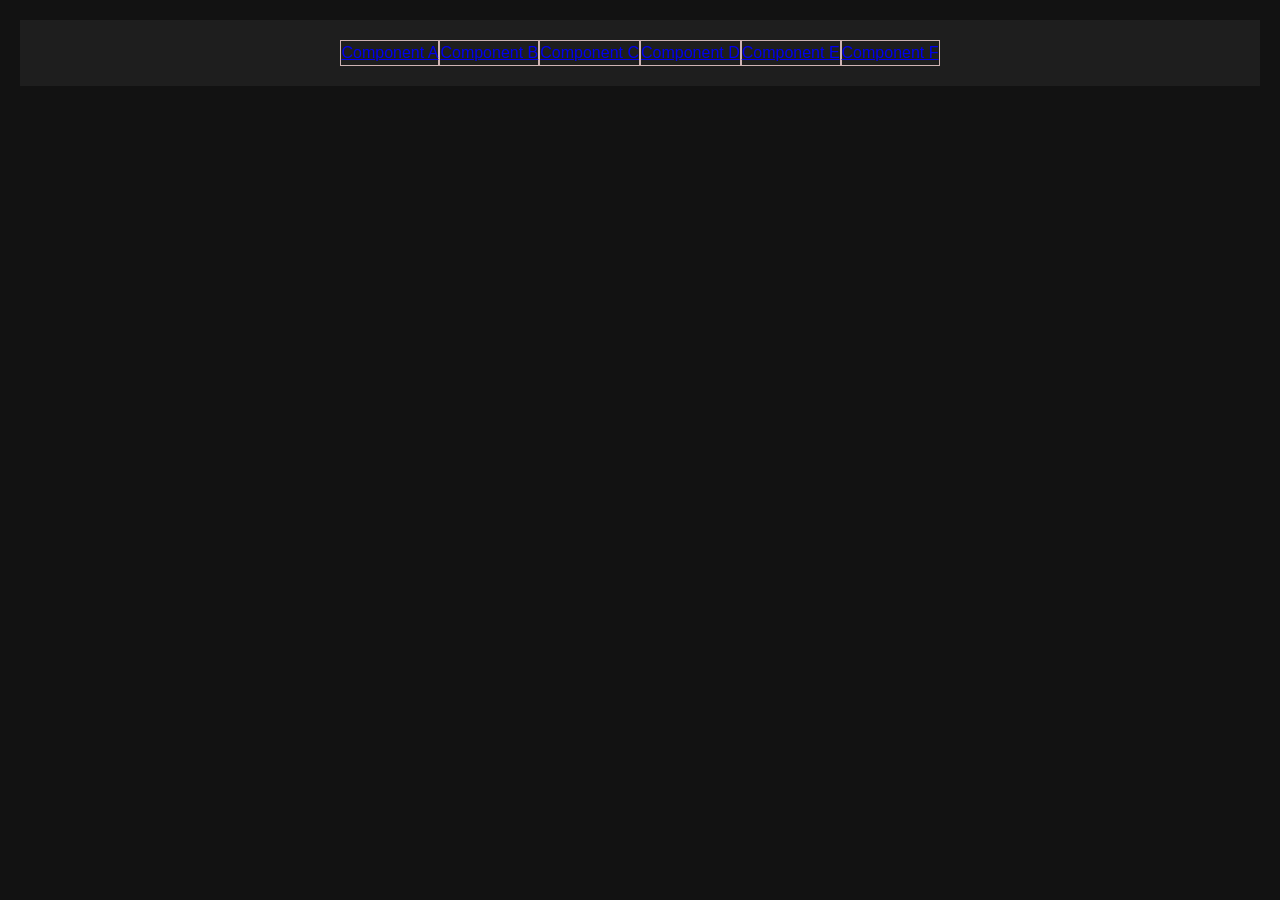
<file: index.html>
<!doctype html>
<html lang="en">

<head>
  <meta charset="UTF-8" />
  <meta name="viewport" content="width=device-width, initial-scale=1.0" />
  <title>JS - Responsive</title>
  <link rel="stylesheet" href="reset.css" />
  <link rel="stylesheet" href="styles.css" />
</head>

<body>
  <section class="ct-demo">
    <a href="./comp-a/">Component A</a>
    <a href="./comp-b/">Component B</a>
    <a href="./comp-c/">Component C</a>
    <a href="./comp-d/">Component D</a>
    <a href="./comp-e/">Component E</a>
    <a href="./comp-f/">Component F</a>
  </section>
</body>

</html>
</file>
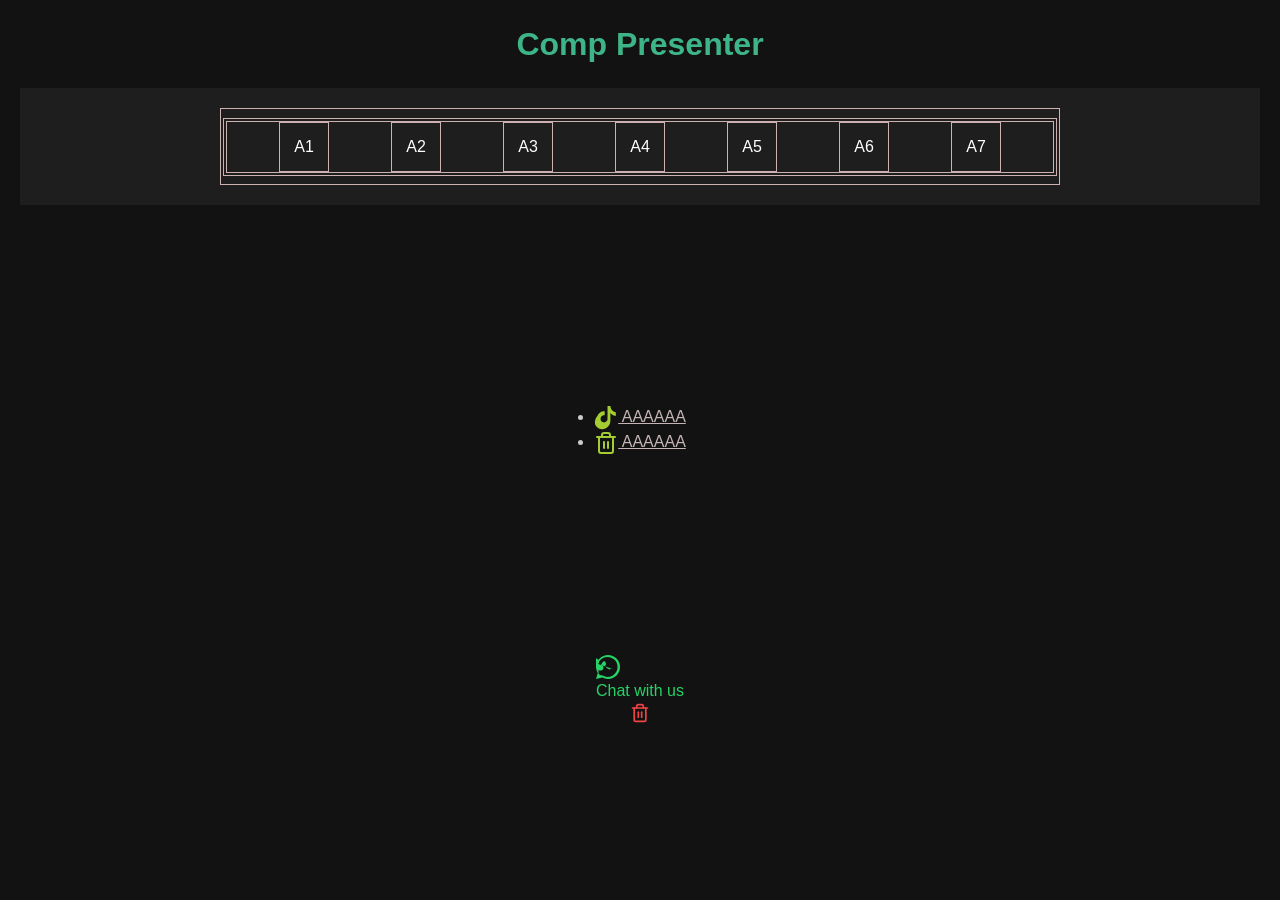
<file: comp-a/index.html>
<!doctype html>
<html lang="en">
  <head>
    <meta charset="UTF-8" />
    <meta name="viewport" content="width=device-width, initial-scale=1.0, maximum-scale=1.0, user-scalable=no, viewport-fit=cover" />
    <title>Comp Presenter</title>
    <link rel="stylesheet" href="../reset.css" />
    <link rel="stylesheet" href="../styles.css" />
    <link rel="stylesheet" href="style.css" />
  </head>
  <body>
    <header>
      <h1>Comp Presenter</h1>
    </header>
    <section class="ct-demo">
      <div class="snd-list-comp">
        <button
          type="button"
          class="snd-list-more"
          aria-label="More items"
          aria-expanded="false"
          popovertarget="snd-list-overflow"
          hidden
        >
          M
        </button>
        <div id="snd-list-overflow" class="snd-list-overflow" popover="auto"></div>
        <div class="snd-list-ct">
          <div class="snd-list">
            <div class="snd-list-item">A1</div>
            <div class="snd-list-item">A2</div>
            <div class="snd-list-item">A3</div>
            <div class="snd-list-item">A4</div>
            <div class="snd-list-item">A5</div>
            <div class="snd-list-item">A6</div>
            <div class="snd-list-item">A7</div>
          </div>
        </div>
      </div>
    </section>
    <div class="sep"></div>
    <ul class="clist" style="color: #ccc">
      <li>
        <a href="#" class="brand-tiktok" aria-label="TikTok Profile">
          <svg class="ui-icon">
            <use href="./sprite.svg#icon-tiktok" style="color: #a5cc32" />
          </svg>
          AAAAAA
        </a>
      </li>
      <li>
        <a href="#" class="brand-tiktok" aria-label="TikTok Profile">
          <svg class="ui-icon">
            <use href="./sprite.svg#icon-trash" style="color: #a5cc32" />
          </svg>
          AAAAAA
        </a>
      </li>
    </ul>
    <div class="sep"></div>
    <button
      style="color: #25d366; background: none; border: none; cursor: pointer"
    >
      <svg width="24" height="24">
        <use href="sprite.svg#icon-whatsapp"></use>
      </svg>
      <span>Chat with us</span>
    </button>

    <!-- Example: An active red delete icon -->
    <span style="color: #ef4444">
      <svg width="20" height="20">
        <use href="sprite.svg#icon-trash"></use>
      </svg>
    </span>
    <script type="module" src="main.js"></script>
  </body>
</html>
</file>
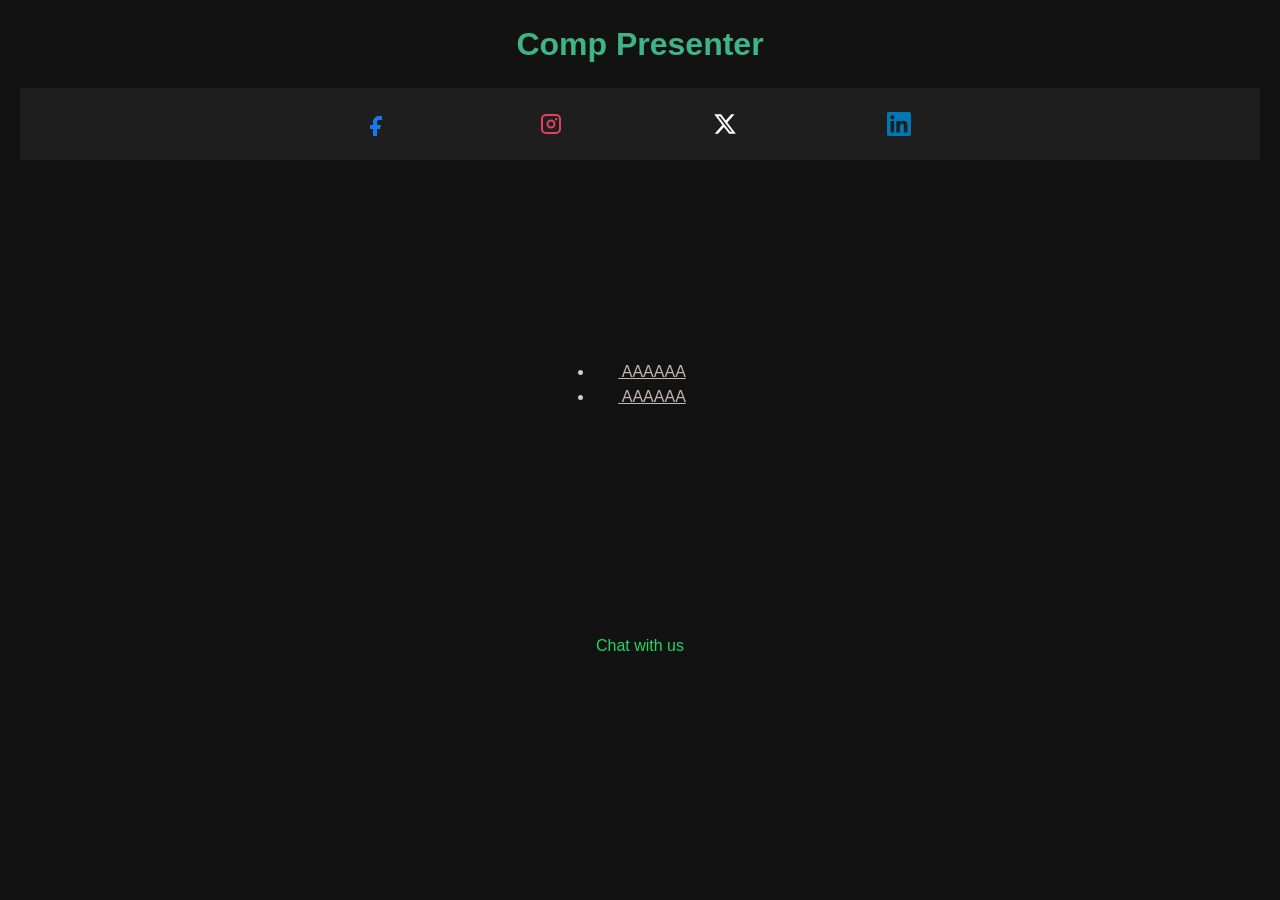
<file: comp-a01/index.html>
<!doctype html>
<html lang="en">
  <head>
    <meta charset="UTF-8" />
    <meta name="viewport" content="width=device-width, initial-scale=1.0, maximum-scale=1.0, user-scalable=no, viewport-fit=cover" />
    <title>Comp Presenter</title>
    <link rel="stylesheet" href="../reset.css" />
    <link rel="stylesheet" href="../styles.css" />
    <link rel="stylesheet" href="style.css" />
  </head>
  <body>
    <header>
      <h1>Comp Presenter</h1>
    </header>
    <section class="ct-demo">
      <div class="snd-list-comp">
        <button
          type="button"
          class="snd-list-more"
          aria-label="More items"
          aria-expanded="false"
          popovertarget="snd-list-overflow"
          hidden
        >
          <svg width="24" height="24" viewBox="0 0 24 24" aria-hidden="true" focusable="false">
            <use href="sprite.svg#morev"></use>
          </svg>
        </button>
        <div id="snd-list-overflow" class="snd-list-overflow" popover="auto"></div>
        <div class="snd-list-ct">
          <div class="snd-list"></div>
        </div>
      </div>
    </section>
    <div class="sep"></div>
    <ul class="clist" style="color: #ccc">
      <li>
        <a href="#" class="brand-tiktok" aria-label="TikTok Profile">
          <svg class="ui-icon">
            <use href="./sprite.svg#icon-tiktok" style="color: #a5cc32" />
          </svg>
          AAAAAA
        </a>
      </li>
      <li>
        <a href="#" class="brand-tiktok" aria-label="TikTok Profile">
          <svg class="ui-icon">
            <use href="./sprite.svg#icon-trash" style="color: #a5cc32" />
          </svg>
          AAAAAA
        </a>
      </li>
    </ul>
    <div class="sep"></div>
    <button
      style="color: #25d366; background: none; border: none; cursor: pointer"
    >
      <svg width="24" height="24">
        <use href="sprite.svg#icon-whatsapp"></use>
      </svg>
      <span>Chat with us</span>
    </button>

    <!-- Example: An active red delete icon -->
    <span style="color: #ef4444">
      <svg width="20" height="20">
        <use href="sprite.svg#icon-trash"></use>
      </svg>
    </span>
    <script type="module" src="main.js"></script>
  </body>
</html>
</file>
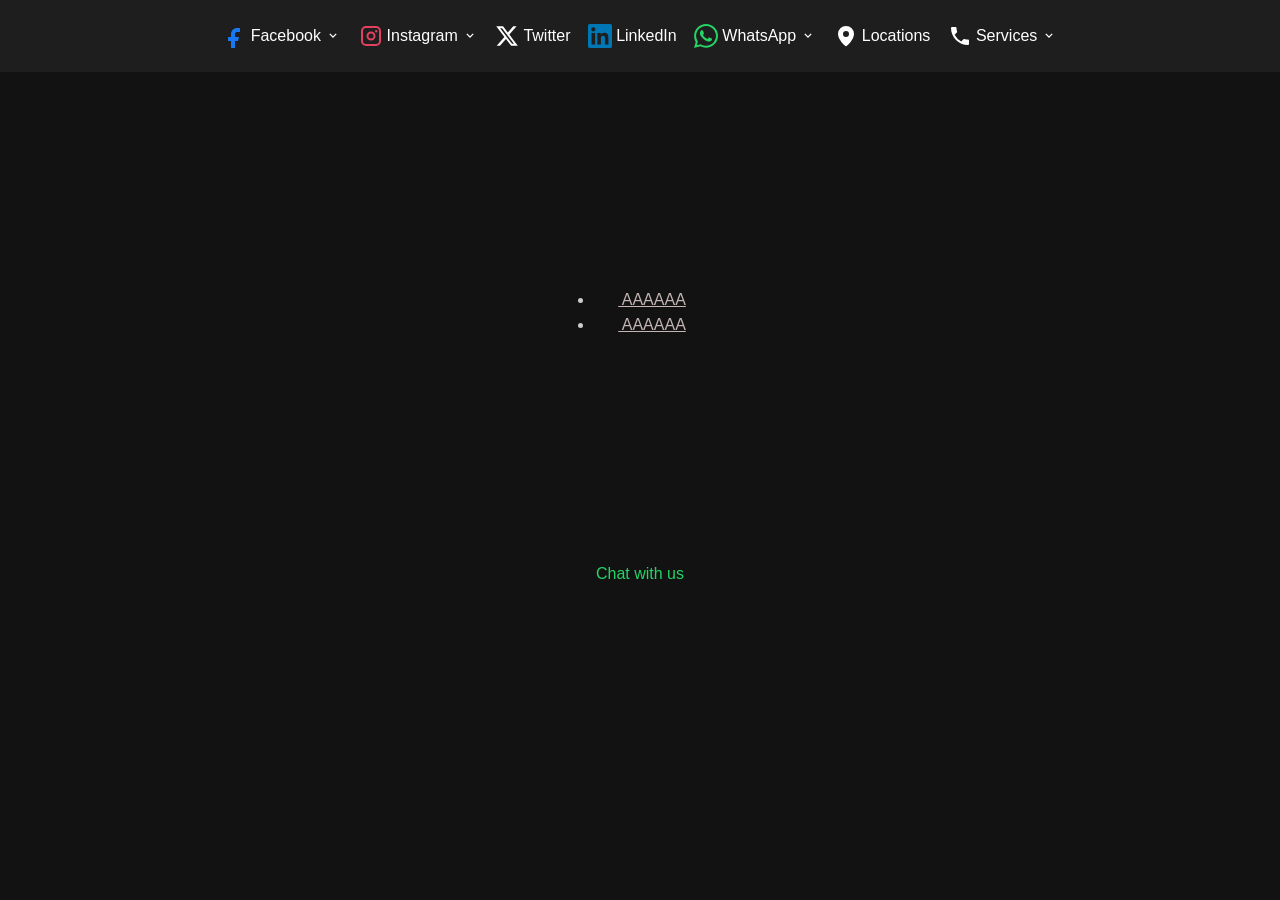
<file: comp-b/index.html>
<!doctype html>
<html lang="en">
  <head>
    <meta charset="UTF-8" />
    <meta name="viewport" content="width=device-width, initial-scale=1.0, maximum-scale=1.0, user-scalable=no, viewport-fit=cover" />
    <title>Comp Presenter</title>
    <link rel="stylesheet" href="../reset.css" />
    <link rel="stylesheet" href="../styles.css" />
    <link rel="stylesheet" href="style.css" />
  </head>
  <body>
    <header>
      <h1>Comp Presenter</h1>
    </header>
    <section class="ct-demo">
      <div class="snd-list-comp">
        <button
          type="button"
          class="snd-list-hamburger"
          aria-label="Open menu"
          aria-expanded="false"
          popovertarget="snd-menu-drawer"
        >
          <svg width="24" height="24" viewBox="0 0 24 24" aria-hidden="true" focusable="false">
            <use href="sprite.svg#hamburger"></use>
          </svg>
        </button>
        <div id="snd-menu-drawer" class="snd-menu-drawer" popover="auto"></div>
        <button
          type="button"
          class="snd-list-more"
          aria-label="More items"
          aria-expanded="false"
          popovertarget="snd-list-overflow"
          hidden
        >
          <svg width="24" height="24" viewBox="0 0 24 24" aria-hidden="true" focusable="false">
            <use href="sprite.svg#morev"></use>
          </svg>
        </button>
        <div id="snd-list-overflow" class="snd-list-overflow" popover="auto"></div>
        <div class="snd-list-ct">
          <nav class="snd-list" aria-label="Main menu"></nav>
        </div>
      </div>
    </section>
    <div class="sep"></div>
    <ul class="clist" style="color: #ccc">
      <li>
        <a href="#" class="brand-tiktok" aria-label="TikTok Profile">
          <svg class="ui-icon">
            <use href="./sprite.svg#icon-tiktok" style="color: #a5cc32" />
          </svg>
          AAAAAA
        </a>
      </li>
      <li>
        <a href="#" class="brand-tiktok" aria-label="TikTok Profile">
          <svg class="ui-icon">
            <use href="./sprite.svg#icon-trash" style="color: #a5cc32" />
          </svg>
          AAAAAA
        </a>
      </li>
    </ul>
    <div class="sep"></div>
    <button
      style="color: #25d366; background: none; border: none; cursor: pointer"
    >
      <svg width="24" height="24">
        <use href="sprite.svg#icon-whatsapp"></use>
      </svg>
      <span>Chat with us</span>
    </button>

    <!-- Example: An active red delete icon -->
    <span style="color: #ef4444">
      <svg width="20" height="20">
        <use href="sprite.svg#icon-trash"></use>
      </svg>
    </span>
    <script type="module" src="main.js"></script>
  </body>
</html>
</file>
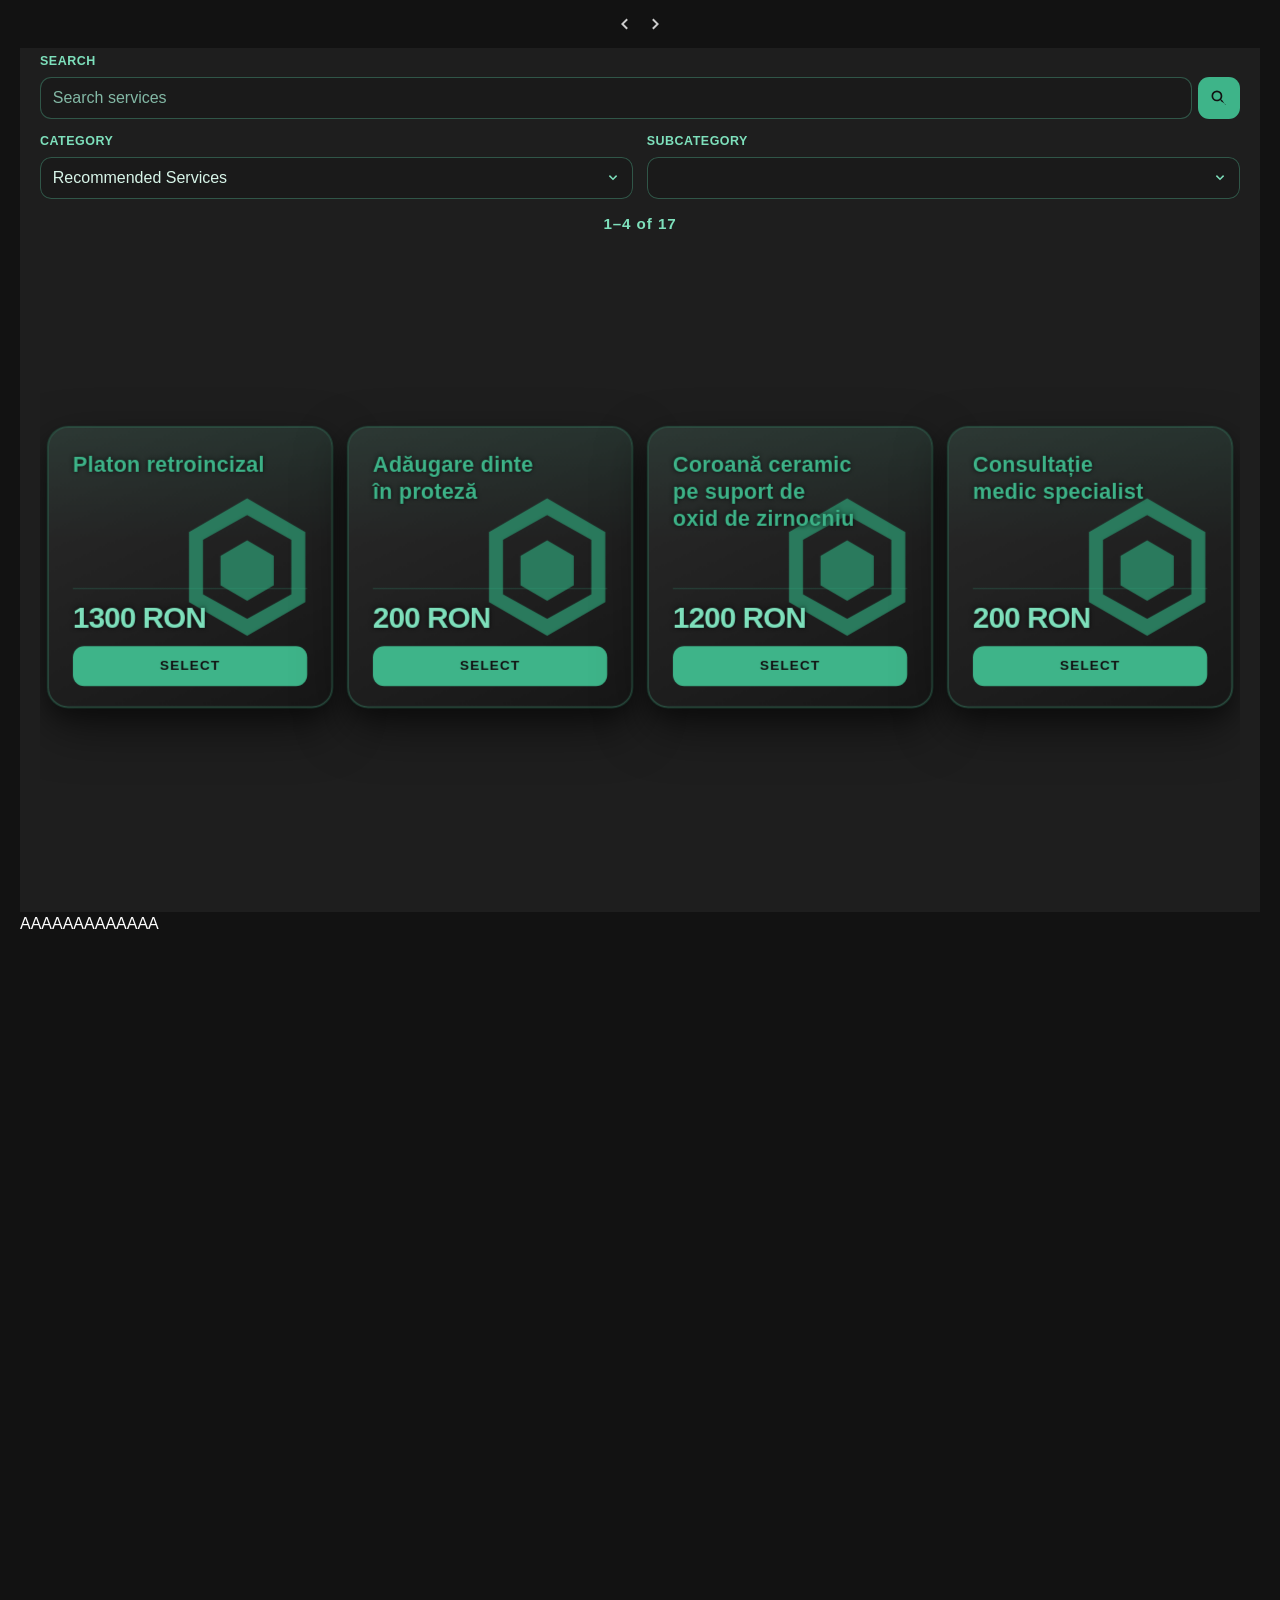
<file: comp-e/index.html>
<!doctype html>
<html lang="en">
  <head>
    <meta charset="UTF-8" />
    <meta name="viewport" content="width=device-width, initial-scale=1.0, maximum-scale=1.0, user-scalable=no, viewport-fit=cover" />
    <title>Comp Presenter</title>
    <link rel="stylesheet" href="../../reset.css" />
    <link rel="stylesheet" href="../../styles.css" />
    <link rel="stylesheet" href="style.css" />
  </head>
  <body>
    <header>
      <button class="left-button" type="button" aria-label="Previous">
        <svg width="24" height="24" viewBox="0 0 24 24" aria-hidden="true" focusable="false">
          <use href="#icon-left" fill="currentColor"></use>
        </svg>
      </button>
      <button class="right-button" type="button" aria-label="Next">
        <svg width="24" height="24" viewBox="0 0 24 24" aria-hidden="true" focusable="false">
          <use href="#icon-right" fill="currentColor"></use>
        </svg>
      </button>
    </header>
    <section class="ct-demo">
      <div class="ct-card-all">
        <div class="ct-card-all-header">
          <div class="ct-card-all-header-controls">
            <div class="ct-card-all-search">
              <form class="ct-search" role="search">
                <label class="ct-field-label" for="ct-search-input">Search</label>
                <div class="ct-search-row">
                  <input
                    id="ct-search-input"
                    class="ct-search-input"
                    type="search"
                    name="q"
                    placeholder="Search services"
                    autocomplete="off"
                    spellcheck="false"
                    role="combobox"
                    aria-autocomplete="list"
                    aria-controls="ct-search-list"
                    aria-expanded="false"
                    aria-haspopup="listbox"
                  />
                  <button class="ct-search-submit" type="submit" aria-label="Search">
                    <svg width="20" height="20" viewBox="0 0 24 24" aria-hidden="true" focusable="false">
                      <use href="#icon-search" fill="currentColor"></use>
                    </svg>
                  </button>
                </div>
              </form>
              <ul id="ct-search-list" class="ct-search-panel" role="listbox" hidden></ul>
            </div>
            <div class="ct-card-all-combo">
              <label class="ct-field-label" for="ct-combo-category">Category</label>
              <select class="ct-combo" id="ct-combo-category" name="category">
                <option value="recommended" selected>Recommended Services</option>
              </select>
            </div>
            <div class="ct-card-all-combo">
              <label class="ct-field-label" for="ct-combo-subcategory">Subcategory</label>
              <select class="ct-combo" id="ct-combo-subcategory" name="subcategory">
                <option value="" selected></option>
              </select>
            </div>
          </div>
          <div class="ct-card-all-header-position">
            <p id="ct-nav-position" class="ct-nav-position" role="status" aria-live="polite" aria-atomic="true">1 of 17</p>
          </div>
        </div>
        <div class="ct-card-all-main">
          <div class="ct-card">
            <div class="ct-card-inner">
              <div class="ct-card-front-face">
                <svg class="ct-card-bg" width="160" height="160" viewBox="0 0 24 24" aria-hidden="true" focusable="false">
                  <use href="#icon-generic" fill="currentColor"></use>
                </svg>
                <h2 class="ct-card-title">Standard Plan</h2>
                <div class="ct-card-foot">
                  <p class="ct-card-price">$49</p>
                  <button class="ct-card-select" type="button">Select</button>
                </div>
              </div>
              <div class="ct-card-back-face" aria-hidden="true">
                <svg class="ct-card-bg" width="160" height="160" viewBox="0 0 24 24" aria-hidden="true" focusable="false">
                  <use href="#icon-generic" fill="currentColor"></use>
                </svg>
                <h2 class="ct-card-title">Plus Plan</h2>
                <div class="ct-card-foot">
                  <p class="ct-card-price">$79</p>
                  <button class="ct-card-select" type="button" tabindex="-1">Select</button>
                </div>
              </div>
            </div>
          </div>
        </div>
      </div>
    </section>
    <div class="sep"></div>
    <div class="sep-min"></div>
    <div class="sep"></div>
    <div class="ctmy">
      AAAAAAAAAAAAA
    </div>
    <svg class="icon-sprite" xmlns="http://www.w3.org/2000/svg" width="0" height="0" aria-hidden="true" focusable="false">
      <symbol id="icon-left" viewBox="0 0 24 24" fill="none">
        <path d="M14.5 6.5 9 12l5.5 5.5 1.4-1.4L11.8 12 15.9 7.9 14.5 6.5Z" fill="currentColor" />
      </symbol>
      <symbol id="icon-right" viewBox="0 0 24 24" fill="none">
        <path d="M9.5 6.5 15 12l-5.5 5.5-1.4-1.4L12.2 12 8.1 7.9 9.5 6.5Z" fill="currentColor" />
      </symbol>
      <symbol id="icon-generic" viewBox="0 0 24 24" fill="none">
        <path d="M12 2.2 20.3 7v10L12 21.8 3.7 17V7L12 2.2Zm0 2.4L5.7 8.1v7.8L12 19.4l6.3-3.5V8.1L12 4.6Z" fill="currentColor" />
        <path d="M12 8.2 15.8 10.4v4.2L12 16.8 8.2 14.6v-4.2L12 8.2Z" fill="currentColor" />
      </symbol>
      <symbol id="icon-search" viewBox="0 0 24 24" fill="none">
        <path d="M15.5 14h-.79l-.28-.27A6.47 6.47 0 0 0 16 9.5 6.5 6.5 0 1 0 9.5 16c1.61 0 3.09-.59 4.23-1.57l.27.28v.79L20 19.49 19.49 20 15.5 14Zm-6 0C7.01 14 5 11.99 5 9.5S7.01 5 9.5 5 14 7.01 14 9.5 11.99 14 9.5 14Z" fill="currentColor" />
      </symbol>
    </svg>
    <script type="module" src="main.js"></script>
  </body>
</html>
</file>
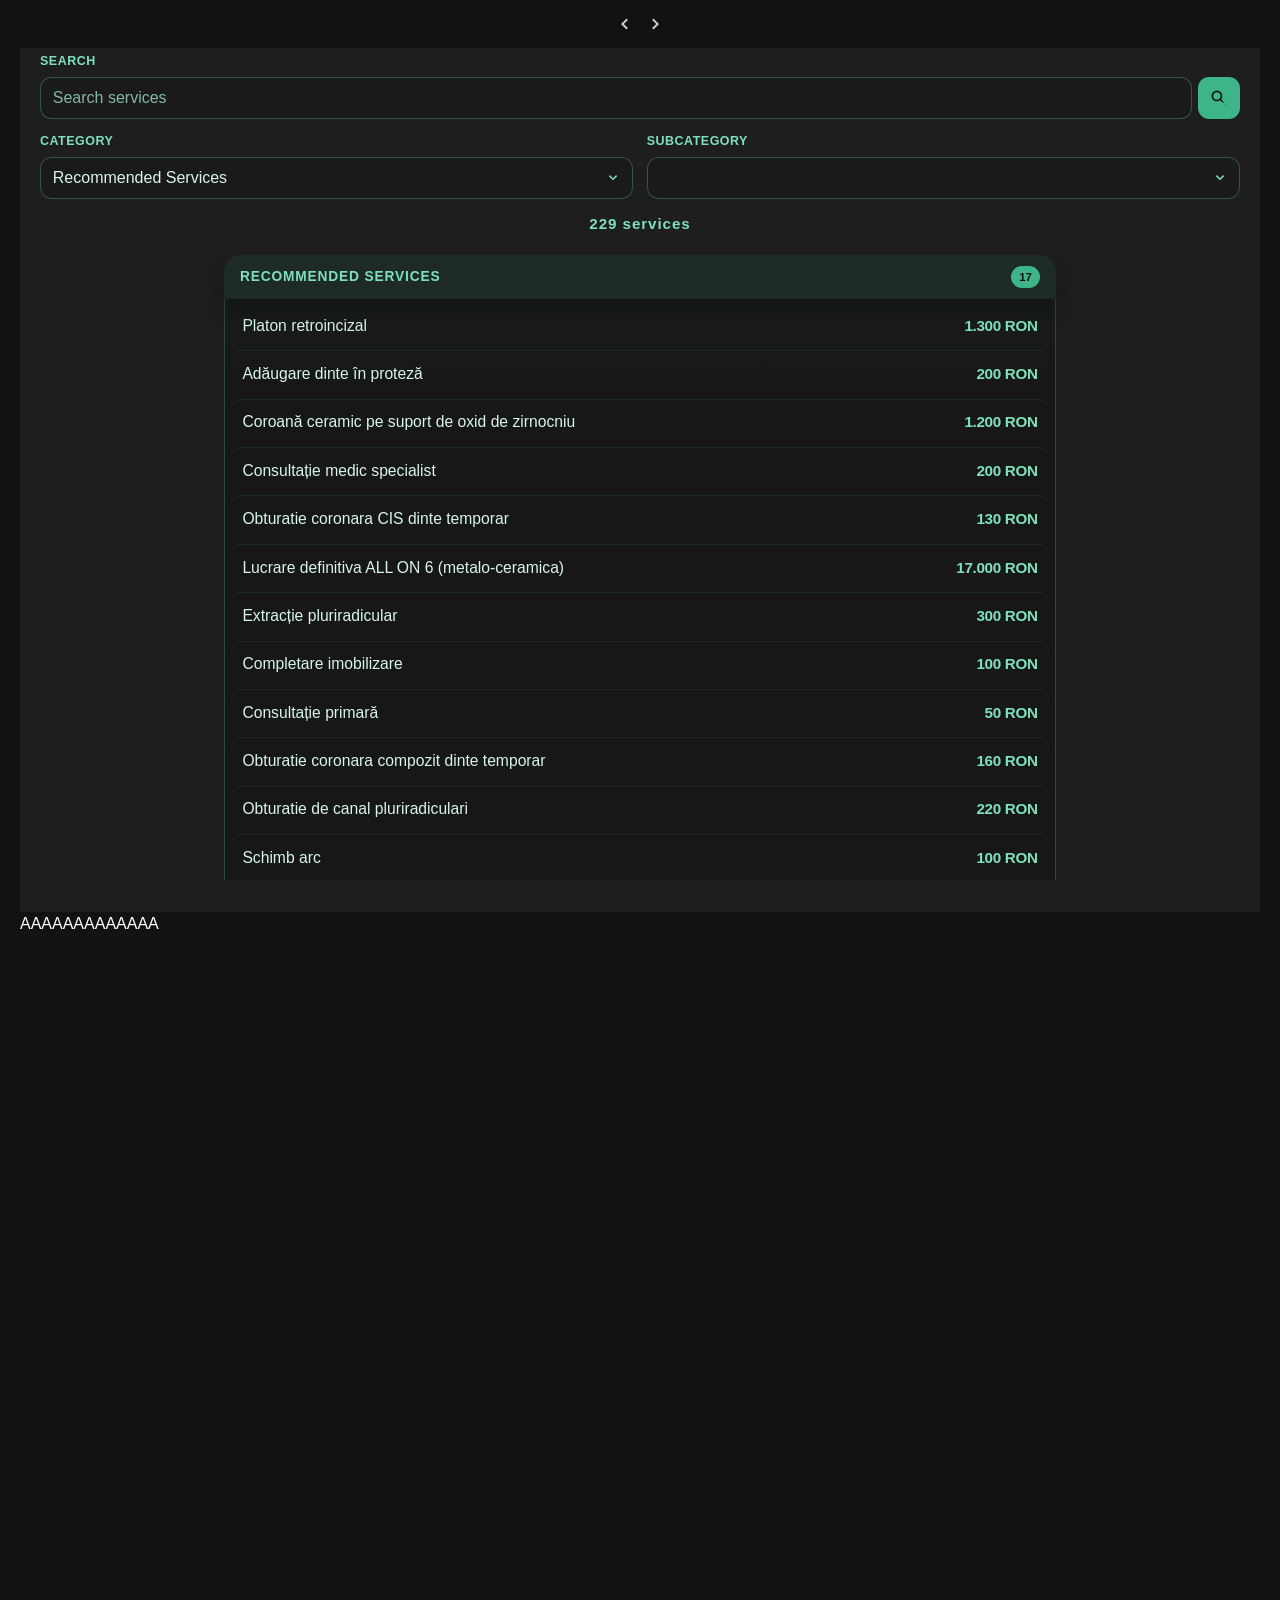
<file: comp-f/index.html>
<!doctype html>
<html lang="en">
  <head>
    <meta charset="UTF-8" />
    <meta name="viewport" content="width=device-width, initial-scale=1.0, maximum-scale=1.0, user-scalable=no, viewport-fit=cover" />
    <title>Comp Presenter</title>
    <link rel="stylesheet" href="../../reset.css" />
    <link rel="stylesheet" href="../../styles.css" />
    <link rel="stylesheet" href="style.css" />
  </head>
  <body>
    <header>
      <button class="left-button" type="button" aria-label="Previous">
        <svg width="24" height="24" viewBox="0 0 24 24" aria-hidden="true" focusable="false">
          <use href="#icon-left" fill="currentColor"></use>
        </svg>
      </button>
      <button class="right-button" type="button" aria-label="Next">
        <svg width="24" height="24" viewBox="0 0 24 24" aria-hidden="true" focusable="false">
          <use href="#icon-right" fill="currentColor"></use>
        </svg>
      </button>
    </header>
    <section class="ct-demo">
      <div class="ct-card-all">
        <div class="ct-card-all-header">
          <div class="ct-card-all-header-controls">
            <div class="ct-card-all-search">
              <form class="ct-search" role="search">
                <label class="ct-field-label" for="ct-search-input">Search</label>
                <div class="ct-search-row">
                  <input
                    id="ct-search-input"
                    class="ct-search-input"
                    type="search"
                    name="q"
                    placeholder="Search services"
                    autocomplete="off"
                    spellcheck="false"
                    role="combobox"
                    aria-autocomplete="list"
                    aria-controls="ct-search-list"
                    aria-expanded="false"
                    aria-haspopup="listbox"
                  />
                  <button class="ct-search-submit" type="submit" aria-label="Search">
                    <svg width="20" height="20" viewBox="0 0 24 24" aria-hidden="true" focusable="false">
                      <use href="#icon-search" fill="currentColor"></use>
                    </svg>
                  </button>
                </div>
              </form>
              <ul id="ct-search-list" class="ct-search-panel" role="listbox" hidden></ul>
            </div>
            <div class="ct-card-all-combo">
              <label class="ct-field-label" for="ct-combo-category">Category</label>
              <select class="ct-combo" id="ct-combo-category" name="category">
                <option value="recommended" selected>Recommended Services</option>
              </select>
            </div>
            <div class="ct-card-all-combo">
              <label class="ct-field-label" for="ct-combo-subcategory">Subcategory</label>
              <select class="ct-combo" id="ct-combo-subcategory" name="subcategory">
                <option value="" selected></option>
              </select>
            </div>
          </div>
          <div class="ct-card-all-header-position">
            <p id="ct-nav-position" class="ct-nav-position" role="status" aria-live="polite" aria-atomic="true">0 services</p>
          </div>
        </div>
        <div class="ct-card-all-main">
          <div class="ct-serv-list" id="ct-serv-list"></div>
        </div>
      </div>
    </section>
    <div class="sep"></div>
    <div class="sep-min"></div>
    <div class="sep"></div>
    <div class="ctmy">
      AAAAAAAAAAAAA
    </div>
    <svg class="icon-sprite" xmlns="http://www.w3.org/2000/svg" width="0" height="0" aria-hidden="true" focusable="false">
      <symbol id="icon-left" viewBox="0 0 24 24" fill="none">
        <path d="M14.5 6.5 9 12l5.5 5.5 1.4-1.4L11.8 12 15.9 7.9 14.5 6.5Z" fill="currentColor" />
      </symbol>
      <symbol id="icon-right" viewBox="0 0 24 24" fill="none">
        <path d="M9.5 6.5 15 12l-5.5 5.5-1.4-1.4L12.2 12 8.1 7.9 9.5 6.5Z" fill="currentColor" />
      </symbol>
      <symbol id="icon-generic" viewBox="0 0 24 24" fill="none">
        <path d="M12 2.2 20.3 7v10L12 21.8 3.7 17V7L12 2.2Zm0 2.4L5.7 8.1v7.8L12 19.4l6.3-3.5V8.1L12 4.6Z" fill="currentColor" />
        <path d="M12 8.2 15.8 10.4v4.2L12 16.8 8.2 14.6v-4.2L12 8.2Z" fill="currentColor" />
      </symbol>
      <symbol id="icon-search" viewBox="0 0 24 24" fill="none">
        <path d="M15.5 14h-.79l-.28-.27A6.47 6.47 0 0 0 16 9.5 6.5 6.5 0 1 0 9.5 16c1.61 0 3.09-.59 4.23-1.57l.27.28v.79L20 19.49 19.49 20 15.5 14Zm-6 0C7.01 14 5 11.99 5 9.5S7.01 5 9.5 5 14 7.01 14 9.5 11.99 14 9.5 14Z" fill="currentColor" />
      </symbol>
    </svg>
    <script type="module" src="main.js"></script>
  </body>
</html>
</file>
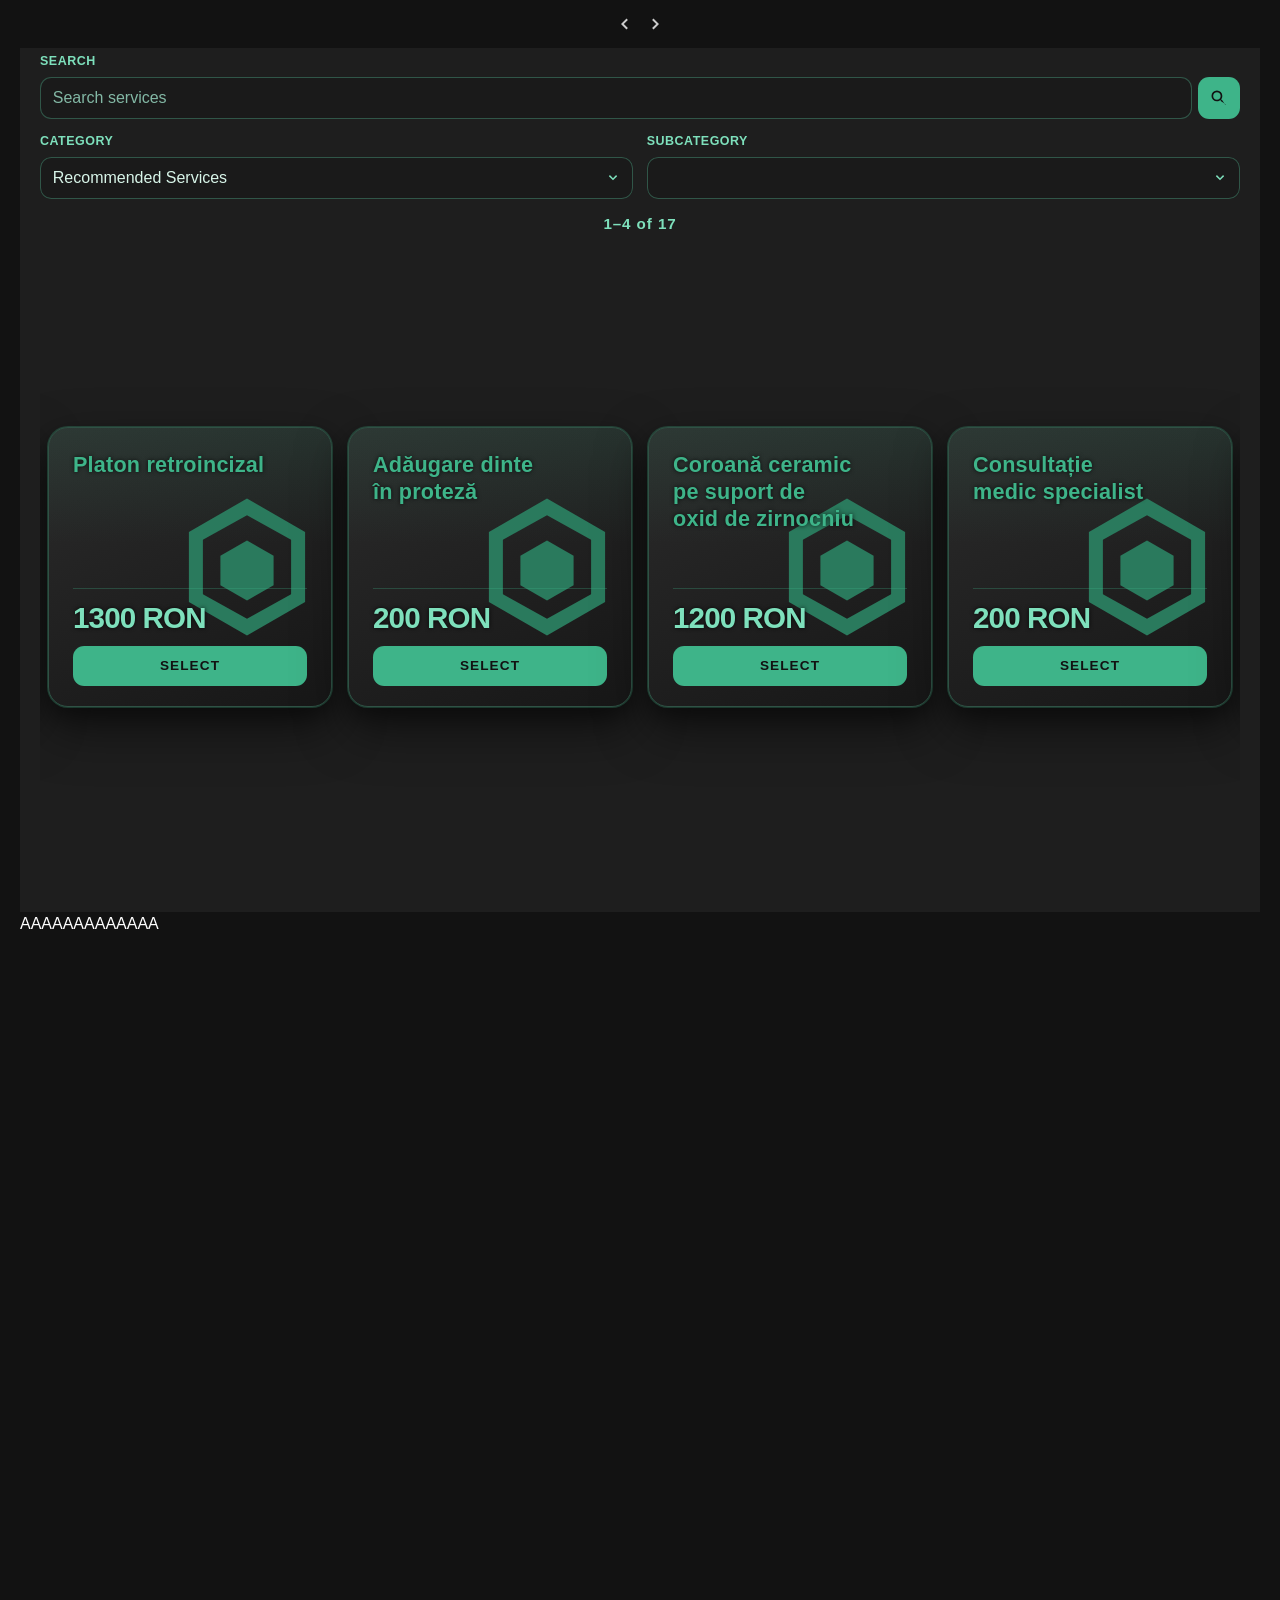
<file: comp-slider/index.html>
<!doctype html>
<html lang="en">
  <head>
    <meta charset="UTF-8" />
    <meta name="viewport" content="width=device-width, initial-scale=1.0, maximum-scale=1.0, user-scalable=no, viewport-fit=cover" />
    <title>Comp Presenter</title>
    <link rel="stylesheet" href="../../reset.css" />
    <link rel="stylesheet" href="../../styles.css" />
    <link rel="stylesheet" href="style.css" />
  </head>
  <body>
    <header>
      <button class="left-button" type="button" aria-label="Previous">
        <svg width="24" height="24" viewBox="0 0 24 24" aria-hidden="true" focusable="false">
          <use href="#icon-left" fill="currentColor"></use>
        </svg>
      </button>
      <button class="right-button" type="button" aria-label="Next">
        <svg width="24" height="24" viewBox="0 0 24 24" aria-hidden="true" focusable="false">
          <use href="#icon-right" fill="currentColor"></use>
        </svg>
      </button>
    </header>
    <section class="ct-demo">
      <div class="ct-card-all">
        <div class="ct-card-all-header">
          <div class="ct-card-all-header-controls">
            <div class="ct-card-all-search">
              <form class="ct-search" role="search">
                <label class="ct-field-label" for="ct-search-input">Search</label>
                <div class="ct-search-row">
                  <input
                    id="ct-search-input"
                    class="ct-search-input"
                    type="search"
                    name="q"
                    placeholder="Search services"
                    autocomplete="off"
                    spellcheck="false"
                    role="combobox"
                    aria-autocomplete="list"
                    aria-controls="ct-search-list"
                    aria-expanded="false"
                    aria-haspopup="listbox"
                  />
                  <button class="ct-search-submit" type="submit" aria-label="Search">
                    <svg width="20" height="20" viewBox="0 0 24 24" aria-hidden="true" focusable="false">
                      <use href="#icon-search" fill="currentColor"></use>
                    </svg>
                  </button>
                </div>
              </form>
              <ul id="ct-search-list" class="ct-search-panel" role="listbox" hidden></ul>
            </div>
            <div class="ct-card-all-combo">
              <label class="ct-field-label" for="ct-combo-category">Category</label>
              <select class="ct-combo" id="ct-combo-category" name="category">
                <option value="recommended" selected>Recommended Services</option>
              </select>
            </div>
            <div class="ct-card-all-combo">
              <label class="ct-field-label" for="ct-combo-subcategory">Subcategory</label>
              <select class="ct-combo" id="ct-combo-subcategory" name="subcategory">
                <option value="" selected></option>
              </select>
            </div>
          </div>
          <div class="ct-card-all-header-position">
            <p id="ct-nav-position" class="ct-nav-position" role="status" aria-live="polite" aria-atomic="true">1 of 17</p>
          </div>
        </div>
        <div class="ct-card-all-main">
          <div class="ct-slider" tabindex="-1" aria-roledescription="carousel" aria-label="Services">
            <div class="ct-slider-container">
              <ul class="ct-slider-items">
                <li class="ct-slider-item">
                  <div class="ct-card">
                    <div class="ct-card-inner">
                      <div class="ct-card-front-face">
                        <svg class="ct-card-bg" width="160" height="160" viewBox="0 0 24 24" aria-hidden="true" focusable="false">
                          <use href="#icon-generic" fill="currentColor"></use>
                        </svg>
                        <h2 class="ct-card-title">Standard Plan</h2>
                        <div class="ct-card-foot">
                          <p class="ct-card-price">$49</p>
                          <button class="ct-card-select" type="button">Select</button>
                        </div>
                      </div>
                    </div>
                  </div>
                </li>
              </ul>
            </div>
          </div>
        </div>
      </div>
    </section>
    <div class="sep"></div>
    <div class="sep-min"></div>
    <div class="sep"></div>
    <div class="ctmy">
      AAAAAAAAAAAAA
    </div>
    <svg class="icon-sprite" xmlns="http://www.w3.org/2000/svg" width="0" height="0" aria-hidden="true" focusable="false">
      <symbol id="icon-left" viewBox="0 0 24 24" fill="none">
        <path d="M14.5 6.5 9 12l5.5 5.5 1.4-1.4L11.8 12 15.9 7.9 14.5 6.5Z" fill="currentColor" />
      </symbol>
      <symbol id="icon-right" viewBox="0 0 24 24" fill="none">
        <path d="M9.5 6.5 15 12l-5.5 5.5-1.4-1.4L12.2 12 8.1 7.9 9.5 6.5Z" fill="currentColor" />
      </symbol>
      <symbol id="icon-generic" viewBox="0 0 24 24" fill="none">
        <path d="M12 2.2 20.3 7v10L12 21.8 3.7 17V7L12 2.2Zm0 2.4L5.7 8.1v7.8L12 19.4l6.3-3.5V8.1L12 4.6Z" fill="currentColor" />
        <path d="M12 8.2 15.8 10.4v4.2L12 16.8 8.2 14.6v-4.2L12 8.2Z" fill="currentColor" />
      </symbol>
      <symbol id="icon-search" viewBox="0 0 24 24" fill="none">
        <path d="M15.5 14h-.79l-.28-.27A6.47 6.47 0 0 0 16 9.5 6.5 6.5 0 1 0 9.5 16c1.61 0 3.09-.59 4.23-1.57l.27.28v.79L20 19.49 19.49 20 15.5 14Zm-6 0C7.01 14 5 11.99 5 9.5S7.01 5 9.5 5 14 7.01 14 9.5 11.99 14 9.5 14Z" fill="currentColor" />
      </symbol>
    </svg>
    <script type="module" src="main.js"></script>
  </body>
</html>
</file>
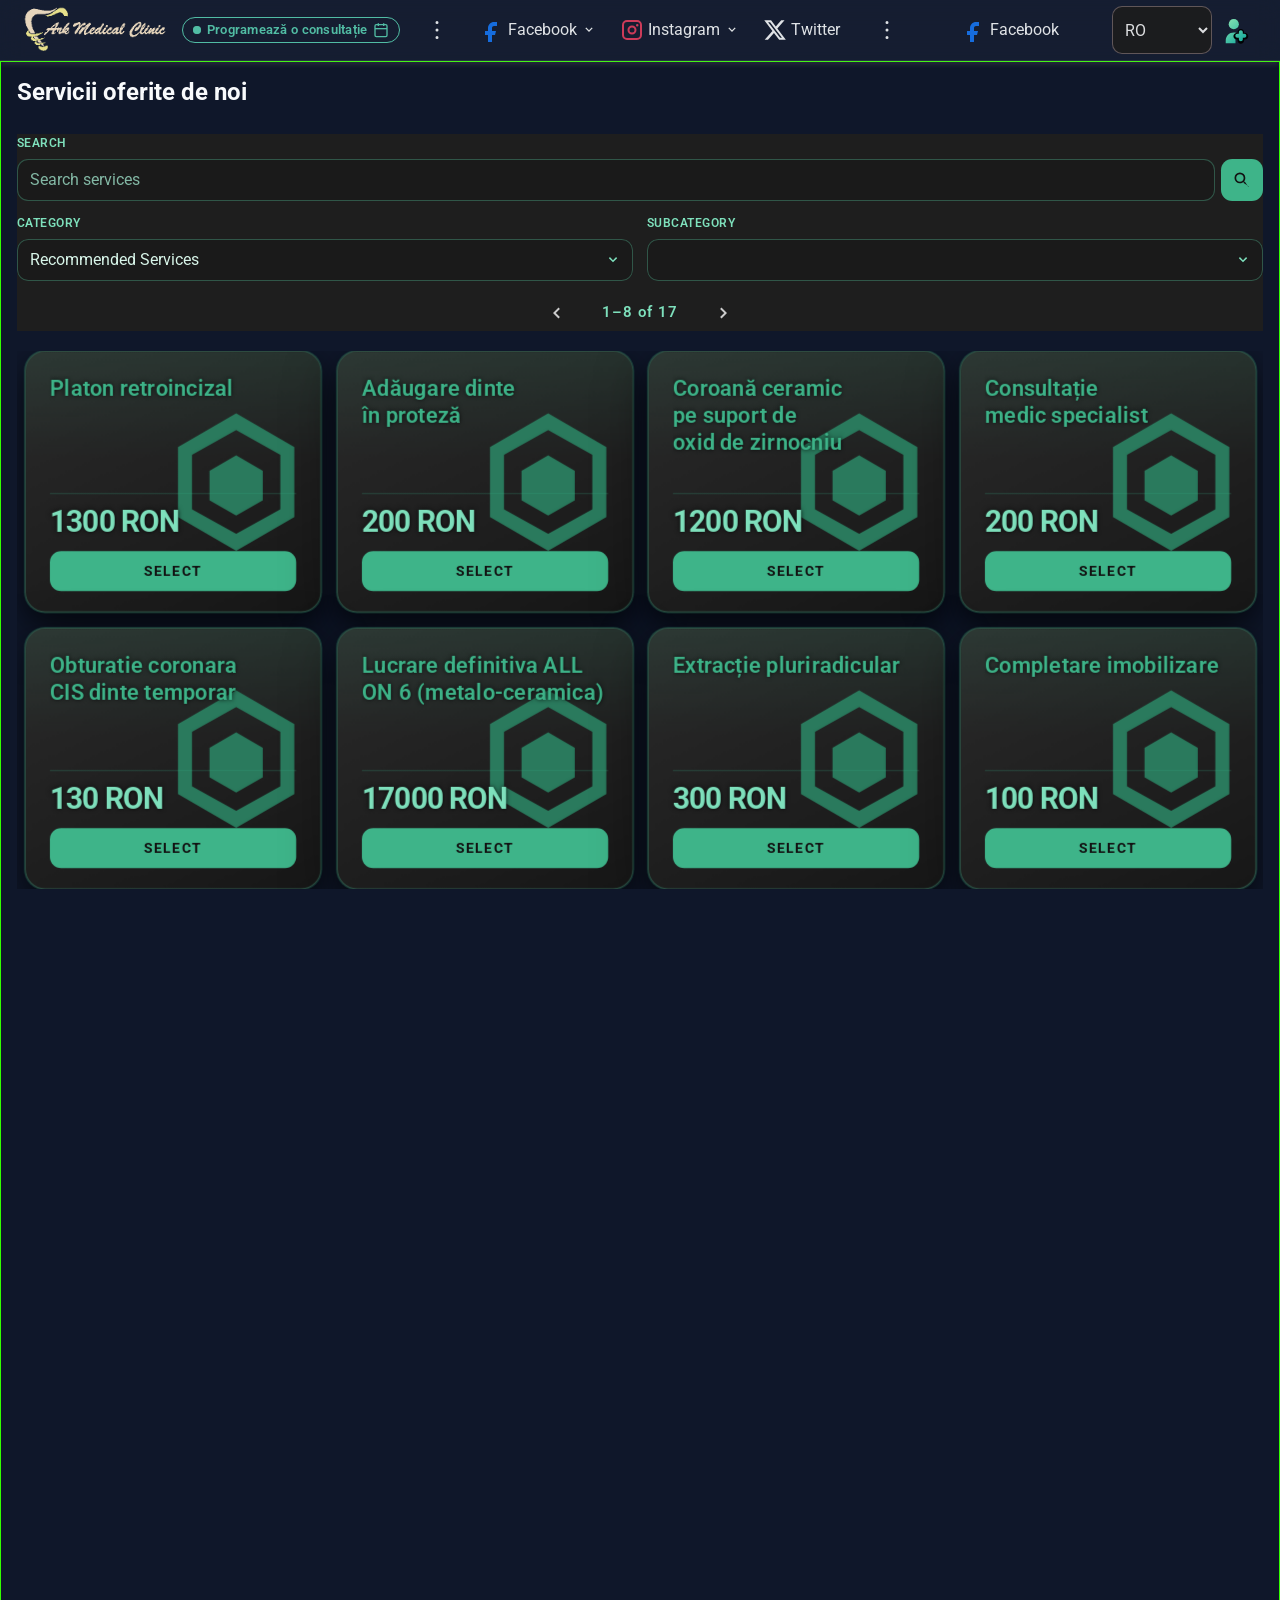
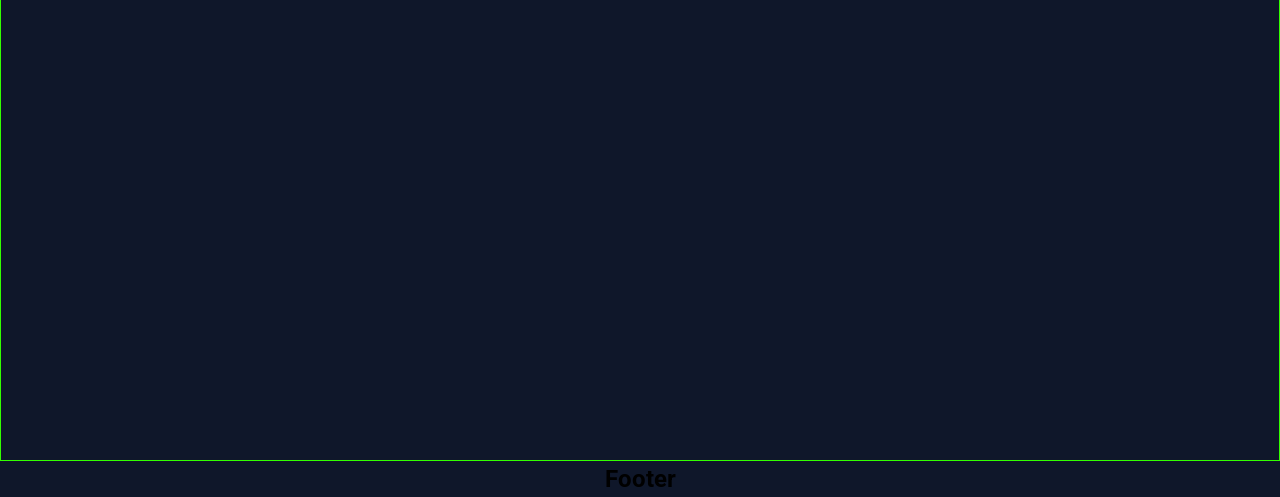
<file: layout/index.html>
<!DOCTYPE html>
<html lang="ro">
<head>
    <meta charset="UTF-8">
    <meta name="viewport" content="width=device-width, initial-scale=1.0">
    <link rel="preconnect" href="https://fonts.googleapis.com">
    <link rel="preconnect" href="https://fonts.gstatic.com" crossorigin>
    <link href="https://fonts.googleapis.com/css2?family=Roboto:wght@400;600;700&display=swap" rel="stylesheet">
    <link rel="stylesheet" href="reset.css">
    <link rel="stylesheet" href="styles.css">
    <title>Document</title>
</head>
<body>
    <header>
        <section class="header-top">
            <div class="snd-ct-logo">
                <div class="snd-ct-logo-min">
                    <img src="./assets/logo_min.png" alt="Ark Medical Clinic" width="111" height="112">
                </div>
                <div class="snd-ct-logo-max">
                    <img src="./assets/logo.png" alt="Ark Medical Clinic" width="390" height="125">
                </div>
            </div>
            <div class="snd-ct-consultation">

                <button type="button" class="btn-appointment" aria-label="Programează o consultație">
                    <span class="status-indicator">
                      <span class="status-dot"></span>
                      <span class="status-pulse"></span>
                    </span>
                    <span class="btn-text">Programează o consultație</span>
                    <svg class="btn-icon" viewBox="0 0 24 24" fill="none" stroke="currentColor" stroke-width="2">
                      <rect x="3" y="4" width="18" height="18" rx="2" ry="2"></rect>
                      <line x1="16" y1="2" x2="16" y2="6"></line>
                      <line x1="8" y1="2" x2="8" y2="6"></line>
                      <line x1="3" y1="10" x2="21" y2="10"></line>
                    </svg>
                  </button>

            </div>
            <div class="snd-ct-menu">
                <div class="snd-list-comp">
                    <button
                        type="button"
                        class="snd-list-hamburger"
                        aria-label="Open menu"
                        aria-expanded="false"
                        popovertarget="snd-menu-drawer"
                    >
                        <svg width="24" height="24" viewBox="0 0 24 24" aria-hidden="true" focusable="false">
                            <use href="sprite.svg#hamburger"></use>
                        </svg>
                    </button>
                    <div id="snd-menu-drawer" class="snd-menu-drawer" popover="auto"></div>
                    <button
                        type="button"
                        class="snd-list-more"
                        aria-label="More items"
                        aria-expanded="false"
                        popovertarget="snd-list-overflow"
                        hidden
                    >
                        <svg width="24" height="24" viewBox="0 0 24 24" aria-hidden="true" focusable="false">
                            <use href="sprite.svg#morev"></use>
                        </svg>
                    </button>
                    <div id="snd-list-overflow" class="snd-list-overflow" popover="auto"></div>
                    <div class="snd-list-ct">
                        <nav class="snd-list" aria-label="Main menu"></nav>
                    </div>
                </div>
            </div>
            <div class="snd-ct-icons">
                <div class="snd-list-comp">
                    <button
                        type="button"
                        class="snd-list-more"
                        aria-label="More items"
                        aria-expanded="false"
                        popovertarget="snd-icons-overflow"
                        hidden
                    >
                        <svg width="24" height="24" viewBox="0 0 24 24" aria-hidden="true" focusable="false">
                            <use href="sprite.svg#morev"></use>
                        </svg>
                    </button>
                    <div id="snd-icons-overflow" class="snd-list-overflow" popover="auto"></div>
                    <div class="snd-list-ct">
                        <div class="snd-list"></div>
                    </div>
                </div>
            </div>
            <div class="snd-ct-lang">
                <div class="ct-lang">
                    <label class="ct-lang-label" for="ct-lang-select">Language</label>
                    <select class="ct-lang-select" id="ct-lang-select" name="language">
                        <button>
                            <selectedcontent></selectedcontent>
                        </button>
                        <option value="ro" aria-label="Romanian" selected>
                            <svg class="ct-lang-flag" viewBox="0 0 24 16" aria-hidden="true">
                                <rect width="8" height="16" fill="#002b7f" />
                                <rect x="8" width="8" height="16" fill="#fcd116" />
                                <rect x="16" width="8" height="16" fill="#ce1126" />
                            </svg>
                            <span class="ct-lang-code">RO</span>
                        </option>
                        <option value="bg" aria-label="Bulgarian">
                            <svg class="ct-lang-flag" viewBox="0 0 24 16" aria-hidden="true">
                                <rect width="24" height="5.34" fill="#ffffff" />
                                <rect y="5.33" width="24" height="5.34" fill="#00966e" />
                                <rect y="10.66" width="24" height="5.34" fill="#d62612" />
                            </svg>
                            <span class="ct-lang-code">BG</span>
                        </option>
                        <option value="en" aria-label="English">
                            <svg class="ct-lang-flag" viewBox="0 0 60 30" aria-hidden="true">
                                <rect width="60" height="30" fill="#012169" />
                                <path d="M0 0 60 30M60 0 0 30" stroke="#fff" stroke-width="6" />
                                <path d="M0 0 60 30M60 0 0 30" stroke="#c8102e" stroke-width="2" />
                                <path d="M30 0v30M0 15h60" stroke="#fff" stroke-width="10" />
                                <path d="M30 0v30M0 15h60" stroke="#c8102e" stroke-width="6" />
                            </svg>
                            <span class="ct-lang-code">ENG</span>
                        </option>
                    </select>
                </div>
            </div>
            <div class="snd-ct-user-status">
                <a class="snd-user-not-logged" href="#login" aria-label="Log in">
                    <img src="assets/login.svg" alt="" width="48" height="48">
                </a>
                <a class="snd-user-logged" href="#account" aria-label="Logged in" hidden>
                    <img src="assets/logged.svg" alt="" width="48" height="48">
                </a>
            </div>
        </section>
        <section class="header-bottom" hidden></section>
    </header>
    <main>
        <section class="main-content">
            <h2>Servicii oferite de noi</h2>
            <div class="main-content-services">
                <div class="ct-card-all">
                    <div class="ct-card-all-header">
                        <div class="ct-card-all-header-controls">
                            <div class="ct-card-all-search">
                                <form class="ct-search" role="search">
                                    <label class="ct-field-label" for="ct-search-input">Search</label>
                                    <div class="ct-search-row">
                                        <input
                                            id="ct-search-input"
                                            class="ct-search-input"
                                            type="search"
                                            name="q"
                                            placeholder="Search services"
                                            autocomplete="off"
                                            spellcheck="false"
                                        />
                                        <button class="ct-search-submit" type="submit" aria-label="Search">
                                            <svg width="20" height="20" viewBox="0 0 24 24" aria-hidden="true" focusable="false">
                                                <use href="#icon-search" fill="currentColor"></use>
                                            </svg>
                                        </button>
                                        <button class="ct-search-exit" type="button" aria-label="Exit search" hidden>
                                            <svg width="20" height="20" viewBox="0 0 24 24" aria-hidden="true" focusable="false">
                                                <use href="#icon-close" fill="currentColor"></use>
                                            </svg>
                                        </button>
                                    </div>
                                </form>
                            </div>
                            <div class="ct-card-all-combo">
                                <label class="ct-field-label" for="ct-combo-category">Category</label>
                                <select class="ct-combo" id="ct-combo-category" name="category">
                                    <option value="recommended" selected>Recommended Services</option>
                                </select>
                            </div>
                            <div class="ct-card-all-combo">
                                <label class="ct-field-label" for="ct-combo-subcategory">Subcategory</label>
                                <select class="ct-combo" id="ct-combo-subcategory" name="subcategory">
                                    <option value="" selected></option>
                                </select>
                            </div>
                        </div>
                        <div class="ct-card-all-header-position">
                            <button class="left-button" type="button" aria-label="Previous">
                                <svg width="24" height="24" viewBox="0 0 24 24" aria-hidden="true" focusable="false">
                                    <use href="#icon-left" fill="currentColor"></use>
                                </svg>
                            </button>
                            <p id="ct-nav-position" class="ct-nav-position" role="status" aria-live="polite" aria-atomic="true">1 of 17</p>
                            <button class="right-button" type="button" aria-label="Next">
                                <svg width="24" height="24" viewBox="0 0 24 24" aria-hidden="true" focusable="false">
                                    <use href="#icon-right" fill="currentColor"></use>
                                </svg>
                            </button>
                        </div>
                    </div>
                    <div class="ct-card-all-main">
                        <div class="ct-card">
                            <div class="ct-card-inner">
                                <div class="ct-card-front-face">
                                    <svg class="ct-card-bg" width="160" height="160" viewBox="0 0 24 24" aria-hidden="true" focusable="false">
                                        <use href="#icon-generic" fill="currentColor"></use>
                                    </svg>
                                    <h2 class="ct-card-title">Standard Plan</h2>
                                    <div class="ct-card-foot">
                                        <p class="ct-card-price">$49</p>
                                        <button class="ct-card-select" type="button">Select</button>
                                    </div>
                                </div>
                                <div class="ct-card-back-face" aria-hidden="true">
                                    <svg class="ct-card-bg" width="160" height="160" viewBox="0 0 24 24" aria-hidden="true" focusable="false">
                                        <use href="#icon-generic" fill="currentColor"></use>
                                    </svg>
                                    <h2 class="ct-card-title">Plus Plan</h2>
                                    <div class="ct-card-foot">
                                        <p class="ct-card-price">$79</p>
                                        <button class="ct-card-select" type="button" tabindex="-1">Select</button>
                                    </div>
                                </div>
                            </div>
                        </div>
                    </div>
                </div>
            </div>
        </section>
    </main>
    <footer>
        <section class="footer-content">
            <h1>Footer</h1>
        </section>
    </footer>
    <svg class="icon-sprite" xmlns="http://www.w3.org/2000/svg" width="0" height="0" aria-hidden="true" focusable="false">
        <symbol id="icon-left" viewBox="0 0 24 24" fill="none">
            <path d="M14.5 6.5 9 12l5.5 5.5 1.4-1.4L11.8 12 15.9 7.9 14.5 6.5Z" fill="currentColor" />
        </symbol>
        <symbol id="icon-right" viewBox="0 0 24 24" fill="none">
            <path d="M9.5 6.5 15 12l-5.5 5.5-1.4-1.4L12.2 12 8.1 7.9 9.5 6.5Z" fill="currentColor" />
        </symbol>
        <symbol id="icon-generic" viewBox="0 0 24 24" fill="none">
            <path d="M12 2.2 20.3 7v10L12 21.8 3.7 17V7L12 2.2Zm0 2.4L5.7 8.1v7.8L12 19.4l6.3-3.5V8.1L12 4.6Z" fill="currentColor" />
            <path d="M12 8.2 15.8 10.4v4.2L12 16.8 8.2 14.6v-4.2L12 8.2Z" fill="currentColor" />
        </symbol>
        <symbol id="icon-search" viewBox="0 0 24 24" fill="none">
            <path d="M15.5 14h-.79l-.28-.27A6.47 6.47 0 0 0 16 9.5 6.5 6.5 0 1 0 9.5 16c1.61 0 3.09-.59 4.23-1.57l.27.28v.79L20 19.49 19.49 20 15.5 14Zm-6 0C7.01 14 5 11.99 5 9.5S7.01 5 9.5 5 14 7.01 14 9.5 11.99 14 9.5 14Z" fill="currentColor" />
        </symbol>
        <symbol id="icon-close" viewBox="0 0 24 24" fill="none">
            <path d="M18.3 5.7 12 12l6.3 6.3-1.4 1.4L10.6 13.4 4.3 19.7 2.9 18.3 9.2 12 2.9 5.7 4.3 4.3l6.3 6.3 6.3-6.3 1.4 1.4Z" fill="currentColor" />
        </symbol>
    </svg>
    <script type="module" src="main.js"></script>
    <script type="module" src="icons.js"></script>
    <script type="module" src="appointment.js"></script>
    <script type="module" src="services.js"></script>
</body>
</html>
</file>
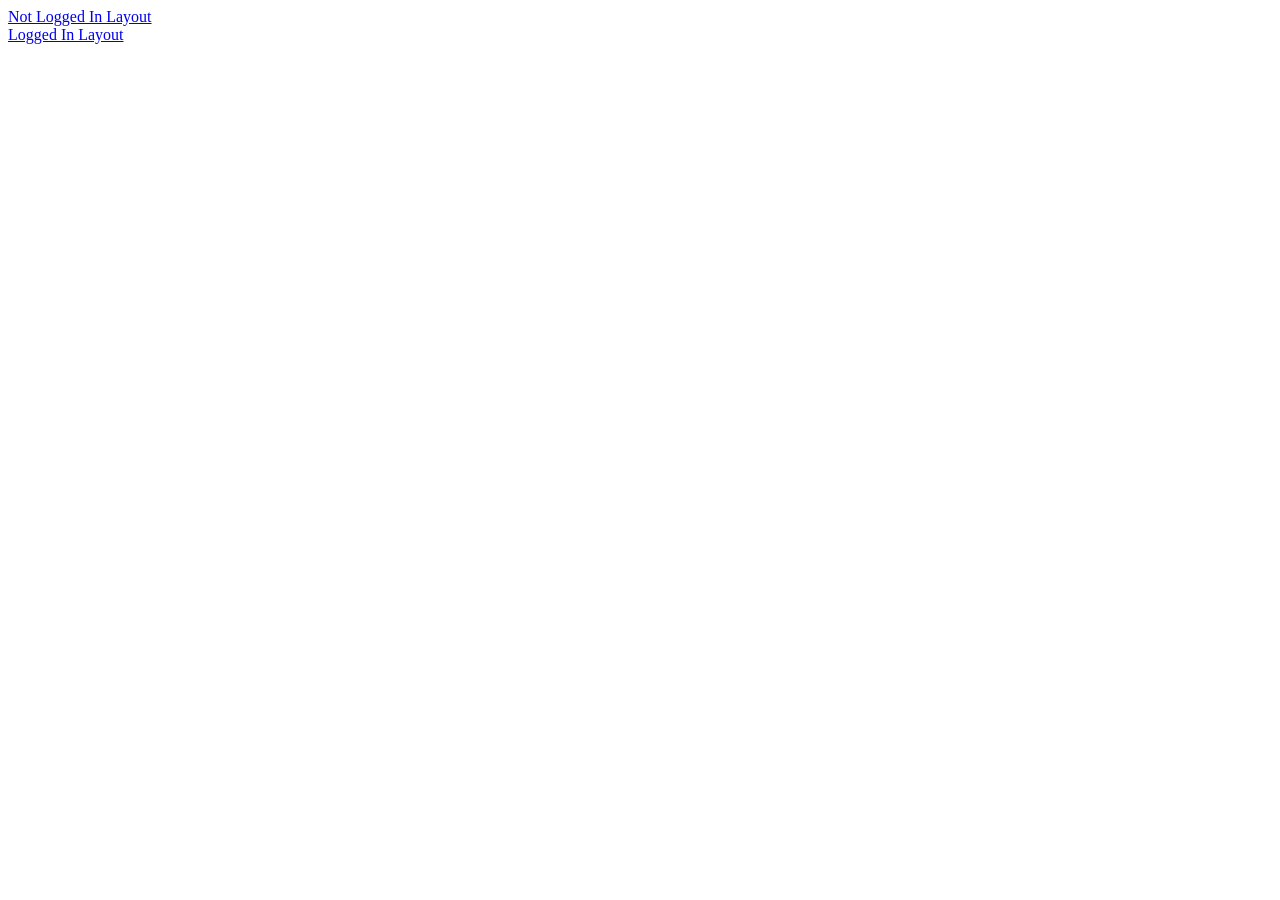
<file: layoutp/index.html>
<!DOCTYPE html>
<html lang="en">
<head>
    <meta charset="UTF-8">
    <meta name="viewport" content="width=device-width, initial-scale=1.0">
    <title>Layout</title>
</head>
<body>
<div class="ct-menu">
    <a href="layout/layout-not-logged/">Not Logged In Layout</a>
    <br>
    <a href="layout/layout-logged/">Logged In Layout</a>
    </div>
</body>
</html>
</file>
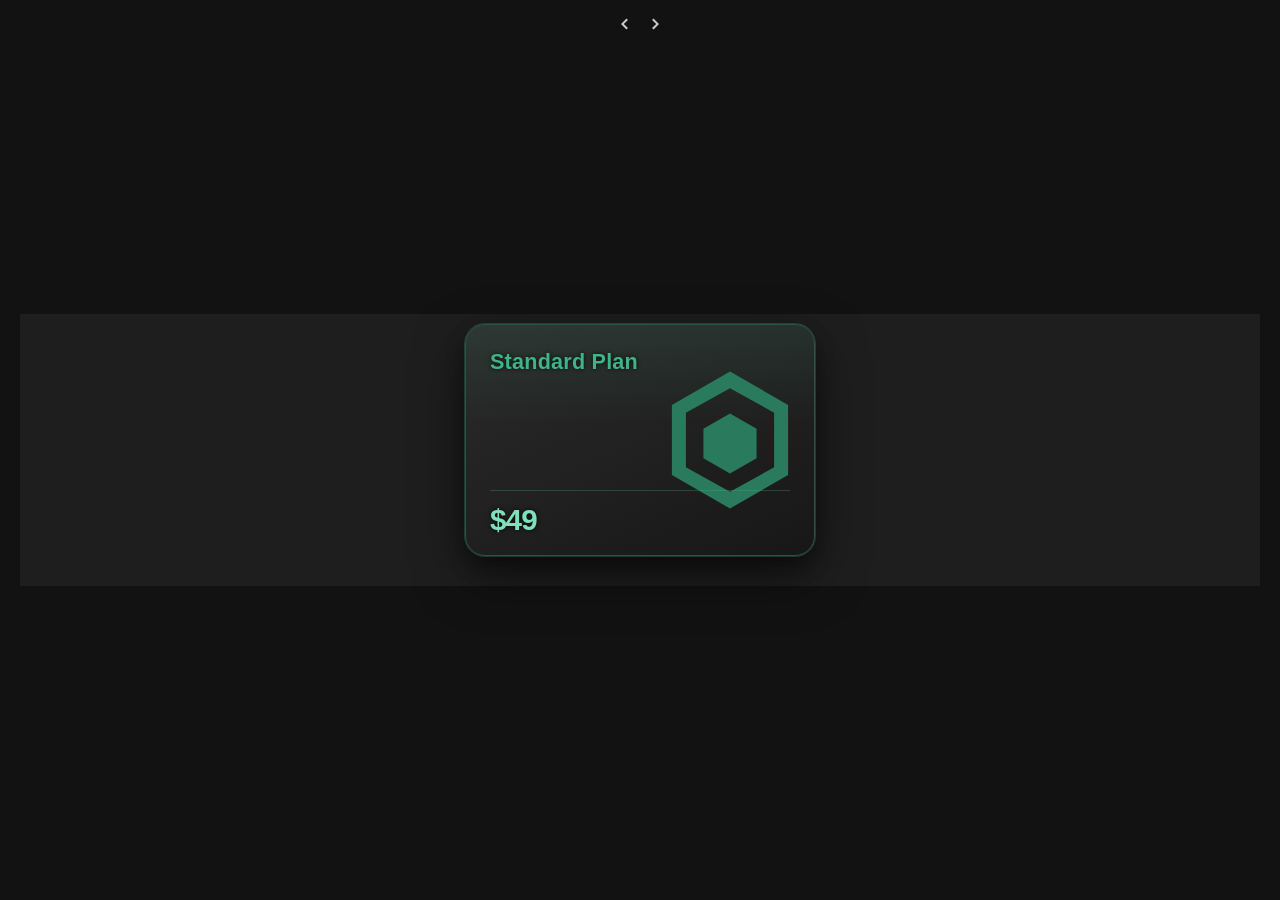
<file: comp-d/comp-d1/index.html>
<!doctype html>
<html lang="en">
  <head>
    <meta charset="UTF-8" />
    <meta name="viewport" content="width=device-width, initial-scale=1.0, maximum-scale=1.0, user-scalable=no, viewport-fit=cover" />
    <title>Comp Presenter</title>
    <link rel="stylesheet" href="../../reset.css" />
    <link rel="stylesheet" href="../../styles.css" />
    <link rel="stylesheet" href="style.css" />
  </head>
  <body>
    <header>
      <button class="left-button" type="button" aria-label="Previous">
        <svg width="24" height="24" viewBox="0 0 24 24" aria-hidden="true" focusable="false">
          <use href="#icon-left" fill="currentColor"></use>
        </svg>
      </button>
      <button class="right-button" type="button" aria-label="Next">
        <svg width="24" height="24" viewBox="0 0 24 24" aria-hidden="true" focusable="false">
          <use href="#icon-right" fill="currentColor"></use>
        </svg>
      </button>
    </header>
    <section class="ct-demo">
      <div class="ct-card">
        <svg class="ct-card-bg" width="160" height="160" viewBox="0 0 24 24" aria-hidden="true" focusable="false">
          <use href="#icon-generic" fill="currentColor"></use>
        </svg>
        <h2 class="ct-card-title">Standard Plan</h2>
        <p class="ct-card-price">$49</p>
      </div>
      
    </section>
    <div class="sep"></div>
    <div class="sep-min"></div>
    <div class="sep"></div>
    <svg class="icon-sprite" xmlns="http://www.w3.org/2000/svg" width="0" height="0" aria-hidden="true" focusable="false">
      <symbol id="icon-left" viewBox="0 0 24 24" fill="none">
        <path d="M14.5 6.5 9 12l5.5 5.5 1.4-1.4L11.8 12 15.9 7.9 14.5 6.5Z" fill="currentColor" />
      </symbol>
      <symbol id="icon-right" viewBox="0 0 24 24" fill="none">
        <path d="M9.5 6.5 15 12l-5.5 5.5-1.4-1.4L12.2 12 8.1 7.9 9.5 6.5Z" fill="currentColor" />
      </symbol>
      <symbol id="icon-generic" viewBox="0 0 24 24" fill="none">
        <path d="M12 2.2 20.3 7v10L12 21.8 3.7 17V7L12 2.2Zm0 2.4L5.7 8.1v7.8L12 19.4l6.3-3.5V8.1L12 4.6Z" fill="currentColor" />
        <path d="M12 8.2 15.8 10.4v4.2L12 16.8 8.2 14.6v-4.2L12 8.2Z" fill="currentColor" />
      </symbol>
    </svg>
    <script type="module" src="main.js"></script>
  </body>
</html>
</file>
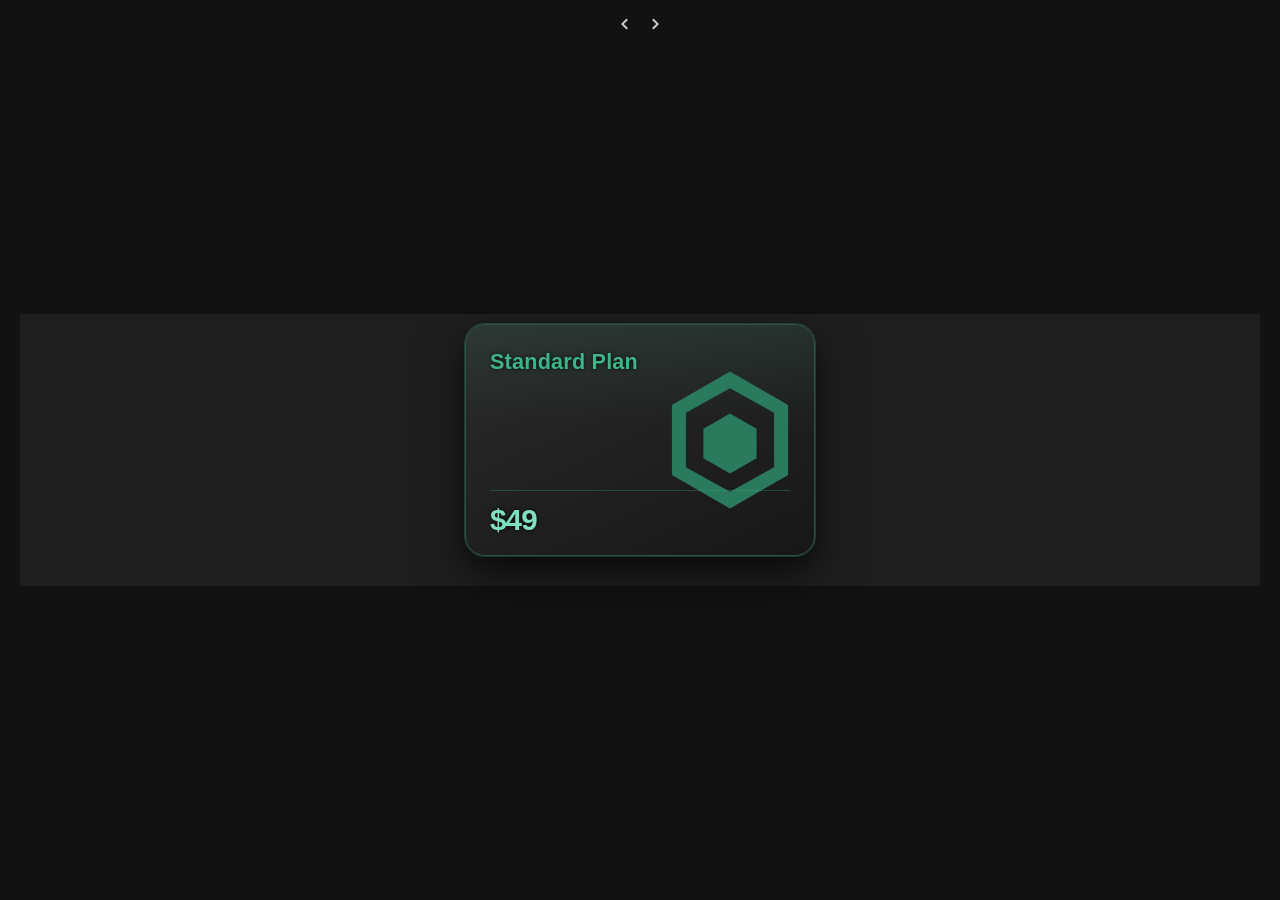
<file: comp-d/comp-d2/index.html>
<!doctype html>
<html lang="en">
  <head>
    <meta charset="UTF-8" />
    <meta name="viewport" content="width=device-width, initial-scale=1.0, maximum-scale=1.0, user-scalable=no, viewport-fit=cover" />
    <title>Comp Presenter</title>
    <link rel="stylesheet" href="../../reset.css" />
    <link rel="stylesheet" href="../../styles.css" />
    <link rel="stylesheet" href="style.css" />
  </head>
  <body>
    <header>
      <button class="left-button" type="button" aria-label="Previous">
        <svg width="24" height="24" viewBox="0 0 24 24" aria-hidden="true" focusable="false">
          <use href="#icon-left" fill="currentColor"></use>
        </svg>
      </button>
      <button class="right-button" type="button" aria-label="Next">
        <svg width="24" height="24" viewBox="0 0 24 24" aria-hidden="true" focusable="false">
          <use href="#icon-right" fill="currentColor"></use>
        </svg>
      </button>
    </header>
    <section class="ct-demo">
      <div class="ct-card">
        <div class="ct-card-inner">
          <div class="ct-card-front-face">
            <svg class="ct-card-bg" width="160" height="160" viewBox="0 0 24 24" aria-hidden="true" focusable="false">
              <use href="#icon-generic" fill="currentColor"></use>
            </svg>
            <h2 class="ct-card-title">Standard Plan</h2>
            <p class="ct-card-price">$49</p>
          </div>
          <div class="ct-card-back-face" aria-hidden="true">
            <svg class="ct-card-bg" width="160" height="160" viewBox="0 0 24 24" aria-hidden="true" focusable="false">
              <use href="#icon-generic" fill="currentColor"></use>
            </svg>
            <h2 class="ct-card-title">Plus Plan</h2>
            <p class="ct-card-price">$79</p>
          </div>
        </div>
      </div>
    </section>
    <div class="sep"></div>
    <div class="sep-min"></div>
    <div class="sep"></div>
    <svg class="icon-sprite" xmlns="http://www.w3.org/2000/svg" width="0" height="0" aria-hidden="true" focusable="false">
      <symbol id="icon-left" viewBox="0 0 24 24" fill="none">
        <path d="M14.5 6.5 9 12l5.5 5.5 1.4-1.4L11.8 12 15.9 7.9 14.5 6.5Z" fill="currentColor" />
      </symbol>
      <symbol id="icon-right" viewBox="0 0 24 24" fill="none">
        <path d="M9.5 6.5 15 12l-5.5 5.5-1.4-1.4L12.2 12 8.1 7.9 9.5 6.5Z" fill="currentColor" />
      </symbol>
      <symbol id="icon-generic" viewBox="0 0 24 24" fill="none">
        <path d="M12 2.2 20.3 7v10L12 21.8 3.7 17V7L12 2.2Zm0 2.4L5.7 8.1v7.8L12 19.4l6.3-3.5V8.1L12 4.6Z" fill="currentColor" />
        <path d="M12 8.2 15.8 10.4v4.2L12 16.8 8.2 14.6v-4.2L12 8.2Z" fill="currentColor" />
      </symbol>
    </svg>
    <script type="module" src="main.js"></script>
  </body>
</html>
</file>
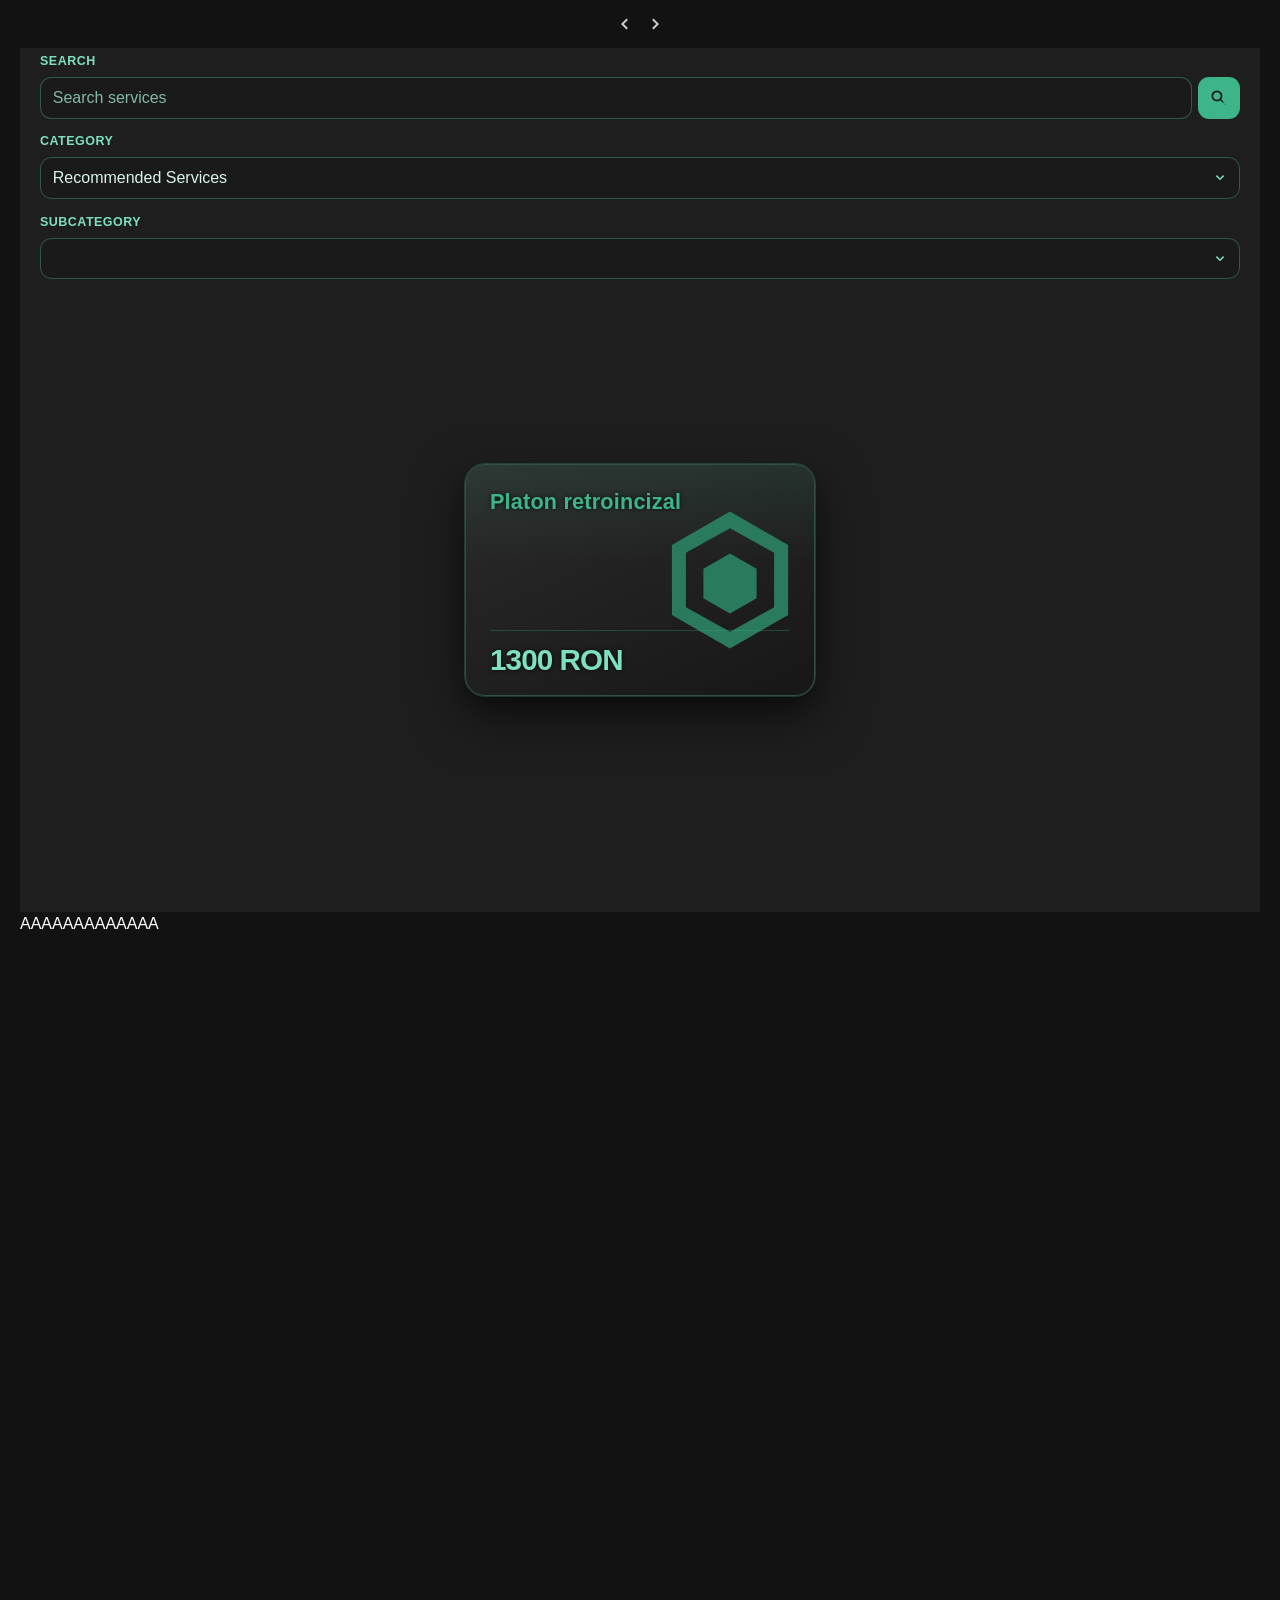
<file: comp-d/comp-d3/index.html>
<!doctype html>
<html lang="en">
  <head>
    <meta charset="UTF-8" />
    <meta name="viewport" content="width=device-width, initial-scale=1.0, maximum-scale=1.0, user-scalable=no, viewport-fit=cover" />
    <title>Comp Presenter</title>
    <link rel="stylesheet" href="../../reset.css" />
    <link rel="stylesheet" href="../../styles.css" />
    <link rel="stylesheet" href="style.css" />
  </head>
  <body>
    <header>
      <button class="left-button" type="button" aria-label="Previous">
        <svg width="24" height="24" viewBox="0 0 24 24" aria-hidden="true" focusable="false">
          <use href="#icon-left" fill="currentColor"></use>
        </svg>
      </button>
      <button class="right-button" type="button" aria-label="Next">
        <svg width="24" height="24" viewBox="0 0 24 24" aria-hidden="true" focusable="false">
          <use href="#icon-right" fill="currentColor"></use>
        </svg>
      </button>
    </header>
    <section class="ct-demo">
      <div class="ct-card-all">
        <div class="ct-card-all-header">
          <div class="ct-card-all-search">
            <form class="ct-search" role="search">
              <label class="ct-field-label" for="ct-search-input">Search</label>
              <div class="ct-search-row">
                <input
                  id="ct-search-input"
                  class="ct-search-input"
                  type="search"
                  name="q"
                  placeholder="Search services"
                  autocomplete="off"
                  spellcheck="false"
                  role="combobox"
                  aria-autocomplete="list"
                  aria-controls="ct-search-list"
                  aria-expanded="false"
                  aria-haspopup="listbox"
                />
                <button class="ct-search-submit" type="submit" aria-label="Search">
                  <svg width="20" height="20" viewBox="0 0 24 24" aria-hidden="true" focusable="false">
                    <use href="#icon-search" fill="currentColor"></use>
                  </svg>
                </button>
              </div>
            </form>
            <ul id="ct-search-list" class="ct-search-panel" role="listbox" hidden></ul>
          </div>
          <div class="ct-card-all-combo">
            <label class="ct-field-label" for="ct-combo-category">Category</label>
            <select class="ct-combo" id="ct-combo-category" name="category">
              <option value="recommended" selected>Recommended Services</option>
            </select>
          </div>
          <div class="ct-card-all-combo">
            <label class="ct-field-label" for="ct-combo-subcategory">Subcategory</label>
            <select class="ct-combo" id="ct-combo-subcategory" name="subcategory">
              <option value="" selected></option>
            </select>
          </div>
        </div>
        <div class="ct-card-all-main">
          <div class="ct-card">
            <div class="ct-card-inner">
            <div class="ct-card-front-face">
              <svg class="ct-card-bg" width="160" height="160" viewBox="0 0 24 24" aria-hidden="true" focusable="false">
                <use href="#icon-generic" fill="currentColor"></use>
              </svg>
              <h2 class="ct-card-title">Standard Plan</h2>
              <p class="ct-card-price">$49</p>
            </div>
            <div class="ct-card-back-face" aria-hidden="true">
              <svg class="ct-card-bg" width="160" height="160" viewBox="0 0 24 24" aria-hidden="true" focusable="false">
                <use href="#icon-generic" fill="currentColor"></use>
              </svg>
              <h2 class="ct-card-title">Plus Plan</h2>
              <p class="ct-card-price">$79</p>
            </div>
            </div>
          </div>
        </div>
      </div>
    </section>
    <div class="sep"></div>
    <div class="sep-min"></div>
    <div class="sep"></div>
    <div class="ctmy">
      AAAAAAAAAAAAA
    </div>
    <svg class="icon-sprite" xmlns="http://www.w3.org/2000/svg" width="0" height="0" aria-hidden="true" focusable="false">
      <symbol id="icon-left" viewBox="0 0 24 24" fill="none">
        <path d="M14.5 6.5 9 12l5.5 5.5 1.4-1.4L11.8 12 15.9 7.9 14.5 6.5Z" fill="currentColor" />
      </symbol>
      <symbol id="icon-right" viewBox="0 0 24 24" fill="none">
        <path d="M9.5 6.5 15 12l-5.5 5.5-1.4-1.4L12.2 12 8.1 7.9 9.5 6.5Z" fill="currentColor" />
      </symbol>
      <symbol id="icon-generic" viewBox="0 0 24 24" fill="none">
        <path d="M12 2.2 20.3 7v10L12 21.8 3.7 17V7L12 2.2Zm0 2.4L5.7 8.1v7.8L12 19.4l6.3-3.5V8.1L12 4.6Z" fill="currentColor" />
        <path d="M12 8.2 15.8 10.4v4.2L12 16.8 8.2 14.6v-4.2L12 8.2Z" fill="currentColor" />
      </symbol>
      <symbol id="icon-search" viewBox="0 0 24 24" fill="none">
        <path d="M15.5 14h-.79l-.28-.27A6.47 6.47 0 0 0 16 9.5 6.5 6.5 0 1 0 9.5 16c1.61 0 3.09-.59 4.23-1.57l.27.28v.79L20 19.49 19.49 20 15.5 14Zm-6 0C7.01 14 5 11.99 5 9.5S7.01 5 9.5 5 14 7.01 14 9.5 11.99 14 9.5 14Z" fill="currentColor" />
      </symbol>
    </svg>
    <script type="module" src="main.js"></script>
  </body>
</html>
</file>
<file: styles.css>
/* Dark theme */
body {
  /* font is the most used and modern enumerated fonts */
  font-family:
    -apple-system, BlinkMacSystemFont, "Segoe UI", Roboto, "Helvetica Neue",
    Arial, sans-serif;
  background-color: #121212;
  color: #ffffff;
  padding: 20px;
  display: flex;
  justify-content: flex-start;
  align-items: center;
  flex-direction: column;
}
.ct-demo {
  padding: 20px;
  background-color: #1e1e1e;
  display: flex;
  justify-content: center;
  align-items: center;
  width: 100%;
}
.ct-demo * {
  border: #ceb2b2 solid 1px;
}
header {
  /* color is mint color */
  color: #3eb489;
  text-align: center;
  margin-bottom: 20px;
}
</file>
<file: comp-a/style.css>
:root {
  --icon-size: 24px;
}



.snd-list-comp {
  --snd-list-gap: 10px;
  --snd-list-item-size: 50px;
  width: 70%;
  height: 77px;
  border: #ceb2b2 solid 1px;
  display: flex;
  justify-content: flex-start;
  align-items: center;
  padding: 2px;
  min-width: 0;
}

.snd-list-more {
  anchor-name: --snd-list-more;
  flex-shrink: 0;
  margin-inline: 5px;
  background: none;
  color: inherit;
  border: none;
  cursor: pointer;
}

.snd-list-ct {
  flex: 1 1 0;
  min-width: 0;
  padding: 2px;
  display: flex;
  justify-content: flex-end;
  align-items: center;
}

.snd-list {
  display: flex;
  flex-wrap: nowrap;
  justify-content: space-evenly;
  align-items: center;
  width: 100%;
  min-width: 0;
  gap: var(--snd-list-gap);
}

.snd-list-item,
.snd-list-more {
  width: var(--snd-list-item-size);
  height: var(--snd-list-item-size);
  display: flex;
  justify-content: center;
  align-items: center;
  flex-shrink: 0;
}

.snd-list-item[hidden],
.snd-list-more[hidden] {
  display: none;
}

.snd-list-overflow {
  position-anchor: --snd-list-more;
  position-area: block-end span-inline-end;
  inset: auto;
  position-try-fallbacks: flip-block, flip-inline;
  margin: 0;
  padding: 8px;
  background: #1e1e1e;
  color: inherit;
  border: #ceb2b2 solid 1px;
  gap: var(--snd-list-gap);
}

.snd-list-overflow:is(:popover-open, .\:popover-open, .is-open) {
  display: flex;
  flex-direction: column;
}

/* Clean sizing template */
.ui-icon {
  width: var(--icon-size, 24px);
  height: var(--icon-size, 24px);
  display: inline-block;
  vertical-align: middle;
}

/* Color scaling styles */
.brand-tiktok {
  color: #010101;
}

.brand-pinterest {
  color: #bd081c;
}

.brand-discord {
  color: #5865f2;
}

.brand-facebook {
  color: #1877f2;
}

.brand-twitter {
  color: #1da1f2;
}

.brand-instagram {
  color: #e1306c;
}

.brand-linkedin {
  color: #0077b5;
}

.brand-youtube {
  color: #ff0000;
}

.brand-twitch {
  color: #9146ff;
}

.brand-telegram {
  color: #0088cc;
}

.brand-whatsapp {
  color: #25d366;
}

.brand-snapchat {
  color: #fffc00;
}

.brand-reddit {
  color: #ff4500;
}

.brand-tumblr {
  color: #34526f;
}

.brand-github {
  color: #181717;
}

.brand-medium {
  color: #00ab6c;
}

.brand-dribbble {
  color: #ea4c89;
}

.brand-behance {
  color: #1769ff;
}

.brand-vimeo {
  color: #1ab7ea;
}

.brand-tiktok {
  color: #c5b5b5;
}

.sep {
  height: 200px;
  width: 100%;
}
</file>
<file: comp-a01/style.css>
:root {
  --icon-size: 24px;
}



.snd-list-comp {
  --snd-list-gap: 5px;
  --snd-list-item-size: 50px;
  position: relative;
  width: 70%;
  border: #ceb2b2 solid 1px;
  display: flex;
  justify-content: flex-start;
  align-items: center;
  padding: 2px;
  min-width: 0;
  border-width: 0px;
}

.snd-list-comp * {
  border-width: 0px;
}

.snd-list-more {
  flex-shrink: 0;
  width: auto;
  height: auto;
  display: flex;
  justify-content: center;
  align-items: center;
  margin-inline: 5px;
  background: none;
  color: inherit;
  border: none;
  cursor: pointer;
}

@supports (position-anchor: --foo) {
  .snd-list-more {
    anchor-name: --snd-list-more;
  }
}

.snd-list-ct {
  flex: 1 1 0;
  min-width: 0;
  padding: 2px;
  display: flex;
  justify-content: flex-end;
  align-items: center;
}

.snd-list {
  display: flex;
  flex-wrap: nowrap;
  justify-content: space-evenly;
  align-items: center;
  width: 100%;
  min-width: 0;
  gap: var(--snd-list-gap);
}

.snd-list-more svg {
  width: 24px;
  height: 24px;
  display: block;
  color: currentColor;
}

.snd-list-item {
  display: flex;
  justify-content: center;
  align-items: center;
  flex-shrink: 0;
}

.snd-list-link {
  display: inline-flex;
  flex-direction: row;
  align-items: center;
  gap: 4px;
  color: inherit;
  text-decoration: none;
  white-space: nowrap;
  transition: color 0.15s ease;
}

a.snd-list-link {
  color: inherit;
}

.snd-list-link svg {
  flex-shrink: 0;
  display: block;
  color: var(--snd-icon-color, currentColor);
}

.snd-list-label {
  color: currentColor;
}

@media (orientation: portrait) and (max-width: 48em) {
  .snd-list-label {
    display: none;
  }

  .snd-list-link {
    gap: 0;
  }
}

a.snd-list-link:is(:hover, :focus-visible) {
  color: #3eb489;
}

.snd-list-item[hidden],
.snd-list-more[hidden] {
  display: none;
}

.snd-list-overflow {
  margin: 0;
  padding: 8px;
  background: #1e1e1e;
  color: inherit;
  border: #ceb2b2 solid 1px;
  gap: var(--snd-list-gap);
  border-width: 0px;
}

@supports (position-anchor: --foo) {
  .snd-list-overflow {
    position-anchor: --snd-list-more;
    position-area: block-end span-inline-end;
    inset: auto;
    position-try-fallbacks: flip-block, flip-inline;
  }
}

@supports not (position-anchor: --foo) {
  .snd-list-overflow:is(:popover-open, .\:popover-open, .is-open) {
    position: absolute;
    inset: auto;
    top: 100%;
    left: 0;
    margin-block-start: 4px;
    z-index: 1;
  }
}

.snd-list-overflow:is(:popover-open, .\:popover-open, .is-open) {
  display: flex;
  flex-direction: column;
}

/* Clean sizing template */
.ui-icon {
  width: var(--icon-size, 24px);
  height: var(--icon-size, 24px);
  display: inline-block;
  vertical-align: middle;
}

/* Color scaling styles */
.brand-tiktok {
  color: #010101;
}

.brand-pinterest {
  color: #bd081c;
}

.brand-discord {
  color: #5865f2;
}

.brand-facebook {
  color: #1877f2;
}

.brand-twitter {
  color: #1da1f2;
}

.brand-instagram {
  color: #e1306c;
}

.brand-linkedin {
  color: #0077b5;
}

.brand-youtube {
  color: #ff0000;
}

.brand-twitch {
  color: #9146ff;
}

.brand-telegram {
  color: #0088cc;
}

.brand-whatsapp {
  color: #25d366;
}

.brand-snapchat {
  color: #fffc00;
}

.brand-reddit {
  color: #ff4500;
}

.brand-tumblr {
  color: #34526f;
}

.brand-github {
  color: #181717;
}

.brand-medium {
  color: #00ab6c;
}

.brand-dribbble {
  color: #ea4c89;
}

.brand-behance {
  color: #1769ff;
}

.brand-vimeo {
  color: #1ab7ea;
}

.brand-tiktok {
  color: #c5b5b5;
}

.sep {
  height: 200px;
  width: 100%;
}
</file>
<file: comp-b/style.css>
:root {
  --icon-size: 24px;
}

.ct-demo {
  position: fixed;
  top: 0;
  inset-inline: 0;
  z-index: 10;
}



.snd-list-comp {
  --snd-list-gap: 5px;
  --snd-list-item-size: 50px;
  position: relative;
  width: 70%;
  border: #ceb2b2 solid 1px;
  display: flex;
  justify-content: flex-start;
  align-items: center;
  padding: 2px;
  min-width: 0;
  border-width: 0px;
}

.snd-list-comp * {
  border-width: 0px;
}

.snd-list-more {
  flex-shrink: 0;
  width: auto;
  height: auto;
  display: flex;
  justify-content: center;
  align-items: center;
  margin-inline: 5px;
  background: none;
  color: inherit;
  border: none;
  cursor: pointer;
}

@supports (position-anchor: --foo) {
  .snd-list-more {
    anchor-name: --snd-list-more;
  }

  .snd-list-hamburger {
    anchor-name: --snd-list-hamburger;
  }
}

@supports (position-anchor: --foo) {
  .snd-menu-drawer {
    position-anchor: --snd-list-hamburger;
    inset: auto;
  }

  .snd-menu-drawer:is(:popover-open, .\:popover-open, .is-open) {
    margin-block: 0;
    margin-inline: auto;
    top: calc(anchor(bottom) + 4px);
    left: 0;
    right: 0;
    bottom: 0;
    height: auto;
    width: fit-content;
  }
}

@supports not (position-anchor: --foo) {
  .snd-menu-drawer:is(:popover-open, .\:popover-open, .is-open) {
    position: fixed;
    inset: auto;
    margin-block: 0;
    margin-inline: auto;
    left: 0;
    right: 0;
    bottom: 0;
    height: auto;
    width: fit-content;
    z-index: 2;
  }
}

.snd-list-ct {
  flex: 1 1 0;
  min-width: 0;
  padding: 2px;
  display: flex;
  justify-content: flex-end;
  align-items: center;
}

.snd-list {
  display: flex;
  flex-wrap: nowrap;
  justify-content: space-evenly;
  align-items: center;
  width: 100%;
  min-width: 0;
  gap: var(--snd-list-gap);
}

.snd-list-more svg {
  width: 24px;
  height: 24px;
  display: block;
  color: currentColor;
}

.snd-list-hamburger {
  display: none;
  flex-shrink: 0;
  width: auto;
  height: auto;
  padding: 4px;
  background: none;
  color: inherit;
  border: none;
  cursor: pointer;
}

.snd-list-hamburger svg {
  width: 24px;
  height: 24px;
  display: block;
  color: currentColor;
}

.snd-list-comp.is-compact .snd-list-hamburger {
  display: flex;
}

.snd-list-comp.is-compact .snd-list-more,
.snd-list-comp.is-compact .snd-list-overflow,
.snd-list-comp.is-compact .snd-list-ct {
  display: none;
}

.snd-list-item {
  display: flex;
  justify-content: center;
  align-items: center;
  flex-shrink: 0;
  position: relative;
}

.snd-list-link {
  display: inline-flex;
  flex-direction: row;
  align-items: center;
  gap: 4px;
  color: inherit;
  text-decoration: none;
  white-space: nowrap;
  transition: color 0.15s ease;
  background: none;
  border: none;
  font: inherit;
  cursor: pointer;
  padding: 0;
}

a.snd-list-link,
button.snd-list-link {
  color: inherit;
}

.snd-list-link svg {
  flex-shrink: 0;
  display: block;
}

.snd-list-icon {
  color: var(--snd-icon-color, currentColor);
}

.snd-list-chevron {
  width: 16px;
  height: 16px;
  color: currentColor;
  transform-origin: center;
  transition: transform 0.22s ease;
  will-change: transform;
}

.snd-list-item.is-open > .snd-list-link .snd-list-chevron {
  transform: rotate(180deg);
}

.snd-menu-drawer .snd-list-item.is-open > .snd-list-link .snd-list-chevron {
  transform: rotate(90deg);
}

.snd-list-label {
  color: currentColor;
}

.snd-submenu {
  display: none;
  position: absolute;
  top: 100%;
  left: 0;
  z-index: 2;
  min-width: 12rem;
  flex-direction: column;
  align-items: stretch;
  gap: 0;
  padding: 8px;
  background: #1e1e1e;
  border: #ceb2b2 solid 1px;
  overflow: hidden;
  box-sizing: border-box;
  border-width: 0px;
}

.snd-list > .snd-list-item > .snd-submenu {
  overflow: auto;
  overscroll-behavior: contain;
}

.snd-submenu .snd-list-item {
  justify-content: flex-start;
  align-items: stretch;
  flex-direction: column;
  width: 100%;
}

.snd-submenu .snd-list-link {
  width: 100%;
  justify-content: flex-start;
  padding: 6px 4px;
}

.snd-submenu .snd-submenu {
  position: static;
  top: auto;
  left: auto;
  z-index: auto;
  min-width: 0;
  margin: 0;
  padding: 0 0 0 12px;
  background: transparent;
  border: none;
}

.snd-menu-drawer {
  margin: 0;
  padding: 8px;
  background: #1e1e1e;
  color: inherit;
  border: #ceb2b2 solid 1px;
  min-width: 16rem;
  gap: 12px;
  box-sizing: border-box;
  overflow: auto;
  overscroll-behavior: contain;
}

.snd-menu-drawer:is(:popover-open, .\:popover-open, .is-open) {
  display: flex;
  flex-direction: column;
}

.snd-menu-drawer .snd-list-item {
  width: 100%;
  flex-direction: column;
  align-items: stretch;
}

.snd-menu-drawer .snd-submenu {
  position: static;
  min-width: 0;
  padding-inline-start: 16px;
  border: none;
  gap: 12px;
}

@media (prefers-reduced-motion: reduce) {
  .snd-list-chevron {
    transition: none;
  }
}

a.snd-list-link:is(:hover, :focus-visible) {
  color: #3eb489;
}

.snd-list-item[hidden],
.snd-list-more[hidden] {
  display: none;
}

.snd-list-overflow {
  margin: 0;
  padding: 8px;
  background: #1e1e1e;
  color: inherit;
  border: #ceb2b2 solid 1px;
  gap: 12px;
  border-width: 0px;
  align-items: flex-start;
  box-sizing: border-box;
  overflow: auto;
  overscroll-behavior: contain;
}

.snd-list-overflow:is(:popover-open, .\:popover-open, .is-open) {
  display: flex;
  flex-direction: column;
}

.snd-list-overflow .snd-list-item {
  justify-content: flex-start;
  align-items: stretch;
  flex-direction: column;
  width: 100%;
}

.snd-list-overflow .snd-list-link {
  width: 100%;
  justify-content: flex-start;
}

.snd-list-overflow .snd-submenu {
  position: static;
  min-width: 0;
  padding-inline-start: 16px;
  border: none;
  gap: 12px;
}

@supports (position-anchor: --foo) {
  .snd-list-overflow:is(:popover-open, .\:popover-open, .is-open) {
    margin: 0;
    inset: auto;
    position-anchor: --snd-list-more;
    top: calc(anchor(bottom) + 4px);
    left: anchor(left);
    right: auto;
    bottom: auto;
    max-height: calc(100dvh - anchor(bottom) - 4px);
  }
}

@supports not (position-anchor: --foo) {
  .snd-list-overflow:is(:popover-open, .\:popover-open, .is-open) {
    position: fixed;
    inset: auto;
    margin: 0;
  }
}

/* Clean sizing template */
.ui-icon {
  width: var(--icon-size, 24px);
  height: var(--icon-size, 24px);
  display: inline-block;
  vertical-align: middle;
}

/* Color scaling styles */
.brand-tiktok {
  color: #010101;
}

.brand-pinterest {
  color: #bd081c;
}

.brand-discord {
  color: #5865f2;
}

.brand-facebook {
  color: #1877f2;
}

.brand-twitter {
  color: #1da1f2;
}

.brand-instagram {
  color: #e1306c;
}

.brand-linkedin {
  color: #0077b5;
}

.brand-youtube {
  color: #ff0000;
}

.brand-twitch {
  color: #9146ff;
}

.brand-telegram {
  color: #0088cc;
}

.brand-whatsapp {
  color: #25d366;
}

.brand-snapchat {
  color: #fffc00;
}

.brand-reddit {
  color: #ff4500;
}

.brand-tumblr {
  color: #34526f;
}

.brand-github {
  color: #181717;
}

.brand-medium {
  color: #00ab6c;
}

.brand-dribbble {
  color: #ea4c89;
}

.brand-behance {
  color: #1769ff;
}

.brand-vimeo {
  color: #1ab7ea;
}

.brand-tiktok {
  color: #c5b5b5;
}

.sep {
  height: 200px;
  width: 100%;
}
</file>
<file: comp-e/style.css>
:root {
  --header-height: calc(max(0.75rem, env(safe-area-inset-top)) + 0.75rem + 24px);
}

body {
  display: flex;
  flex-direction: column;
  align-items: center;
  justify-content: center;
  height: auto;
  width: 100vw;
}

header {
  position: fixed;
  top: 0;
  left: 0;
  z-index: 10;
  display: flex;
  align-items: center;
  justify-content: center;
  gap: 0.5rem;
  width: 100%;
  margin-bottom: 0;
  padding: max(0.75rem, env(safe-area-inset-top)) 1rem 0.75rem;
  background-color: #121212;
}

div.ctmy {
  width: 100%;
  height: 1400px;
  background-color: #121212;
}

svg.icon-sprite {
  position: absolute;
  width: 0;
  height: 0;
  overflow: hidden;
  pointer-events: none;
}

.left-button,
.right-button {
  appearance: none;
  width: 24px;
  height: 24px;
  background-color: transparent;
  border: none;
  border-radius: 50%;
  padding: 0;
  margin: 0;
  cursor: pointer;
  display: flex;
  align-items: center;
  justify-content: center;
  color: #cccccc;
}

.left-button svg,
.right-button svg {
  width: 24px;
  height: 24px;
  max-width: none;
  display: block;
  flex-shrink: 0;
  fill: currentColor;
}

.ct-demo {
  perspective: none;
}

.ct-demo .ct-card-all {
  border: none;
}

.ct-card-all {
  box-sizing: border-box;
  display: flex;
  flex-direction: column;
  align-items: stretch;
  gap: 1.25rem;
  width: 100%;
  height: calc(100dvh - var(--header-height));
  max-height: calc(100dvh - var(--header-height));
  min-height: 0;
  padding: 0.75rem 0;
  overflow: hidden;
}

.ct-demo .ct-card-all-header,
.ct-demo .ct-card-all-header *,
.ct-demo .ct-card-all-main {
  border: none;
}

.ct-card-all-header {
  display: flex;
  flex-direction: column;
  gap: 0.85rem;
  flex: 0 0 auto;
  width: 100%;
  min-width: 0;
  position: relative;
  z-index: 4;
  background-color: #1e1e1e;
}

.ct-card-all-header-controls {
  display: flex;
  flex-direction: column;
  gap: 0.85rem;
  width: 100%;
  min-width: 0;
}

@media (min-width: 42rem) {
  .ct-card-all-header-controls {
    display: grid;
    grid-template-columns: minmax(0, 1fr) minmax(0, 1fr);
    align-items: end;
  }

  .ct-card-all-search {
    grid-column: 1 / -1;
  }
}

@media (orientation: landscape) and (max-height: 34rem) {
  .ct-demo {
    padding-block: 0.4rem;
  }

  .ct-card-all {
    gap: 0.45rem;
    padding-block: 0.35rem;
  }

  .ct-card-all-header,
  .ct-card-all-header-controls {
    gap: 0.35rem;
  }

  .ct-card-all-header-controls {
    display: grid;
    grid-template-columns: minmax(0, 1.3fr) minmax(0, 1fr) minmax(0, 1fr);
    align-items: end;
  }

  .ct-card-all-search {
    grid-column: auto;
  }

  .ct-field-label {
    font-size: 0.68rem;
  }

  .ct-search-input,
  .ct-combo,
  .ct-search-submit {
    min-height: 2.1rem;
  }

  .ct-search-submit {
    width: 2.1rem;
  }

  .ct-nav-position {
    font-size: 0.78rem;
  }

  .ct-card-all-main {
    --ct-card-min-px: 200;
    gap: 0.65rem;
  }

  .ct-card {
    flex-basis: 12.5rem;
  }
}

@media (max-height: 34rem) {
  .ct-card-front-face,
  .ct-card-back-face {
    padding: 0.75rem 0.85rem 0.7rem;
    gap: 0.55rem;
  }

  .ct-card-title {
    font-size: clamp(0.92rem, 3.4vw, 1.15rem);
  }

  .ct-card-price {
    font-size: clamp(1.1rem, 4vw, 1.45rem);
  }

  .ct-card-select {
    min-height: 2.05rem;
  }

  .ct-card-bg {
    width: 6.5rem;
    height: 6.5rem;
  }
}

@supports (container-type: size) {
  @container (max-height: 16rem) {
    .ct-card-front-face,
    .ct-card-back-face {
      padding: 0.7rem 0.8rem 0.6rem;
      gap: 0.45rem;
    }

    .ct-card-title {
      font-size: 0.95rem;
    }

    .ct-card-price {
      font-size: 1.2rem;
    }

    .ct-card-foot {
      gap: 0.5rem;
      padding-block-start: 0.5rem;
    }

    .ct-card-select {
      min-height: 1.95rem;
      font-size: 0.75rem;
    }

    .ct-card-bg {
      width: 5.5rem;
      height: 5.5rem;
    }
  }
}

.ct-card-all-header-position {
  display: flex;
  align-items: center;
  justify-content: center;
  width: 100%;
  min-width: 0;
}

.ct-nav-position {
  margin: 0;
  text-align: center;
  font-size: clamp(0.82rem, 2.6vw, 0.95rem);
  font-weight: 600;
  font-variant-numeric: tabular-nums;
  letter-spacing: 0.06em;
  color: #7ee0bc;
}

.ct-card-all-main {
  flex: 1 1 0;
  display: flex;
  flex-direction: row;
  flex-wrap: nowrap;
  align-items: center;
  justify-content: center;
  gap: 1rem;
  width: 100%;
  min-width: 0;
  min-height: 0;
  padding-inline: 0.5rem;
  overflow: hidden;
  container-type: size;
  --ct-card-min-px: 240;
}

.ct-card {
  position: relative;
  box-sizing: border-box;
  flex: 1 1 15rem;
  width: auto;
  max-width: 350px;
  min-width: 0;
  min-block-size: 0;
  height: min(17.5rem, 100%);
  max-height: 100%;
  perspective: 52rem;
  perspective-origin: 50% 46%;
  transform-style: preserve-3d;
  touch-action: pan-y;
}

.ct-card[hidden] {
  display: none;
}

.ct-card-all-search,
.ct-card-all-combo {
  display: flex;
  flex-direction: column;
  gap: 0.4rem;
}

.ct-card-all-search {
  position: relative;
}

.ct-search {
  display: flex;
  flex-direction: column;
  gap: 0.4rem;
}

.ct-demo .ct-search-panel,
.ct-demo .ct-search-panel * {
  border: none;
}

.ct-search-panel {
  position: absolute;
  z-index: 4;
  top: 100%;
  left: 0;
  right: 0;
  margin: 0.3rem 0 0;
  padding: 0.3rem;
  max-height: 14rem;
  overflow: auto;
  list-style: none;
  border-radius: 0.7rem;
  background: #1a1a1a;
  box-shadow:
    inset 0 0 0 1px color-mix(in srgb, #3eb489 32%, #2a2a2a),
    0 12px 28px rgb(0 0 0 / 0.45);
}

.ct-search-option {
  display: flex;
  align-items: baseline;
  justify-content: space-between;
  gap: 0.75rem;
  width: 100%;
  padding: 0.55rem 0.7rem;
  border-radius: 0.45rem;
  color: #d8f5e9;
  cursor: pointer;
}

.ct-search-option[aria-selected="true"],
.ct-search-option:hover {
  background: color-mix(in srgb, #3eb489 22%, #1a1a1a);
}

.ct-search-option-name {
  min-width: 0;
}

.ct-search-option-price {
  flex-shrink: 0;
  color: #7ee0bc;
  font-variant-numeric: tabular-nums;
}

.ct-search-empty {
  padding: 0.55rem 0.7rem;
  color: color-mix(in srgb, #7ee0bc 55%, #888);
}

.ct-field-label {
  font-size: 0.78rem;
  font-weight: 600;
  letter-spacing: 0.04em;
  text-transform: uppercase;
  color: #7ee0bc;
}

.ct-search-row {
  display: flex;
  align-items: stretch;
  gap: 0.4rem;
}

.ct-search-input,
.ct-combo {
  width: 100%;
  min-height: 2.6rem;
  padding: 0.55rem 0.8rem;
  border-radius: 0.7rem;
  color: #d8f5e9;
  background: #1a1a1a;
  box-shadow: inset 0 0 0 1px color-mix(in srgb, #3eb489 32%, #2a2a2a);
  outline: none;
}

.ct-search-input::placeholder,
.ct-combo:has(option[value=""]:checked) {
  color: color-mix(in srgb, #7ee0bc 55%, #888);
}

.ct-search-input:focus,
.ct-combo:focus {
  box-shadow: inset 0 0 0 1px #3eb489, 0 0 0 3px rgb(62 180 137 / 0.22);
}

.ct-search-submit {
  appearance: none;
  flex-shrink: 0;
  display: flex;
  align-items: center;
  justify-content: center;
  width: 2.6rem;
  border: none;
  border-radius: 0.7rem;
  color: #121212;
  background: #3eb489;
  cursor: pointer;
}

.ct-search-submit svg {
  width: 20px;
  height: 20px;
  max-width: none;
  display: block;
  fill: currentColor;
}

.ct-combo {
  appearance: none;
  min-width: 0;
  max-width: 100%;
  overflow: hidden;
  text-overflow: ellipsis;
  white-space: nowrap;
  cursor: pointer;
  background-image: url("data:image/svg+xml,%3Csvg xmlns='http://www.w3.org/2000/svg' viewBox='0 0 24 24' fill='%237ee0bc'%3E%3Cpath d='M6.5 9.5 12 15l5.5-5.5-1.4-1.4L12 12.2 7.9 8.1 6.5 9.5Z'/%3E%3C/svg%3E");
  background-repeat: no-repeat;
  background-position: right 0.7rem center;
  background-size: 1.1rem;
  padding-inline-end: 2.2rem;
}

@supports (appearance: base-select) {
  .ct-combo,
  .ct-combo::picker(select) {
    appearance: base-select;
  }

  .ct-combo {
    background-image: none;
    padding-inline-end: 0.8rem;
  }

  .ct-combo::picker-icon {
    color: #7ee0bc;
  }

  .ct-combo::picker(select) {
    color: #d8f5e9;
    background: #1a1a1a;
    border: 1px solid color-mix(in srgb, #3eb489 32%, #2a2a2a);
    border-radius: 0.7rem;
    padding: 0.35rem;
  }

  .ct-combo option {
    padding: 0.5rem 0.65rem;
    border-radius: 0.45rem;
    color: #d8f5e9;
    white-space: normal;
    overflow-wrap: anywhere;
  }

  .ct-combo option:hover,
  .ct-combo option:checked {
    background: color-mix(in srgb, #3eb489 22%, #1a1a1a);
  }

  .ct-combo option::checkmark {
    color: #3eb489;
  }
}

.ct-demo .ct-card,
.ct-demo .ct-card * {
  border: none;
}

.ct-card-inner {
  position: relative;
  min-block-size: 0;
  height: 100%;
  transform-origin: 50% 50%;
  transform-style: preserve-3d;
  --ct-shade: 0;
}

.ct-card-inner-live {
  will-change: transform;
}

.ct-card-front-face,
.ct-card-back-face {
  position: absolute;
  inset: 0;
  display: flex;
  flex-direction: column;
  justify-content: space-between;
  gap: 1.25rem;
  box-sizing: border-box;
  padding: 1.5rem 1.5rem 1.25rem;
  overflow: hidden;
  border-radius: 1.25rem;
  color: #3eb489;
  color-scheme: dark;
  background-color: #171717;
  background-image:
    linear-gradient(180deg, rgb(62 180 137 / 0.1), transparent 42%),
    linear-gradient(155deg, #2b2b2b 0%, #171717 100%);
  box-shadow:
    0 0 0 1px color-mix(in srgb, #3eb489 26%, transparent),
    0 10px 20px rgb(0 0 0 / 0.3),
    0 20px 50px rgb(0 0 0 / 0.5);
  backface-visibility: hidden;
  -webkit-backface-visibility: hidden;
}

.ct-card-front-face::after,
.ct-card-back-face::after {
  content: "";
  position: absolute;
  inset: 0;
  z-index: 3;
  pointer-events: none;
  border-radius: inherit;
  background: rgb(0 0 0 / var(--ct-shade, 0));
}

.ct-card-front-face {
  transform: rotateY(0deg) translateZ(1px);
}

.ct-card-back-face {
  transform: rotateY(180deg) translateZ(1px);
}

.ct-demo .ct-card-front-face,
.ct-demo .ct-card-back-face {
  border: 1px solid color-mix(in srgb, #3eb489 28%, #2a2a2a);
}

.ct-card-bg {
  position: absolute;
  z-index: 0;
  top: 50%;
  right: 0;
  width: 10.5rem;
  height: 10.5rem;
  max-width: none;
  transform: translateY(-50%);
  color: #2a7a5d;
  fill: currentColor;
  opacity: 1;
  pointer-events: none;
}

.ct-card-title,
.ct-card-price,
.ct-card-foot,
.ct-card-select {
  position: relative;
  z-index: 1;
}

.ct-card-title,
.ct-card-price {
  text-shadow: 0 0 4px rgb(0 0 0 / 0.8);
}

.ct-card-title {
  margin: 0;
  max-inline-size: 100%;
  font-size: clamp(1.05rem, 4.2vw, 1.35rem);
  font-weight: 600;
  letter-spacing: 0.01em;
  line-height: 1.25;
  overflow-wrap: anywhere;
  color: #3eb489;
}

.ct-card-foot {
  display: flex;
  flex-direction: column;
  gap: 0.85rem;
  margin-block-start: auto;
  padding-block-start: 0.9rem;
}

.ct-demo .ct-card .ct-card-foot {
  border: none;
  border-block-start: 1px solid color-mix(in srgb, #3eb489 28%, transparent);
}

.ct-card-price {
  margin: 0;
  font-size: clamp(1.35rem, 5vw, 1.85rem);
  font-weight: 700;
  font-variant-numeric: tabular-nums;
  letter-spacing: -0.03em;
  line-height: 1;
  color: #7ee0bc;
}

.ct-card-select {
  appearance: none;
  width: 100%;
  min-height: 2.5rem;
  padding: 0.55rem 0.9rem;
  border: none;
  border-radius: 0.7rem;
  color: #121212;
  background: #3eb489;
  font-size: 0.85rem;
  font-weight: 700;
  letter-spacing: 0.08em;
  text-transform: uppercase;
  cursor: pointer;
}

.ct-card-select:hover {
  background: #7ee0bc;
}

.ct-card-select:focus-visible {
  outline: none;
  box-shadow: 0 0 0 3px rgb(126 224 188 / 0.35);
}

.ct-card-select:active {
  background: color-mix(in srgb, #3eb489 82%, #121212);
}
</file>
<file: comp-f/style.css>
:root {
  --header-height: calc(max(0.75rem, env(safe-area-inset-top)) + 0.75rem + 24px);
}

body {
  display: flex;
  flex-direction: column;
  align-items: center;
  justify-content: center;
  height: auto;
  width: 100vw;
}

header {
  position: fixed;
  top: 0;
  left: 0;
  z-index: 10;
  display: flex;
  align-items: center;
  justify-content: center;
  gap: 0.5rem;
  width: 100%;
  margin-bottom: 0;
  padding: max(0.75rem, env(safe-area-inset-top)) 1rem 0.75rem;
  background-color: #121212;
}

div.ctmy {
  width: 100%;
  height: 1400px;
  background-color: #121212;
}

svg.icon-sprite {
  position: absolute;
  width: 0;
  height: 0;
  overflow: hidden;
  pointer-events: none;
}

.left-button,
.right-button {
  appearance: none;
  width: 24px;
  height: 24px;
  background-color: transparent;
  border: none;
  border-radius: 50%;
  padding: 0;
  margin: 0;
  cursor: pointer;
  display: flex;
  align-items: center;
  justify-content: center;
  color: #cccccc;
}

.left-button svg,
.right-button svg {
  width: 24px;
  height: 24px;
  max-width: none;
  display: block;
  flex-shrink: 0;
  fill: currentColor;
}

.ct-demo {
  min-height: 0;
  align-self: stretch;
}

.ct-demo .ct-card-all {
  border: none;
}

.ct-card-all {
  box-sizing: border-box;
  display: flex;
  flex-direction: column;
  align-items: stretch;
  gap: 1.25rem;
  width: 100%;
  height: calc(100dvh - var(--header-height));
  max-height: calc(100dvh - var(--header-height));
  min-height: 0;
  padding: 0.75rem 0;
  overflow: hidden;
}

.ct-demo .ct-card-all-header,
.ct-demo .ct-card-all-header *,
.ct-demo .ct-card-all-main {
  border: none;
}

.ct-card-all-header {
  display: flex;
  flex-direction: column;
  gap: 0.85rem;
  flex: 0 0 auto;
  width: 100%;
  min-width: 0;
  position: relative;
  z-index: 4;
  background-color: #1e1e1e;
}

.ct-card-all-header-controls {
  display: flex;
  flex-direction: column;
  gap: 0.85rem;
  width: 100%;
  min-width: 0;
}

@media (min-width: 42rem) {
  .ct-card-all-header-controls {
    display: grid;
    grid-template-columns: minmax(0, 1fr) minmax(0, 1fr);
    align-items: end;
  }

  .ct-card-all-search {
    grid-column: 1 / -1;
  }
}

@media (orientation: landscape) and (max-height: 34rem) {
  .ct-demo {
    padding-block: 0.4rem;
  }

  .ct-card-all {
    gap: 0.45rem;
    padding-block: 0.35rem;
  }

  .ct-card-all-header,
  .ct-card-all-header-controls {
    gap: 0.35rem;
  }

  .ct-card-all-header-controls {
    display: grid;
    grid-template-columns: minmax(0, 1.3fr) minmax(0, 1fr) minmax(0, 1fr);
    align-items: end;
  }

  .ct-card-all-search {
    grid-column: auto;
  }

  .ct-field-label {
    font-size: 0.68rem;
  }

  .ct-search-input,
  .ct-combo,
  .ct-search-submit {
    min-height: 2.1rem;
  }

  .ct-search-submit {
    width: 2.1rem;
  }

  .ct-nav-position {
    font-size: 0.78rem;
  }

  .ct-card-all-main {
    padding-inline: 0.35rem;
  }

  .ct-serv-list {
    --ct-cat-h: 2.35rem;
    --ct-sub-h: 2rem;
  }

  .ct-serv-item {
    padding-block: 0.65rem;
  }
}

@media (max-height: 34rem) {
  .ct-serv-cat-title,
  .ct-serv-sub-title {
    font-size: 0.78rem;
  }

  .ct-serv-name {
    font-size: 0.9rem;
  }

  .ct-serv-price {
    font-size: 0.88rem;
  }
}

.ct-card-all-header-position {
  display: flex;
  align-items: center;
  justify-content: center;
  width: 100%;
  min-width: 0;
}

.ct-nav-position {
  margin: 0;
  text-align: center;
  font-size: clamp(0.82rem, 2.6vw, 0.95rem);
  font-weight: 600;
  font-variant-numeric: tabular-nums;
  letter-spacing: 0.06em;
  color: #7ee0bc;
}

.ct-card-all-main {
  flex: 1 1 0;
  display: block;
  width: 100%;
  min-width: 0;
  min-height: 0;
  padding-inline: 0.5rem;
  overflow: auto;
  overscroll-behavior: contain;
  scrollbar-width: thin;
  scrollbar-color: #3eb489 #171717;
}

.ct-card-all-search,
.ct-card-all-combo {
  display: flex;
  flex-direction: column;
  gap: 0.4rem;
}

.ct-card-all-search {
  position: relative;
}

.ct-search {
  display: flex;
  flex-direction: column;
  gap: 0.4rem;
}

.ct-demo .ct-search-panel,
.ct-demo .ct-search-panel * {
  border: none;
}

.ct-search-panel {
  position: absolute;
  z-index: 4;
  top: 100%;
  left: 0;
  right: 0;
  margin: 0.3rem 0 0;
  padding: 0.3rem;
  max-height: 14rem;
  overflow: auto;
  list-style: none;
  border-radius: 0.7rem;
  background: #1a1a1a;
  box-shadow:
    inset 0 0 0 1px color-mix(in srgb, #3eb489 32%, #2a2a2a),
    0 12px 28px rgb(0 0 0 / 0.45);
}

.ct-search-option {
  display: flex;
  align-items: baseline;
  justify-content: space-between;
  gap: 0.75rem;
  width: 100%;
  padding: 0.55rem 0.7rem;
  border-radius: 0.45rem;
  color: #d8f5e9;
  cursor: pointer;
}

.ct-search-option[aria-selected="true"],
.ct-search-option:hover {
  background: color-mix(in srgb, #3eb489 22%, #1a1a1a);
}

.ct-search-option-name {
  min-width: 0;
}

.ct-search-option-price {
  flex-shrink: 0;
  color: #7ee0bc;
  font-variant-numeric: tabular-nums;
}

.ct-search-empty {
  padding: 0.55rem 0.7rem;
  color: color-mix(in srgb, #7ee0bc 55%, #888);
}

.ct-field-label {
  font-size: 0.78rem;
  font-weight: 600;
  letter-spacing: 0.04em;
  text-transform: uppercase;
  color: #7ee0bc;
}

.ct-search-row {
  display: flex;
  align-items: stretch;
  gap: 0.4rem;
}

.ct-search-input,
.ct-combo {
  width: 100%;
  min-height: 2.6rem;
  padding: 0.55rem 0.8rem;
  border-radius: 0.7rem;
  color: #d8f5e9;
  background: #1a1a1a;
  box-shadow: inset 0 0 0 1px color-mix(in srgb, #3eb489 32%, #2a2a2a);
  outline: none;
}

.ct-search-input::placeholder,
.ct-combo:has(option[value=""]:checked) {
  color: color-mix(in srgb, #7ee0bc 55%, #888);
}

.ct-search-input:focus,
.ct-combo:focus {
  box-shadow: inset 0 0 0 1px #3eb489, 0 0 0 3px rgb(62 180 137 / 0.22);
}

.ct-search-submit {
  appearance: none;
  flex-shrink: 0;
  display: flex;
  align-items: center;
  justify-content: center;
  width: 2.6rem;
  border: none;
  border-radius: 0.7rem;
  color: #121212;
  background: #3eb489;
  cursor: pointer;
}

.ct-search-submit svg {
  width: 20px;
  height: 20px;
  max-width: none;
  display: block;
  fill: currentColor;
}

.ct-combo {
  appearance: none;
  min-width: 0;
  max-width: 100%;
  overflow: hidden;
  text-overflow: ellipsis;
  white-space: nowrap;
  cursor: pointer;
  background-image: url("data:image/svg+xml,%3Csvg xmlns='http://www.w3.org/2000/svg' viewBox='0 0 24 24' fill='%237ee0bc'%3E%3Cpath d='M6.5 9.5 12 15l5.5-5.5-1.4-1.4L12 12.2 7.9 8.1 6.5 9.5Z'/%3E%3C/svg%3E");
  background-repeat: no-repeat;
  background-position: right 0.7rem center;
  background-size: 1.1rem;
  padding-inline-end: 2.2rem;
}

@supports (appearance: base-select) {
  .ct-combo,
  .ct-combo::picker(select) {
    appearance: base-select;
  }

  .ct-combo {
    background-image: none;
    padding-inline-end: 0.8rem;
  }

  .ct-combo::picker-icon {
    color: #7ee0bc;
  }

  .ct-combo::picker(select) {
    color: #d8f5e9;
    background: #1a1a1a;
    border: 1px solid color-mix(in srgb, #3eb489 32%, #2a2a2a);
    border-radius: 0.7rem;
    padding: 0.35rem;
  }

  .ct-combo option {
    padding: 0.5rem 0.65rem;
    border-radius: 0.45rem;
    color: #d8f5e9;
    white-space: normal;
    overflow-wrap: anywhere;
  }

  .ct-combo option:hover,
  .ct-combo option:checked {
    background: color-mix(in srgb, #3eb489 22%, #1a1a1a);
  }

  .ct-combo option::checkmark {
    color: #3eb489;
  }
}

.ct-demo .ct-serv-list,
.ct-demo .ct-serv-list * {
  border: none;
}

.ct-serv-list {
  --ct-cat-h: 2.75rem;
  --ct-sub-h: 2.25rem;
  box-sizing: border-box;
  width: min(52rem, 100%);
  margin-inline: auto;
  padding-block-end: 1.5rem;
  color-scheme: dark;
}

.ct-serv-empty {
  margin: 1.5rem 0.5rem;
  padding: 1.25rem 1rem;
  border-radius: 1rem;
  text-align: center;
  color: color-mix(in srgb, #7ee0bc 60%, #888);
  background: #171717;
  box-shadow: inset 0 0 0 1px color-mix(in srgb, #3eb489 22%, #2a2a2a);
}

.ct-serv-cat {
  overflow-anchor: none;
  margin-block-end: 0.85rem;
  border-radius: 1.1rem;
  background:
    linear-gradient(180deg, rgb(62 180 137 / 0.06), transparent 8rem),
    #171717;
  box-shadow: inset 0 0 0 1px color-mix(in srgb, #3eb489 22%, #2a2a2a);
}

.ct-serv-cat-sticky,
.ct-serv-sub-sticky {
  display: flex;
  align-items: center;
  justify-content: space-between;
  gap: 0.75rem;
  box-sizing: border-box;
  padding: 0.55rem 1rem;
}

.ct-serv-cat-sticky {
  position: sticky;
  top: 0;
  z-index: 3;
  min-height: var(--ct-cat-h);
  color: #7ee0bc;
  background: #1d2a25;
  box-shadow: 0 12px 18px rgb(0 0 0 / 0.28);
  border-radius: 1.1rem 1.1rem 0 0;
}

.ct-serv-sub-sticky {
  position: sticky;
  top: var(--ct-cat-h);
  z-index: 2;
  min-height: var(--ct-sub-h);
  color: #3eb489;
  background: #1a1a1a;
  box-shadow: 0 10px 16px rgb(0 0 0 / 0.22);
}

.ct-serv-cat-title,
.ct-serv-sub-title {
  margin: 0;
  min-width: 0;
  font-weight: 700;
  letter-spacing: 0.06em;
  text-transform: uppercase;
  white-space: nowrap;
  overflow: hidden;
  text-overflow: ellipsis;
}

.ct-serv-cat-title {
  font-size: 0.86rem;
}

.ct-serv-sub-title {
  font-size: 0.75rem;
  font-weight: 600;
  letter-spacing: 0.04em;
}

.ct-serv-cat-count,
.ct-serv-sub-count {
  flex-shrink: 0;
  min-width: 1.6rem;
  padding: 0.15rem 0.5rem;
  border-radius: 999px;
  text-align: center;
  font-size: 0.72rem;
  font-weight: 700;
  font-variant-numeric: tabular-nums;
  color: #121212;
  background: #3eb489;
}

.ct-serv-sub-count {
  color: #7ee0bc;
  background: color-mix(in srgb, #3eb489 18%, #121212);
}

.ct-serv-cat-face,
.ct-serv-sub-face {
  display: flex;
  align-items: center;
  justify-content: space-between;
  gap: 0.75rem;
  width: 100%;
}

.ct-serv-items {
  list-style: none;
  margin: 0;
  padding: 0.15rem 0.45rem 0.45rem;
}

.ct-serv-cat:not(:first-child) .ct-serv-items {
  content-visibility: auto;
  contain-intrinsic-size: auto none auto 14rem;
}

.ct-serv-item {
  display: grid;
  grid-template-columns: minmax(0, 1fr) auto;
  align-items: baseline;
  gap: 0.85rem 1.1rem;
  padding: 0.8rem 0.7rem;
  border-radius: 0.7rem;
}

.ct-serv-item + .ct-serv-item {
  box-shadow: inset 0 1px 0 color-mix(in srgb, #3eb489 12%, transparent);
}

.ct-serv-item:hover,
.ct-serv-item:focus-within {
  background: color-mix(in srgb, #3eb489 10%, transparent);
}

.ct-serv-name {
  margin: 0;
  font-size: 0.98rem;
  font-weight: 500;
  line-height: 1.35;
  overflow-wrap: anywhere;
  color: #d8f5e9;
}

.ct-serv-price {
  margin: 0;
  font-size: 0.95rem;
  font-weight: 700;
  font-variant-numeric: tabular-nums;
  letter-spacing: -0.02em;
  white-space: nowrap;
  color: #7ee0bc;
}

.ct-serv-item[hidden],
.ct-serv-sub[hidden],
.ct-serv-cat[hidden] {
  display: none;
}
</file>
<file: comp-slider/style.css>
:root {
  --header-height: calc(max(0.75rem, env(safe-area-inset-top)) + 0.75rem + 24px);
}

body {
  display: flex;
  flex-direction: column;
  align-items: center;
  justify-content: center;
  height: auto;
  width: 100vw;
}

header {
  position: fixed;
  top: 0;
  left: 0;
  z-index: 10;
  display: flex;
  align-items: center;
  justify-content: center;
  gap: 0.5rem;
  width: 100%;
  margin-bottom: 0;
  padding: max(0.75rem, env(safe-area-inset-top)) 1rem 0.75rem;
  background-color: #121212;
}

div.ctmy {
  width: 100%;
  height: 1400px;
  background-color: #121212;
}

svg.icon-sprite {
  position: absolute;
  width: 0;
  height: 0;
  overflow: hidden;
  pointer-events: none;
}

.left-button,
.right-button {
  appearance: none;
  width: 24px;
  height: 24px;
  background-color: transparent;
  border: none;
  border-radius: 50%;
  padding: 0;
  margin: 0;
  cursor: pointer;
  display: flex;
  align-items: center;
  justify-content: center;
  color: #cccccc;
}

.left-button:disabled,
.right-button:disabled {
  opacity: 0.35;
  cursor: default;
}

.left-button svg,
.right-button svg {
  width: 24px;
  height: 24px;
  max-width: none;
  display: block;
  flex-shrink: 0;
  fill: currentColor;
}

.ct-demo {
  perspective: none;
}

.ct-demo .ct-card-all {
  border: none;
}

.ct-card-all {
  box-sizing: border-box;
  display: flex;
  flex-direction: column;
  align-items: stretch;
  gap: 1.25rem;
  width: 100%;
  height: calc(100dvh - var(--header-height));
  max-height: calc(100dvh - var(--header-height));
  min-height: 0;
  padding: 0.75rem 0;
  overflow: hidden;
}

.ct-demo .ct-card-all-header,
.ct-demo .ct-card-all-header *,
.ct-demo .ct-card-all-main,
.ct-demo .ct-slider,
.ct-demo .ct-slider-container,
.ct-demo .ct-slider-items,
.ct-demo .ct-slider-item {
  border: none;
}

.ct-card-all-header {
  display: flex;
  flex-direction: column;
  gap: 0.85rem;
  flex: 0 0 auto;
  width: 100%;
  min-width: 0;
  position: relative;
  z-index: 4;
  background-color: #1e1e1e;
}

.ct-card-all-header-controls {
  display: flex;
  flex-direction: column;
  gap: 0.85rem;
  width: 100%;
  min-width: 0;
}

@media (min-width: 42rem) {
  .ct-card-all-header-controls {
    display: grid;
    grid-template-columns: minmax(0, 1fr) minmax(0, 1fr);
    align-items: end;
  }

  .ct-card-all-search {
    grid-column: 1 / -1;
  }
}

@media (orientation: landscape) and (max-height: 34rem) {
  .ct-demo {
    padding-block: 0.4rem;
  }

  .ct-card-all {
    gap: 0.45rem;
    padding-block: 0.35rem;
  }

  .ct-card-all-header,
  .ct-card-all-header-controls {
    gap: 0.35rem;
  }

  .ct-card-all-header-controls {
    display: grid;
    grid-template-columns: minmax(0, 1.3fr) minmax(0, 1fr) minmax(0, 1fr);
    align-items: end;
  }

  .ct-card-all-search {
    grid-column: auto;
  }

  .ct-field-label {
    font-size: 0.68rem;
  }

  .ct-search-input,
  .ct-combo,
  .ct-search-submit {
    min-height: 2.1rem;
  }

  .ct-search-submit {
    width: 2.1rem;
  }

  .ct-nav-position {
    font-size: 0.78rem;
  }

  .ct-card-all-main {
    --ct-card-min-px: 200;
  }

  .ct-slider-container {
    padding-block: 0.45rem;
  }
}

@media (max-height: 34rem) {
  .ct-card-front-face,
  .ct-card-back-face {
    padding: 0.75rem 0.85rem 0.7rem;
    gap: 0.55rem;
  }

  .ct-card-title {
    font-size: clamp(0.92rem, 3.4vw, 1.15rem);
  }

  .ct-card-price {
    font-size: clamp(1.1rem, 4vw, 1.45rem);
  }

  .ct-card-select {
    min-height: 2.05rem;
  }

  .ct-card-bg {
    width: 6.5rem;
    height: 6.5rem;
  }
}

@supports (container-type: size) {
  @container (max-height: 16rem) {
    .ct-card-front-face,
    .ct-card-back-face {
      padding: 0.7rem 0.8rem 0.6rem;
      gap: 0.45rem;
    }

    .ct-card-title {
      font-size: 0.95rem;
    }

    .ct-card-price {
      font-size: 1.2rem;
    }

    .ct-card-foot {
      gap: 0.5rem;
      padding-block-start: 0.5rem;
    }

    .ct-card-select {
      min-height: 1.95rem;
      font-size: 0.75rem;
    }

    .ct-card-bg {
      width: 5.5rem;
      height: 5.5rem;
    }
  }
}

.ct-card-all-header-position {
  display: flex;
  align-items: center;
  justify-content: center;
  width: 100%;
  min-width: 0;
}

.ct-nav-position {
  margin: 0;
  text-align: center;
  font-size: clamp(0.82rem, 2.6vw, 0.95rem);
  font-weight: 600;
  font-variant-numeric: tabular-nums;
  letter-spacing: 0.06em;
  color: #7ee0bc;
}

.ct-card-all-main {
  flex: 1 1 0;
  display: block;
  position: relative;
  width: 100%;
  min-width: 0;
  min-height: 0;
  overflow: hidden;
  container-type: size;
  --ct-card-min-px: 240;
}

.ct-slider {
  position: relative;
  height: 100%;
  min-height: 0;
}

.ct-slider-container {
  height: 100%;
  min-height: 0;
  overflow: hidden;
  padding: 0.85rem 0.5rem;
  cursor: grab;
  touch-action: pan-y;
  overscroll-behavior-x: contain;
}

.ct-slider-dragging,
.ct-slider-dragging .ct-slider-container {
  cursor: grabbing;
}

.ct-slider-items {
  display: flex;
  align-items: center;
  width: 100%;
  height: 100%;
  margin: 0;
  padding: 0;
  list-style: none;
  gap: var(--ct-slider-gap, 1rem);
}

.ct-slider-items-live {
  will-change: transform;
}

.ct-slider-item {
  box-sizing: border-box;
  flex: 0 0 calc((100% - (var(--ct-slider-per, 1) - 1) * var(--ct-slider-gap, 1rem)) / var(--ct-slider-per, 1));
  width: calc((100% - (var(--ct-slider-per, 1) - 1) * var(--ct-slider-gap, 1rem)) / var(--ct-slider-per, 1));
  max-width: 100%;
  min-width: 0;
  height: 100%;
  display: flex;
  align-items: center;
  justify-content: center;
  user-select: none;
}

.ct-slider-item .ct-card {
  flex: none;
  width: 100%;
}

.ct-card {
  position: relative;
  box-sizing: border-box;
  flex: none;
  width: 100%;
  max-width: 350px;
  min-width: 0;
  min-block-size: 0;
  height: min(17.5rem, 100%);
  max-height: 100%;
  touch-action: pan-y;
}

@media (prefers-reduced-motion: reduce) {
  .ct-slider-items {
    transition: none !important;
  }
}

.ct-card[hidden] {
  display: none;
}

.ct-card-all-search,
.ct-card-all-combo {
  display: flex;
  flex-direction: column;
  gap: 0.4rem;
}

.ct-card-all-search {
  position: relative;
}

.ct-search {
  display: flex;
  flex-direction: column;
  gap: 0.4rem;
}

.ct-demo .ct-search-panel,
.ct-demo .ct-search-panel * {
  border: none;
}

.ct-search-panel {
  position: absolute;
  z-index: 4;
  top: 100%;
  left: 0;
  right: 0;
  margin: 0.3rem 0 0;
  padding: 0.3rem;
  max-height: 14rem;
  overflow: auto;
  list-style: none;
  border-radius: 0.7rem;
  background: #1a1a1a;
  box-shadow:
    inset 0 0 0 1px color-mix(in srgb, #3eb489 32%, #2a2a2a),
    0 12px 28px rgb(0 0 0 / 0.45);
}

.ct-search-option {
  display: flex;
  align-items: baseline;
  justify-content: space-between;
  gap: 0.75rem;
  width: 100%;
  padding: 0.55rem 0.7rem;
  border-radius: 0.45rem;
  color: #d8f5e9;
  cursor: pointer;
}

.ct-search-option[aria-selected="true"],
.ct-search-option:hover {
  background: color-mix(in srgb, #3eb489 22%, #1a1a1a);
}

.ct-search-option-name {
  min-width: 0;
}

.ct-search-option-price {
  flex-shrink: 0;
  color: #7ee0bc;
  font-variant-numeric: tabular-nums;
}

.ct-search-empty {
  padding: 0.55rem 0.7rem;
  color: color-mix(in srgb, #7ee0bc 55%, #888);
}

.ct-field-label {
  font-size: 0.78rem;
  font-weight: 600;
  letter-spacing: 0.04em;
  text-transform: uppercase;
  color: #7ee0bc;
}

.ct-search-row {
  display: flex;
  align-items: stretch;
  gap: 0.4rem;
}

.ct-search-input,
.ct-combo {
  width: 100%;
  min-height: 2.6rem;
  padding: 0.55rem 0.8rem;
  border-radius: 0.7rem;
  color: #d8f5e9;
  background: #1a1a1a;
  box-shadow: inset 0 0 0 1px color-mix(in srgb, #3eb489 32%, #2a2a2a);
  outline: none;
}

.ct-search-input::placeholder,
.ct-combo:has(option[value=""]:checked) {
  color: color-mix(in srgb, #7ee0bc 55%, #888);
}

.ct-search-input:focus,
.ct-combo:focus {
  box-shadow: inset 0 0 0 1px #3eb489, 0 0 0 3px rgb(62 180 137 / 0.22);
}

.ct-search-submit {
  appearance: none;
  flex-shrink: 0;
  display: flex;
  align-items: center;
  justify-content: center;
  width: 2.6rem;
  border: none;
  border-radius: 0.7rem;
  color: #121212;
  background: #3eb489;
  cursor: pointer;
}

.ct-search-submit svg {
  width: 20px;
  height: 20px;
  max-width: none;
  display: block;
  fill: currentColor;
}

.ct-combo {
  appearance: none;
  min-width: 0;
  max-width: 100%;
  overflow: hidden;
  text-overflow: ellipsis;
  white-space: nowrap;
  cursor: pointer;
  background-image: url("data:image/svg+xml,%3Csvg xmlns='http://www.w3.org/2000/svg' viewBox='0 0 24 24' fill='%237ee0bc'%3E%3Cpath d='M6.5 9.5 12 15l5.5-5.5-1.4-1.4L12 12.2 7.9 8.1 6.5 9.5Z'/%3E%3C/svg%3E");
  background-repeat: no-repeat;
  background-position: right 0.7rem center;
  background-size: 1.1rem;
  padding-inline-end: 2.2rem;
}

@supports (appearance: base-select) {
  .ct-combo,
  .ct-combo::picker(select) {
    appearance: base-select;
  }

  .ct-combo {
    background-image: none;
    padding-inline-end: 0.8rem;
  }

  .ct-combo::picker-icon {
    color: #7ee0bc;
  }

  .ct-combo::picker(select) {
    color: #d8f5e9;
    background: #1a1a1a;
    border: 1px solid color-mix(in srgb, #3eb489 32%, #2a2a2a);
    border-radius: 0.7rem;
    padding: 0.35rem;
  }

  .ct-combo option {
    padding: 0.5rem 0.65rem;
    border-radius: 0.45rem;
    color: #d8f5e9;
    white-space: normal;
    overflow-wrap: anywhere;
  }

  .ct-combo option:hover,
  .ct-combo option:checked {
    background: color-mix(in srgb, #3eb489 22%, #1a1a1a);
  }

  .ct-combo option::checkmark {
    color: #3eb489;
  }
}

.ct-demo .ct-card,
.ct-demo .ct-card * {
  border: none;
}

.ct-card-inner {
  position: relative;
  min-block-size: 0;
  height: 100%;
  transform-origin: 50% 50%;
  transform-style: preserve-3d;
  --ct-shade: 0;
}

.ct-card-inner-live {
  will-change: transform;
}

.ct-card-front-face,
.ct-card-back-face {
  position: absolute;
  inset: 0;
  display: flex;
  flex-direction: column;
  justify-content: space-between;
  gap: 1.25rem;
  box-sizing: border-box;
  padding: 1.5rem 1.5rem 1.25rem;
  overflow: hidden;
  border-radius: 1.25rem;
  color: #3eb489;
  color-scheme: dark;
  background-color: #171717;
  background-image:
    linear-gradient(180deg, rgb(62 180 137 / 0.1), transparent 42%),
    linear-gradient(155deg, #2b2b2b 0%, #171717 100%);
  box-shadow:
    0 0 0 1px color-mix(in srgb, #3eb489 26%, transparent),
    0 10px 20px rgb(0 0 0 / 0.3),
    0 20px 50px rgb(0 0 0 / 0.5);
  backface-visibility: hidden;
  -webkit-backface-visibility: hidden;
}

.ct-card-front-face::after,
.ct-card-back-face::after {
  content: "";
  position: absolute;
  inset: 0;
  z-index: 3;
  pointer-events: none;
  border-radius: inherit;
  background: rgb(0 0 0 / var(--ct-shade, 0));
}

.ct-card-front-face {
  transform: rotateY(0deg) translateZ(1px);
}

.ct-card-back-face {
  transform: rotateY(180deg) translateZ(1px);
}

.ct-demo .ct-card-front-face,
.ct-demo .ct-card-back-face {
  border: 1px solid color-mix(in srgb, #3eb489 28%, #2a2a2a);
}

.ct-card-bg {
  position: absolute;
  z-index: 0;
  top: 50%;
  right: 0;
  width: 10.5rem;
  height: 10.5rem;
  max-width: none;
  transform: translateY(-50%);
  color: #2a7a5d;
  fill: currentColor;
  opacity: 1;
  pointer-events: none;
}

.ct-card-title,
.ct-card-price,
.ct-card-foot,
.ct-card-select {
  position: relative;
  z-index: 1;
}

.ct-card-title,
.ct-card-price {
  text-shadow: 0 0 4px rgb(0 0 0 / 0.8);
}

.ct-card-title {
  margin: 0;
  max-inline-size: 100%;
  font-size: clamp(1.05rem, 4.2vw, 1.35rem);
  font-weight: 600;
  letter-spacing: 0.01em;
  line-height: 1.25;
  overflow-wrap: anywhere;
  color: #3eb489;
}

.ct-card-foot {
  display: flex;
  flex-direction: column;
  gap: 0.85rem;
  margin-block-start: auto;
  padding-block-start: 0.9rem;
}

.ct-demo .ct-card .ct-card-foot {
  border: none;
  border-block-start: 1px solid color-mix(in srgb, #3eb489 28%, transparent);
}

.ct-card-price {
  margin: 0;
  font-size: clamp(1.35rem, 5vw, 1.85rem);
  font-weight: 700;
  font-variant-numeric: tabular-nums;
  letter-spacing: -0.03em;
  line-height: 1;
  color: #7ee0bc;
}

.ct-card-select {
  appearance: none;
  width: 100%;
  min-height: 2.5rem;
  padding: 0.55rem 0.9rem;
  border: none;
  border-radius: 0.7rem;
  color: #121212;
  background: #3eb489;
  font-size: 0.85rem;
  font-weight: 700;
  letter-spacing: 0.08em;
  text-transform: uppercase;
  cursor: pointer;
}

.ct-card-select:hover {
  background: #7ee0bc;
}

.ct-card-select:focus-visible {
  outline: none;
  box-shadow: 0 0 0 3px rgb(126 224 188 / 0.35);
}

.ct-card-select:active {
  background: color-mix(in srgb, #3eb489 82%, #121212);
}
</file>
<file: layout/styles.css>
:root {
    --bg-dark-header: #121516; /* Clean deep slate charcoal */
    --mint-primary: #5AD0B3;     /* Accessible Mint Accent */
    --mint-glow: rgba(90, 208, 179, 0.25);
    --mint-dark-text: #0b221b;   /* Ultra-dark green for contrast on hover */
  }

body {
    background-color: #0F172A;
    margin: 0;
    display: flex;
    justify-content: center;
    align-items: center;
    flex-direction: column;
    min-height: 100dvh;
    font-family: Roboto, sans-serif;
    font-size-adjust: from-font;
}

header {
    width: 100%;
    height: auto;
    display: flex;
    justify-content: space-between;
    align-items: center;
    flex-direction: column;
    padding: 0 20px;
    background-color: rgba(30, 41, 59, 0.5);
    opacity: 0.9;
    backdrop-filter: blur(12px);
    border-bottom: 1px solid rgba(255, 255, 255, 0.1);
    position: fixed;
    top: 0px;
    inset-inline: 0;
    margin-inline: auto;
    z-index: 1000;
    box-sizing: border-box;
    box-shadow: 0 4px 6px -1px rgba(189, 174, 174, 0.183);
    max-width: 1440px;
    color: #f8fafc;
}

main {
    width: 100%;
    display: flex;
    justify-content: flex-start;
    align-items: center;
    flex-direction: column;
    max-width: 1440px;
    color: #f8fafc;
    border: 1px solid rgb(51, 255, 0);
    margin-top: var(--header-block-size, 61px);
    height: 2000px;
}

.header-top, .header-bottom {
    width: 100%;
    height: 60px;
    display: flex;
    justify-content: space-between;
    align-items: center;
    border: 0px solid rgb(51, 255, 0);
}

.header-bottom {
    height: 60px;
    justify-content: center;
    container-type: inline-size;
}

.header-bottom[hidden] {
    display: none;
}

.snd-ct-logo {
    flex-shrink: 0;
}

.snd-ct-logo img {
    block-size: 48px;
    inline-size: auto;
}

.snd-ct-logo-min {
    display: block;
}

.snd-ct-logo-max {
    display: none;
}



/* Appointment button */


  
  /* Base button styling */
  .btn-appointment {
    display: inline-flex;
    align-items: center;
    justify-content: center;
    gap: clamp(6px, 2cqi, 10px);
    box-sizing: border-box;
    max-block-size: 100%;
    flex: 0 0 auto;
    min-inline-size: max-content;
    white-space: nowrap;
    background: transparent;
    color: var(--mint-primary);
    border: 1.5px solid var(--mint-primary);
    border-radius: 30px;
    padding-block: clamp(4px, 1.2cqi, 8px);
    padding-inline: clamp(10px, 3cqi, 18px);
    font-size: clamp(0.8125rem, 3.2cqi, 0.9375rem);
    line-height: 1.2;
    font-weight: 600;
    letter-spacing: 0.02em;
    cursor: pointer;
    position: relative;
    transition: background-color 0.35s cubic-bezier(0.25, 0.8, 0.25, 1), color 0.35s cubic-bezier(0.25, 0.8, 0.25, 1), box-shadow 0.35s cubic-bezier(0.25, 0.8, 0.25, 1);
  }

  .header-bottom .btn-appointment {
    min-inline-size: 0;
    max-inline-size: 100%;
    gap: clamp(5px, 1.5cqi, 10px);
    padding-inline: clamp(8px, 3cqi, 18px);
    font-size: clamp(1rem, 5cqi, 1.5rem);
  }
  
  .btn-icon {
    width: 16px;
    height: 16px;
    transition: transform 0.3s ease;
  }
  
  /* 🟢 ONLINE INDICATOR WRAPPER */
  .status-indicator {
    position: relative;
    display: inline-flex;
    width: 8px;
    height: 8px;
    flex-shrink: 0;
  }
  
  /* Core static dot */
  .status-dot {
    width: 100%;
    height: 100%;
    background-color: var(--mint-primary);
    border-radius: 50%;
    z-index: 2;
    transition: background-color 0.35s ease;
  }
  
  /* Radial pulse ring */
  .status-pulse {
    position: absolute;
    top: 0;
    left: 0;
    width: 100%;
    height: 100%;
    background-color: var(--mint-primary);
    border-radius: 50%;
    animation: live-pulse 2s infinite ease-out;
    z-index: 1;
    opacity: 0.6;
    transition: background-color 0.35s ease, opacity 0.35s ease;
  }
  
  /* ✨ MODERN HOVER EFFECTS */
  .btn-appointment:hover {
    background-color: var(--mint-primary);
    color: var(--mint-dark-text);
    box-shadow: 0 0 25px 0 var(--mint-glow);
  }
  
  /* Color inversion for indicator components on hover */
  .btn-appointment:hover .status-dot,
  .btn-appointment:hover .status-pulse {
    background-color: var(--mint-dark-text);
  }
  
  .btn-appointment:hover .status-pulse {
    opacity: 0.3; /* Softens the contrast ring on light background */
  }
  
  .btn-appointment:hover .btn-icon {
    transform: rotate(5deg) scale(1.05);
  }
  
  .btn-appointment:active {
    box-shadow: 0 0 12px 0 var(--mint-glow);
  }

  .btn-appointment:focus-visible {
    outline: 2px solid var(--mint-primary);
    outline-offset: 2px;
  }

  @media (prefers-reduced-motion: reduce) {
    .status-pulse {
      animation: none;
    }

    .btn-appointment,
    .btn-icon,
    .status-dot,
    .status-pulse {
      transition: none;
    }
  }
  
  /* 🌀 PULSE ANIMATION KEYFRAMES */
  @keyframes live-pulse {
    0% {
      transform: scale(1);
      opacity: 0.75;
    }
    70% {
      transform: scale(2.8);
      opacity: 0;
    }
    100% {
      transform: scale(2.8);
      opacity: 0;
    }
  }
  




@media (min-width: 64em) {
    .snd-ct-logo-min {
        display: none;
    }

    .snd-ct-logo-max {
        display: block;
    }
}

@media (orientation: portrait) and (max-width: 48em) {
    .snd-ct-logo {
        width: 0;
        min-width: 0;
        overflow: hidden;
        border-width: 0;
        padding: 0;
        margin: 0;
    }

    .snd-ct-logo :is(.snd-ct-logo-min, .snd-ct-logo-max) {
        display: none;
    }
}

.snd-ct-consultation {
    container-type: inline-size;
    flex: 1 1 0;
    min-width: 0;
    height: 100%;
    display: flex;
    justify-content: center;
    align-items: center;
    overflow: hidden;
}

.snd-ct-menu {
    flex: 0 1 auto;
    min-width: 0;
    height: 100%;
    display: flex;
    align-items: center;
}

.snd-ct-menu .snd-list-comp {
    width: auto;
    max-width: 100%;
}

.snd-ct-icons {
    flex: 0 1 auto;
    min-width: 0;
    height: 100%;
    display: flex;
    align-items: center;
}

.snd-ct-lang {
    flex-shrink: 0;
    display: flex;
    align-items: center;
}

.snd-ct-user-status {
    flex-shrink: 0;
    display: flex;
    align-items: center;
}

.snd-user-not-logged,
.snd-user-logged {
    display: flex;
    align-items: center;
    justify-content: center;
    width: 48px;
    height: 48px;
    padding: 10px;
    box-sizing: border-box;
    border: 0px solid #ccc;
    border-radius: 10px;
    background: none;
    text-decoration: none;
}

.snd-user-not-logged:focus-visible,
.snd-user-logged:focus-visible {
    outline: 2px solid #3eb489;
    outline-offset: 2px;
}

.snd-user-not-logged img,
.snd-user-logged img {
    display: block;
    width: 100%;
    height: 100%;
}

.snd-user-not-logged[hidden],
.snd-user-logged[hidden] {
    display: none;
}

.ct-lang {
    position: relative;
    width: 100px;
    height: 48px;
    box-sizing: border-box;
}

.ct-lang-label {
    position: absolute;
    width: 1px;
    height: 1px;
    overflow: hidden;
    clip-path: inset(50%);
    white-space: nowrap;
}

.ct-lang-select,
.ct-lang-select::picker(select) {
    appearance: base-select;
}

.ct-lang-select {
    display: flex;
    align-items: center;
    width: 100%;
    height: 100%;
    padding: 0 8px;
    color: #f4f4f4;
    background: #1e1e1e;
    border: 0.5px solid #ceb2b26e;
    border-radius: 10px;
    font: inherit;
    cursor: pointer;
}

.ct-lang-select:focus-visible {
    outline: 2px solid #3eb489;
    outline-offset: 2px;
}

.ct-lang-select::picker-icon {
    color: #3eb489;
}

.ct-lang-select::picker(select) {
    margin-block-start: 4px;
    padding: 6px;
    color: #f4f4f4;
    background: #1e1e1e;
    border: 1px solid #ceb2b2;
    border-radius: 10px;
    box-shadow: 0 12px 28px rgb(0 0 0 / 0.45);
}

.ct-lang-select button,
.ct-lang-select selectedcontent,
.ct-lang-select option {
    display: flex;
    align-items: center;
    gap: 8px;
}

.ct-lang-select option {
    padding: 8px;
    border-radius: 8px;
    cursor: pointer;
}

.ct-lang-select option::checkmark {
    display: none;
}

.ct-lang-select option:is(:hover, :focus-visible) {
    background: #2a2a2a;
}

.ct-lang-select option:checked {
    background: #2d4a40;
    font-weight: 700;
}

.ct-lang-flag {
    width: 22px;
    height: 15px;
    flex-shrink: 0;
    border-radius: 2px;
    box-shadow: 0 0 0 1px rgb(255 255 255 / 0.18);
}

.ct-lang-code {
    font-size: 0.8rem;
    letter-spacing: 0.04em;
    font-weight: 600;
}

.snd-ct-icons .snd-list-comp {
    width: 100%;
}

.snd-ct-icons .snd-list-link svg {
    color: var(--snd-icon-color, currentColor);
}

@media (orientation: portrait) and (max-width: 48em) {
    .snd-ct-icons .snd-list-label {
        display: none;
    }

    .snd-ct-icons .snd-list-link {
        gap: 0;
    }
}

@supports (position-anchor: --foo) {
    .snd-ct-icons .snd-list-more {
        anchor-name: --snd-icons-more;
    }

    .snd-ct-icons .snd-list-overflow:is(:popover-open, .\:popover-open, .is-open) {
        position-anchor: --snd-icons-more;
    }
}

.snd-list-comp {
    --snd-list-gap: 5px;
    --snd-list-item-size: 50px;
    position: relative;
    width: 100%;
    border: #ceb2b2 solid 1px;
    display: flex;
    justify-content: flex-start;
    align-items: center;
    padding: 2px;
    min-width: 0;
    border-width: 0px;
}

.snd-list-comp * {
    border-width: 0px;
}

.snd-list-more {
    flex-shrink: 0;
    width: auto;
    height: auto;
    display: flex;
    justify-content: center;
    align-items: center;
    margin-inline: 5px;
    background: none;
    color: inherit;
    border: none;
    cursor: pointer;
}

@supports (position-anchor: --foo) {
    .snd-list-more {
        anchor-name: --snd-list-more;
    }

    .snd-list-hamburger {
        anchor-name: --snd-list-hamburger;
    }
}

@supports (position-anchor: --foo) {

    .snd-menu-drawer {
        position-anchor: --snd-list-hamburger;
        inset: auto;
    }

    .snd-menu-drawer:is(:popover-open, .\:popover-open, .is-open) {
        margin-block: 0;
        margin-inline: auto;
        top: calc(anchor(bottom) + 4px);
        left: 0;
        right: 0;
        bottom: 0;
        height: auto;
        width: fit-content;
    }
    
}

@supports not (position-anchor: --foo) {
    .snd-menu-drawer:is(:popover-open, .\:popover-open, .is-open) {
        position: fixed;
        inset: auto;
        margin-block: 0;
        margin-inline: auto;
        left: 0;
        right: 0;
        bottom: 0;
        height: auto;
        width: fit-content;
        z-index: 2;
    }
}

.snd-list-ct {
    flex: 0 1 auto;
    min-width: 0;
    inline-size: var(--snd-list-ct-max-width, auto);
    max-inline-size: 100%;
    padding: 2px;
    display: flex;
    justify-content: flex-end;
    align-items: center;
}

.snd-list {
    display: flex;
    flex-wrap: nowrap;
    justify-content: space-evenly;
    align-items: center;
    width: 100%;
    min-width: 0;
    gap: var(--snd-list-gap);
}

.snd-list-more svg {
    width: 24px;
    height: 24px;
    display: block;
    color: currentColor;
}

.snd-list-hamburger {
    display: none;
    flex-shrink: 0;
    width: auto;
    height: auto;
    padding: 4px;
    background: none;
    color: inherit;
    border: none;
    cursor: pointer;
}

.snd-list-hamburger svg {
    width: 24px;
    height: 24px;
    display: block;
    color: currentColor;
}

.snd-list-comp.is-compact .snd-list-hamburger {
    display: flex;
}

.header-top:has(.snd-list-comp.is-compact) {
    justify-content: flex-start;
}

.header-top:has(.snd-list-comp.is-compact) :is(.snd-ct-logo, .snd-ct-consultation, .snd-ct-lang) {
    display: none;
}

.header-top:has(.snd-list-comp.is-compact) .snd-ct-icons {
    flex: 1 1 0;
    min-width: 0;
}

.header-top:has(.snd-list-comp.is-compact) .snd-ct-icons .snd-list-ct {
    flex: 1 1 0;
    inline-size: auto;
    max-inline-size: none;
}

.snd-list-comp.is-compact .snd-list-more,
.snd-list-comp.is-compact .snd-list-overflow,
.snd-list-comp.is-compact .snd-list-ct {
    display: none;
}

.snd-list-item {
    display: flex;
    justify-content: center;
    align-items: center;
    flex-shrink: 0;
    position: relative;
}

.snd-list-link {
    display: inline-flex;
    flex-direction: row;
    align-items: center;
    gap: 4px;
    color: inherit;
    text-decoration: none;
    white-space: nowrap;
    transition: color 0.15s ease;
    background: none;
    border: none;
    font: inherit;
    cursor: pointer;
    padding: 0;
}

a.snd-list-link,
button.snd-list-link {
    color: inherit;
}

.snd-list-link svg {
    flex-shrink: 0;
    display: block;
}

.snd-list-icon {
    color: var(--snd-icon-color, currentColor);
}

.snd-list-chevron {
    width: 16px;
    height: 16px;
    color: currentColor;
    transform-origin: center;
    transition: transform 0.22s ease;
    will-change: transform;
}

.snd-list-item.is-open > .snd-list-link .snd-list-chevron {
    transform: rotate(180deg);
}

.snd-menu-drawer .snd-list-item.is-open > .snd-list-link .snd-list-chevron {
    transform: rotate(90deg);
}

.snd-list-label {
    color: currentColor;
}

.snd-submenu {
    display: none;
    position: absolute;
    top: 100%;
    left: 0;
    z-index: 2;
    min-width: 12rem;
    flex-direction: column;
    align-items: stretch;
    gap: 0;
    padding: 8px;
    background: #1e1e1e;
    border: #ceb2b2 solid 1px;
    overflow: hidden;
    box-sizing: border-box;
    border-width: 0px;
}

.snd-list > .snd-list-item > .snd-submenu {
    overflow: auto;
    overscroll-behavior: contain;
}

.snd-submenu .snd-list-item {
    justify-content: flex-start;
    align-items: stretch;
    flex-direction: column;
    width: 100%;
}

.snd-submenu .snd-list-link {
    width: 100%;
    justify-content: flex-start;
    padding: 6px 4px;
}

.snd-submenu .snd-submenu {
    position: static;
    top: auto;
    left: auto;
    z-index: auto;
    min-width: 0;
    margin: 0;
    padding: 0 0 0 12px;
    background: transparent;
    border: none;
}

.snd-menu-drawer {
    margin: 0;
    padding: 8px;
    background: #1e1e1e;
    color: inherit;
    border: #ceb2b2 solid 1px;
    min-width: 16rem;
    gap: 12px;
    box-sizing: border-box;
    overflow: auto;
    overscroll-behavior: contain;
}

.snd-menu-drawer:is(:popover-open, .\:popover-open, .is-open) {
    display: flex;
    flex-direction: column;
}

.snd-menu-drawer .snd-list-item {
    width: 100%;
    flex-direction: column;
    align-items: stretch;
}

.snd-menu-drawer .snd-submenu {
    position: static;
    min-width: 0;
    padding-inline-start: 16px;
    border: none;
    gap: 12px;
}

@media (prefers-reduced-motion: reduce) {
    .snd-list-chevron {
        transition: none;
    }
}

a.snd-list-link:is(:hover, :focus-visible) {
    color: #3eb489;
}

.snd-list-item[hidden],
.snd-list-more[hidden] {
    display: none;
}

.snd-list-overflow {
    margin: 0;
    padding: 8px;
    background: #1e1e1e;
    color: inherit;
    border: #ceb2b2 solid 1px;
    gap: 12px;
    border-width: 0px;
    align-items: flex-start;
    box-sizing: border-box;
    overflow: auto;
    overscroll-behavior: contain;
}

.snd-list-overflow:is(:popover-open, .\:popover-open, .is-open) {
    display: flex;
    flex-direction: column;
}

.snd-list-overflow .snd-list-item {
    justify-content: flex-start;
    align-items: stretch;
    flex-direction: column;
    width: 100%;
}

.snd-list-overflow .snd-list-link {
    width: 100%;
    justify-content: flex-start;
}

.snd-list-overflow .snd-submenu {
    position: static;
    min-width: 0;
    padding-inline-start: 16px;
    border: none;
    gap: 12px;
}

@supports (position-anchor: --foo) {
    .snd-list-overflow:is(:popover-open, .\:popover-open, .is-open) {
        margin: 0;
        inset: auto;
        position-anchor: --snd-list-more;
        top: calc(anchor(bottom) + 4px);
        left: anchor(left);
        right: auto;
        bottom: auto;
        max-height: calc(100dvh - anchor(bottom) - 4px);
    }
}

@supports not (position-anchor: --foo) {
    .snd-list-overflow:is(:popover-open, .\:popover-open, .is-open) {
        position: fixed;
        inset: auto;
        margin: 0;
    }
}

.brand-tiktok {
    color: #c5b5b5;
}

.brand-pinterest {
    color: #bd081c;
}

.brand-discord {
    color: #5865f2;
}

.brand-facebook {
    color: #1877f2;
}

.brand-twitter {
    color: #1da1f2;
}

.brand-instagram {
    color: #e1306c;
}

.brand-linkedin {
    color: #0077b5;
}

.brand-youtube {
    color: #ff0000;
}

.brand-twitch {
    color: #9146ff;
}

.brand-telegram {
    color: #0088cc;
}

.brand-whatsapp {
    color: #25d366;
}

.brand-snapchat {
    color: #fffc00;
}

.brand-reddit {
    color: #ff4500;
}

.brand-tumblr {
    color: #34526f;
}

.brand-github {
    color: #181717;
}

.brand-medium {
    color: #00ab6c;
}

.brand-dribbble {
    color: #ea4c89;
}

.brand-behance {
    color: #1769ff;
}

.brand-vimeo {
    color: #1ab7ea;
}

/* Services cards */

.main-content {
    display: flex;
    flex-direction: column;
    gap: 0.75rem;
    width: 100%;
    min-block-size: calc(100dvh - var(--header-block-size, 61px));
    padding: 0.75rem 1rem 0;
}

.main-content-services {
    --services-component-min-block-size: 39rem;
    display: flex;
    flex-direction: column;
    flex: 1 1 0;
    width: 100%;
    min-height: var(--services-component-min-block-size);
}

svg.icon-sprite {
    position: absolute;
    width: 0;
    height: 0;
    overflow: hidden;
    pointer-events: none;
}

.ct-card-all {
    box-sizing: border-box;
    display: flex;
    flex-direction: column;
    align-items: stretch;
    gap: 1.25rem;
    flex: 1 1 0;
    width: 100%;
    min-height: var(--services-component-min-block-size);
    padding: 0.75rem 0;
    overflow: hidden;
}

.ct-card-all-header {
    display: flex;
    flex-direction: column;
    gap: 0.85rem;
    flex: 0 0 auto;
    width: 100%;
    min-width: 0;
    position: relative;
    z-index: 4;
    background-color: #1e1e1e;
}

.ct-card-all-header-controls {
    display: flex;
    flex-direction: column;
    gap: 0.85rem;
    width: 100%;
    min-width: 0;
}

@media (min-width: 42rem) {
    .ct-card-all-header-controls {
        display: grid;
        grid-template-columns: minmax(0, 1fr) minmax(0, 1fr);
        align-items: end;
    }

    .ct-card-all-search {
        grid-column: 1 / -1;
    }
}

@media (orientation: landscape) and (max-height: 34rem) {
    .main-content-services {
        --services-component-min-block-size: 22.5rem;
        padding-block: 0.4rem;
    }

    .ct-card-all {
        gap: 0.45rem;
        padding-block: 0.35rem;
    }

    .ct-card-all-header,
    .ct-card-all-header-controls {
        gap: 0.35rem;
    }

    .ct-card-all-header-controls {
        display: grid;
        grid-template-columns: minmax(0, 1.3fr) minmax(0, 1fr) minmax(0, 1fr);
        align-items: end;
    }

    .ct-card-all-search {
        grid-column: auto;
    }

    .ct-field-label {
        font-size: 0.68rem;
    }

    .ct-search-input,
    .ct-combo,
    .ct-search-submit,
    .ct-search-exit {
        min-height: 2.1rem;
    }

    .ct-search-submit,
    .ct-search-exit {
        width: 2.1rem;
    }

    .ct-nav-position {
        font-size: 0.78rem;
    }

    .ct-card-all-main {
        --ct-card-min-px: 200;
        gap: 0.65rem;
    }

    .ct-card {
        flex-basis: 12.5rem;
    }
}

@media (max-height: 34rem) {
    .ct-card-front-face,
    .ct-card-back-face {
        padding: 0.75rem 0.85rem 0.7rem;
        gap: 0.55rem;
    }

    .ct-card-price {
        font-size: clamp(1.1rem, 4vw, 1.45rem);
    }

    .ct-card-select {
        min-height: 2.05rem;
    }

    .ct-card-bg {
        width: 6.5rem;
        height: 6.5rem;
    }
}

@supports (container-type: size) {
    @container (max-height: 16rem) {
        .ct-card-front-face,
        .ct-card-back-face {
            padding: 0.7rem 0.8rem 0.6rem;
            gap: 0.45rem;
        }

        .ct-card-price {
            font-size: 1.2rem;
        }

        .ct-card-foot {
            gap: 0.5rem;
            padding-block-start: 0.5rem;
        }

        .ct-card-select {
            min-height: 1.95rem;
            font-size: 0.75rem;
        }

        .ct-card-bg {
            width: 5.5rem;
            height: 5.5rem;
        }
    }
}

.ct-card-all-header-position {
    display: flex;
    align-items: center;
    justify-content: center;
    gap: 0.75rem;
    width: 100%;
    min-width: 0;
}

.left-button,
.right-button {
    appearance: none;
    flex-shrink: 0;
    width: 2.25rem;
    height: 2.25rem;
    background-color: transparent;
    border: none;
    border-radius: 50%;
    padding: 0;
    margin: 0;
    cursor: pointer;
    display: flex;
    align-items: center;
    justify-content: center;
    color: #cccccc;
}

.left-button:hover,
.right-button:hover {
    color: #7ee0bc;
    background-color: rgb(62 180 137 / 0.14);
}

.left-button:focus-visible,
.right-button:focus-visible {
    outline: 2px solid #3eb489;
    outline-offset: 2px;
}

.left-button svg,
.right-button svg {
    width: 24px;
    height: 24px;
    max-width: none;
    display: block;
    flex-shrink: 0;
    fill: currentColor;
}

.ct-nav-position {
    margin: 0;
    min-inline-size: 12ch;
    text-align: center;
    font-size: clamp(0.82rem, 2.6vw, 0.95rem);
    font-weight: 600;
    font-variant-numeric: tabular-nums;
    letter-spacing: 0.06em;
    color: #7ee0bc;
}

.ct-card-all-main {
    --ct-card-columns: 1;
    flex: 1 1 0;
    display: flex;
    flex-direction: row;
    flex-wrap: nowrap;
    align-items: center;
    justify-content: center;
    gap: 1rem;
    width: 100%;
    min-width: 0;
    min-height: 14rem;
    padding-inline: 0.5rem;
    overflow: hidden;
    container-type: size;
    --ct-card-min-px: 240;
    /* height: auto; */
}

.ct-card {
    position: relative;
    box-sizing: border-box;
    flex: 1 1 15rem;
    width: auto;
    max-width: 350px;
    min-width: 0;
    min-block-size: 14rem;
    height: min(17.5rem, 100%);
    max-height: 100%;
    perspective: 52rem;
    perspective-origin: 50% 46%;
    transform-style: preserve-3d;
    touch-action: pan-y;
    container-type: size;
}

@media (min-width: 64em) {
    .main-content-services {
        --services-component-min-block-size: 48rem;
    }

    .ct-card-all-main {
        display: flex;
        flex-flow: row wrap;
        align-content: stretch;
        align-items: stretch;
        justify-content: center;
        min-block-size: 33rem;
    }

    .ct-card {
        flex: 0 1 calc(
            (100% - (var(--ct-card-columns) - 1) * 1rem) /
            var(--ct-card-columns)
        );
        width: auto;
        max-width: none;
        height: calc((100% - 1rem) / 2);
        min-block-size: 16rem;
    }
}

.ct-card[hidden] {
    display: none;
}

.ct-card-all-search,
.ct-card-all-combo {
    display: flex;
    flex-direction: column;
    gap: 0.4rem;
}

.ct-card-all-search {
    position: relative;
}

.ct-search {
    display: flex;
    flex-direction: column;
    gap: 0.4rem;
}

.ct-field-label {
    font-size: 0.78rem;
    font-weight: 600;
    letter-spacing: 0.04em;
    text-transform: uppercase;
    color: #7ee0bc;
}

.ct-search-row {
    display: flex;
    align-items: stretch;
    gap: 0.4rem;
}

.ct-search-input,
.ct-combo {
    width: 100%;
    min-height: 2.6rem;
    padding: 0.55rem 0.8rem;
    border: none;
    border-radius: 0.7rem;
    color: #d8f5e9;
    background: #1a1a1a;
    box-shadow: inset 0 0 0 1px color-mix(in srgb, #3eb489 32%, #2a2a2a);
    outline: none;
}

.ct-search-input::placeholder,
.ct-combo:has(option[value=""]:checked) {
    color: color-mix(in srgb, #7ee0bc 55%, #888);
}

.ct-search-input:focus,
.ct-combo:focus {
    box-shadow: inset 0 0 0 1px #3eb489, 0 0 0 3px rgb(62 180 137 / 0.22);
}

.ct-search-submit,
.ct-search-exit {
    appearance: none;
    flex-shrink: 0;
    display: flex;
    align-items: center;
    justify-content: center;
    width: 2.6rem;
    border: none;
    border-radius: 0.7rem;
    color: #121212;
    background: #3eb489;
    cursor: pointer;
}

.ct-search-exit {
    color: #d8f5e9;
    background: color-mix(in srgb, #3eb489 22%, #1a1a1a);
    box-shadow: inset 0 0 0 1px color-mix(in srgb, #3eb489 32%, #2a2a2a);
}

.ct-search-exit:hover {
    background: color-mix(in srgb, #3eb489 34%, #1a1a1a);
}

.ct-search-exit[hidden] {
    display: none;
}

.ct-search-submit:focus-visible,
.ct-search-exit:focus-visible {
    outline: 2px solid #7ee0bc;
    outline-offset: 2px;
}

.ct-search-submit svg,
.ct-search-exit svg {
    width: 20px;
    height: 20px;
    max-width: none;
    display: block;
    fill: currentColor;
}

.ct-combo {
    appearance: none;
    min-width: 0;
    max-width: 100%;
    overflow: hidden;
    text-overflow: ellipsis;
    white-space: nowrap;
    cursor: pointer;
    background-image: url("data:image/svg+xml,%3Csvg xmlns='http://www.w3.org/2000/svg' viewBox='0 0 24 24' fill='%237ee0bc'%3E%3Cpath d='M6.5 9.5 12 15l5.5-5.5-1.4-1.4L12 12.2 7.9 8.1 6.5 9.5Z'/%3E%3C/svg%3E");
    background-repeat: no-repeat;
    background-position: right 0.7rem center;
    background-size: 1.1rem;
    padding-inline-end: 2.2rem;
}

@supports (appearance: base-select) {
    .ct-combo,
    .ct-combo::picker(select) {
        appearance: base-select;
    }

    .ct-combo {
        background-image: none;
        padding-inline-end: 0.8rem;
    }

    .ct-combo::picker-icon {
        color: #7ee0bc;
    }

    .ct-combo::picker(select) {
        color: #d8f5e9;
        background: #1a1a1a;
        border: 1px solid color-mix(in srgb, #3eb489 32%, #2a2a2a);
        border-radius: 0.7rem;
        padding: 0.35rem;
    }

    .ct-combo option {
        padding: 0.5rem 0.65rem;
        border-radius: 0.45rem;
        color: #d8f5e9;
        white-space: normal;
        overflow-wrap: anywhere;
    }

    .ct-combo option:hover,
    .ct-combo option:checked {
        background: color-mix(in srgb, #3eb489 22%, #1a1a1a);
    }

    .ct-combo option::checkmark {
        color: #3eb489;
    }
}

.ct-card-inner {
    position: relative;
    min-block-size: 0;
    height: 100%;
    transform-origin: 50% 50%;
    transform-style: preserve-3d;
    --ct-shade: 0;
}

.ct-card-inner-live {
    will-change: transform;
}

.ct-card-front-face,
.ct-card-back-face {
    position: absolute;
    inset: 0;
    display: flex;
    flex-direction: column;
    justify-content: space-between;
    gap: 1.25rem;
    box-sizing: border-box;
    padding: 1.5rem 1.5rem 1.25rem;
    overflow: hidden;
    border: 1px solid color-mix(in srgb, #3eb489 28%, #2a2a2a);
    border-radius: 1.25rem;
    color: #3eb489;
    color-scheme: dark;
    background-color: #171717;
    background-image:
        linear-gradient(180deg, rgb(62 180 137 / 0.1), transparent 42%),
        linear-gradient(155deg, #2b2b2b 0%, #171717 100%);
    box-shadow:
        0 0 0 1px color-mix(in srgb, #3eb489 26%, transparent),
        0 10px 20px rgb(0 0 0 / 0.3),
        0 20px 50px rgb(0 0 0 / 0.5);
    backface-visibility: hidden;
    -webkit-backface-visibility: hidden;
}

.ct-card-front-face::after,
.ct-card-back-face::after {
    content: "";
    position: absolute;
    inset: 0;
    z-index: 3;
    pointer-events: none;
    border-radius: inherit;
    background: rgb(0 0 0 / var(--ct-shade, 0));
}

.ct-card-front-face {
    transform: rotateY(0deg) translateZ(1px);
}

.ct-card-back-face {
    transform: rotateY(180deg) translateZ(1px);
}

.ct-card-bg {
    position: absolute;
    z-index: 0;
    top: 50%;
    right: 0;
    width: 10.5rem;
    height: 10.5rem;
    max-width: none;
    transform: translateY(-50%);
    color: #2a7a5d;
    fill: currentColor;
    opacity: 1;
    pointer-events: none;
}

.ct-card-title,
.ct-card-price,
.ct-card-foot,
.ct-card-select {
    position: relative;
    z-index: 1;
}

.ct-card-title,
.ct-card-price {
    text-shadow: 0 0 4px rgb(0 0 0 / 0.8);
}

.ct-card-title {
    margin: 0;
    max-inline-size: 100%;
    font-size: clamp(1.05rem, 4.2vw, 1.35rem);
    font-weight: 600;
    letter-spacing: 0.01em;
    line-height: 1.25;
    block-size: 3.75em;
    flex: 0 0 3.75em;
    overflow-wrap: anywhere;
    display: -webkit-box;
    -webkit-box-orient: vertical;
    -webkit-line-clamp: 3;
    line-clamp: 3;
    overflow: clip;
    color: #3eb489;
}

.ct-card-foot {
    display: flex;
    flex-direction: column;
    gap: 0.85rem;
    margin-block-start: auto;
    padding-block-start: 0.9rem;
    flex: 0 0 auto;
    border-block-start: 1px solid color-mix(in srgb, #3eb489 28%, transparent);
}

.ct-card-price {
    margin: 0;
    font-size: clamp(1.35rem, 5vw, 1.85rem);
    font-weight: 700;
    font-variant-numeric: tabular-nums;
    letter-spacing: -0.03em;
    line-height: 1;
    color: #7ee0bc;
}

.ct-card-select {
    appearance: none;
    width: 100%;
    min-height: 2.5rem;
    padding: 0.55rem 0.9rem;
    border: none;
    border-radius: 0.7rem;
    color: #121212;
    background: #3eb489;
    font-size: 0.85rem;
    font-weight: 700;
    letter-spacing: 0.08em;
    text-transform: uppercase;
    cursor: pointer;
}

.ct-card-select:hover {
    background: #7ee0bc;
}

.ct-card-select:focus-visible {
    outline: none;
    box-shadow: 0 0 0 3px rgb(126 224 188 / 0.35);
}

.ct-card-select:active {
    background: color-mix(in srgb, #3eb489 82%, #121212);
}

@media (max-height: 34rem) {
    .ct-card-title {
        block-size: 2.5em;
        flex-basis: 2.5em;
        font-size: clamp(0.92rem, 3.4vw, 1.15rem);
        -webkit-line-clamp: 2;
        line-clamp: 2;
    }
}
</file>
<file: comp-d/comp-d1/style.css>
body {
  display: flex;
  flex-direction: column;
  align-items: center;
  justify-content: center;
  height: 100vh;
  width: 100vw;
}

header {
  position: fixed;
  top: 0;
  left: 0;
  z-index: 10;
  display: flex;
  align-items: center;
  justify-content: center;
  gap: 0.5rem;
  width: 100%;
  margin-bottom: 0;
  padding: max(0.75rem, env(safe-area-inset-top)) 1rem 0.75rem;
  background-color: #121212;
}

svg.icon-sprite {
  position: absolute;
  width: 0;
  height: 0;
  overflow: hidden;
  pointer-events: none;
}

.left-button,
.right-button {
  appearance: none;
  width: 24px;
  height: 24px;
  background-color: transparent;
  border: none;
  border-radius: 50%;
  padding: 0;
  margin: 0;
  cursor: pointer;
  display: flex;
  align-items: center;
  justify-content: center;
  color: #cccccc;
}

.left-button svg,
.right-button svg {
  width: 24px;
  height: 24px;
  max-width: none;
  display: block;
  flex-shrink: 0;
  fill: currentColor;
}

.ct-demo .ct-card,
.ct-demo .ct-card * {
  border: none;
}

.ct-card {
  position: relative;
  isolation: isolate;
  overflow: hidden;
  display: flex;
  flex-direction: column;
  justify-content: space-between;
  gap: 1.25rem;
  box-sizing: border-box;
  width: 100%;
  max-width: 350px;
  min-block-size: 14.5rem;
  padding: 1.5rem 1.5rem 1.25rem;
  border-radius: 1.25rem;
  color: #3eb489;
  color-scheme: dark;
  background:
    linear-gradient(180deg, rgb(62 180 137 / 0.1), transparent 42%),
    linear-gradient(155deg, #2b2b2b 0%, #171717 100%);
  transform: translateY(-10px);
  box-shadow:
    0 0 0 1px color-mix(in srgb, #3eb489 26%, transparent),
    0 10px 20px rgb(0 0 0 / 0.3),
    0 20px 50px rgb(0 0 0 / 0.5);
  transition: transform 0.3s ease, box-shadow 0.3s ease;
}

@media (prefers-reduced-motion: reduce) {
  .ct-card {
    transition: none;
  }
}

.ct-demo .ct-card {
  border: 1px solid color-mix(in srgb, #3eb489 28%, #2a2a2a);
}

.ct-card-bg {
  position: absolute;
  z-index: 0;
  top: 50%;
  right: 0;
  width: 10.5rem;
  height: 10.5rem;
  max-width: none;
  transform: translateY(-50%);
  color: #2a7a5d;
  fill: currentColor;
  opacity: 1;
  pointer-events: none;
}

.ct-card-title,
.ct-card-price {
  position: relative;
  z-index: 1;
  text-shadow: 0 0 4px rgb(0 0 0 / 0.8);
}

.ct-card-title {
  margin: 0;
  max-inline-size: 70%;
  font-size: 1.35rem;
  font-weight: 600;
  letter-spacing: 0.01em;
  line-height: 1.25;
  color: #3eb489;
}

.ct-card-price {
  margin: 0;
  margin-block-start: auto;
  padding-block-start: 0.9rem;
  font-size: 1.85rem;
  font-weight: 700;
  font-variant-numeric: tabular-nums;
  letter-spacing: -0.03em;
  line-height: 1;
  color: #7ee0bc;
}

.ct-demo .ct-card .ct-card-price {
  border: none;
  border-block-start: 1px solid color-mix(in srgb, #3eb489 28%, transparent);
}
</file>
<file: comp-d/comp-d2/style.css>
body {
  display: flex;
  flex-direction: column;
  align-items: center;
  justify-content: center;
  height: 100vh;
  width: 100vw;
}

header {
  position: fixed;
  top: 0;
  left: 0;
  z-index: 10;
  display: flex;
  align-items: center;
  justify-content: center;
  gap: 0.5rem;
  width: 100%;
  margin-bottom: 0;
  padding: max(0.75rem, env(safe-area-inset-top)) 1rem 0.75rem;
  background-color: #121212;
}

svg.icon-sprite {
  position: absolute;
  width: 0;
  height: 0;
  overflow: hidden;
  pointer-events: none;
}

.left-button,
.right-button {
  appearance: none;
  width: 24px;
  height: 24px;
  background-color: transparent;
  border: none;
  border-radius: 50%;
  padding: 0;
  margin: 0;
  cursor: pointer;
  display: flex;
  align-items: center;
  justify-content: center;
  color: #cccccc;
}

.left-button svg,
.right-button svg {
  width: 24px;
  height: 24px;
  max-width: none;
  display: block;
  flex-shrink: 0;
  fill: currentColor;
}

.ct-demo {
  perspective: 70rem;
}

.ct-demo .ct-card,
.ct-demo .ct-card * {
  border: none;
}

.ct-card {
  position: relative;
  box-sizing: border-box;
  width: 100%;
  max-width: 350px;
  min-block-size: 14.5rem;
  transform: translateY(-10px);
  transform-style: preserve-3d;
  touch-action: pan-y;
}

.ct-card-inner {
  position: relative;
  min-block-size: 14.5rem;
  transform-style: preserve-3d;
}

.ct-card-inner-live {
  will-change: transform;
}

.ct-card-front-face,
.ct-card-back-face {
  position: absolute;
  inset: 0;
  display: flex;
  flex-direction: column;
  justify-content: space-between;
  gap: 1.25rem;
  box-sizing: border-box;
  padding: 1.5rem 1.5rem 1.25rem;
  overflow: hidden;
  border-radius: 1.25rem;
  color: #3eb489;
  color-scheme: dark;
  background:
    linear-gradient(180deg, rgb(62 180 137 / 0.1), transparent 42%),
    linear-gradient(155deg, #2b2b2b 0%, #171717 100%);
  box-shadow:
    0 0 0 1px color-mix(in srgb, #3eb489 26%, transparent),
    0 10px 20px rgb(0 0 0 / 0.3),
    0 20px 50px rgb(0 0 0 / 0.5);
  backface-visibility: hidden;
  -webkit-backface-visibility: hidden;
}

.ct-card-front-face {
  transform: rotateY(0deg);
}

.ct-card-back-face {
  transform: rotateY(180deg);
}

.ct-demo .ct-card-front-face,
.ct-demo .ct-card-back-face {
  border: 1px solid color-mix(in srgb, #3eb489 28%, #2a2a2a);
}

.ct-card-bg {
  position: absolute;
  z-index: 0;
  top: 50%;
  right: 0;
  width: 10.5rem;
  height: 10.5rem;
  max-width: none;
  transform: translateY(-50%);
  color: #2a7a5d;
  fill: currentColor;
  opacity: 1;
  pointer-events: none;
}

.ct-card-title,
.ct-card-price {
  position: relative;
  z-index: 1;
  text-shadow: 0 0 4px rgb(0 0 0 / 0.8);
}

.ct-card-title {
  margin: 0;
  max-inline-size: 70%;
  font-size: 1.35rem;
  font-weight: 600;
  letter-spacing: 0.01em;
  line-height: 1.25;
  color: #3eb489;
}

.ct-card-price {
  margin: 0;
  margin-block-start: auto;
  padding-block-start: 0.9rem;
  font-size: 1.85rem;
  font-weight: 700;
  font-variant-numeric: tabular-nums;
  letter-spacing: -0.03em;
  line-height: 1;
  color: #7ee0bc;
}

.ct-demo .ct-card .ct-card-price {
  border: none;
  border-block-start: 1px solid color-mix(in srgb, #3eb489 28%, transparent);
}
</file>
<file: comp-d/comp-d3/style.css>
:root {
  --header-height: calc(max(0.75rem, env(safe-area-inset-top)) + 0.75rem + 24px);
}

body {
  display: flex;
  flex-direction: column;
  align-items: center;
  justify-content: center;
  height: auto;
  width: 100vw;
}

header {
  position: fixed;
  top: 0;
  left: 0;
  z-index: 10;
  display: flex;
  align-items: center;
  justify-content: center;
  gap: 0.5rem;
  width: 100%;
  margin-bottom: 0;
  padding: max(0.75rem, env(safe-area-inset-top)) 1rem 0.75rem;
  background-color: #121212;
}

div.ctmy {
  width: 100%;
  height: 1400px;
  background-color: #121212;
}

svg.icon-sprite {
  position: absolute;
  width: 0;
  height: 0;
  overflow: hidden;
  pointer-events: none;
}

.left-button,
.right-button {
  appearance: none;
  width: 24px;
  height: 24px;
  background-color: transparent;
  border: none;
  border-radius: 50%;
  padding: 0;
  margin: 0;
  cursor: pointer;
  display: flex;
  align-items: center;
  justify-content: center;
  color: #cccccc;
}

.left-button svg,
.right-button svg {
  width: 24px;
  height: 24px;
  max-width: none;
  display: block;
  flex-shrink: 0;
  fill: currentColor;
}

.ct-demo {
  perspective: 70rem;
}

.ct-demo .ct-card-all {
  border: none;
}

.ct-card-all {
  box-sizing: border-box;
  display: flex;
  flex-direction: column;
  align-items: stretch;
  gap: 1.25rem;
  width: 100%;
  height: calc(100dvh - var(--header-height));
  padding: 0.75rem 0;
}

.ct-demo .ct-card-all-header,
.ct-demo .ct-card-all-header *,
.ct-demo .ct-card-all-main {
  border: none;
}

.ct-card-all-header {
  display: flex;
  flex-direction: column;
  gap: 0.85rem;
  flex: 0 0 auto;
  width: 100%;
  min-width: 0;
}

.ct-card-all-main {
  flex: 1 1 auto;
  display: flex;
  align-items: center;
  justify-content: center;
  min-width: 0;
  min-height: 0;
}

.ct-card-all-search,
.ct-card-all-combo {
  display: flex;
  flex-direction: column;
  gap: 0.4rem;
}

.ct-card-all-search {
  position: relative;
}

.ct-search {
  display: flex;
  flex-direction: column;
  gap: 0.4rem;
}

.ct-demo .ct-search-panel,
.ct-demo .ct-search-panel * {
  border: none;
}

.ct-search-panel {
  position: absolute;
  z-index: 4;
  top: 100%;
  left: 0;
  right: 0;
  margin: 0.3rem 0 0;
  padding: 0.3rem;
  max-height: 14rem;
  overflow: auto;
  list-style: none;
  border-radius: 0.7rem;
  background: #1a1a1a;
  box-shadow:
    inset 0 0 0 1px color-mix(in srgb, #3eb489 32%, #2a2a2a),
    0 12px 28px rgb(0 0 0 / 0.45);
}

.ct-search-option {
  display: flex;
  align-items: baseline;
  justify-content: space-between;
  gap: 0.75rem;
  width: 100%;
  padding: 0.55rem 0.7rem;
  border-radius: 0.45rem;
  color: #d8f5e9;
  cursor: pointer;
}

.ct-search-option[aria-selected="true"],
.ct-search-option:hover {
  background: color-mix(in srgb, #3eb489 22%, #1a1a1a);
}

.ct-search-option-name {
  min-width: 0;
}

.ct-search-option-price {
  flex-shrink: 0;
  color: #7ee0bc;
  font-variant-numeric: tabular-nums;
}

.ct-search-empty {
  padding: 0.55rem 0.7rem;
  color: color-mix(in srgb, #7ee0bc 55%, #888);
}

.ct-field-label {
  font-size: 0.78rem;
  font-weight: 600;
  letter-spacing: 0.04em;
  text-transform: uppercase;
  color: #7ee0bc;
}

.ct-search-row {
  display: flex;
  align-items: stretch;
  gap: 0.4rem;
}

.ct-search-input,
.ct-combo {
  width: 100%;
  min-height: 2.6rem;
  padding: 0.55rem 0.8rem;
  border-radius: 0.7rem;
  color: #d8f5e9;
  background: #1a1a1a;
  box-shadow: inset 0 0 0 1px color-mix(in srgb, #3eb489 32%, #2a2a2a);
  outline: none;
}

.ct-search-input::placeholder,
.ct-combo:has(option[value=""]:checked) {
  color: color-mix(in srgb, #7ee0bc 55%, #888);
}

.ct-search-input:focus,
.ct-combo:focus {
  box-shadow: inset 0 0 0 1px #3eb489, 0 0 0 3px rgb(62 180 137 / 0.22);
}

.ct-search-submit {
  appearance: none;
  flex-shrink: 0;
  display: flex;
  align-items: center;
  justify-content: center;
  width: 2.6rem;
  border: none;
  border-radius: 0.7rem;
  color: #121212;
  background: #3eb489;
  cursor: pointer;
}

.ct-search-submit svg {
  width: 20px;
  height: 20px;
  max-width: none;
  display: block;
  fill: currentColor;
}

.ct-combo {
  appearance: none;
  cursor: pointer;
  background-image: url("data:image/svg+xml,%3Csvg xmlns='http://www.w3.org/2000/svg' viewBox='0 0 24 24' fill='%237ee0bc'%3E%3Cpath d='M6.5 9.5 12 15l5.5-5.5-1.4-1.4L12 12.2 7.9 8.1 6.5 9.5Z'/%3E%3C/svg%3E");
  background-repeat: no-repeat;
  background-position: right 0.7rem center;
  background-size: 1.1rem;
  padding-inline-end: 2.2rem;
}

@supports (appearance: base-select) {
  .ct-combo,
  .ct-combo::picker(select) {
    appearance: base-select;
  }

  .ct-combo {
    background-image: none;
    padding-inline-end: 0.8rem;
  }

  .ct-combo::picker-icon {
    color: #7ee0bc;
  }

  .ct-combo::picker(select) {
    color: #d8f5e9;
    background: #1a1a1a;
    border: 1px solid color-mix(in srgb, #3eb489 32%, #2a2a2a);
    border-radius: 0.7rem;
    padding: 0.35rem;
  }

  .ct-combo option {
    padding: 0.5rem 0.65rem;
    border-radius: 0.45rem;
    color: #d8f5e9;
  }

  .ct-combo option:hover,
  .ct-combo option:checked {
    background: color-mix(in srgb, #3eb489 22%, #1a1a1a);
  }

  .ct-combo option::checkmark {
    color: #3eb489;
  }
}

.ct-demo .ct-card,
.ct-demo .ct-card * {
  border: none;
}

.ct-card {
  position: relative;
  box-sizing: border-box;
  width: 100%;
  max-width: 350px;
  min-block-size: 14.5rem;
  transform: translateY(-10px);
  transform-style: preserve-3d;
  touch-action: pan-y;
}

.ct-card-inner {
  position: relative;
  min-block-size: 14.5rem;
  transform-style: preserve-3d;
}

.ct-card-inner-live {
  will-change: transform;
}

.ct-card-front-face,
.ct-card-back-face {
  position: absolute;
  inset: 0;
  display: flex;
  flex-direction: column;
  justify-content: space-between;
  gap: 1.25rem;
  box-sizing: border-box;
  padding: 1.5rem 1.5rem 1.25rem;
  overflow: hidden;
  border-radius: 1.25rem;
  color: #3eb489;
  color-scheme: dark;
  background:
    linear-gradient(180deg, rgb(62 180 137 / 0.1), transparent 42%),
    linear-gradient(155deg, #2b2b2b 0%, #171717 100%);
  box-shadow:
    0 0 0 1px color-mix(in srgb, #3eb489 26%, transparent),
    0 10px 20px rgb(0 0 0 / 0.3),
    0 20px 50px rgb(0 0 0 / 0.5);
  backface-visibility: hidden;
  -webkit-backface-visibility: hidden;
}

.ct-card-front-face {
  transform: rotateY(0deg);
}

.ct-card-back-face {
  transform: rotateY(180deg);
}

.ct-demo .ct-card-front-face,
.ct-demo .ct-card-back-face {
  border: 1px solid color-mix(in srgb, #3eb489 28%, #2a2a2a);
}

.ct-card-bg {
  position: absolute;
  z-index: 0;
  top: 50%;
  right: 0;
  width: 10.5rem;
  height: 10.5rem;
  max-width: none;
  transform: translateY(-50%);
  color: #2a7a5d;
  fill: currentColor;
  opacity: 1;
  pointer-events: none;
}

.ct-card-title,
.ct-card-price {
  position: relative;
  z-index: 1;
  text-shadow: 0 0 4px rgb(0 0 0 / 0.8);
}

.ct-card-title {
  margin: 0;
  max-inline-size: 70%;
  font-size: 1.35rem;
  font-weight: 600;
  letter-spacing: 0.01em;
  line-height: 1.25;
  color: #3eb489;
}

.ct-card-price {
  margin: 0;
  margin-block-start: auto;
  padding-block-start: 0.9rem;
  font-size: 1.85rem;
  font-weight: 700;
  font-variant-numeric: tabular-nums;
  letter-spacing: -0.03em;
  line-height: 1;
  color: #7ee0bc;
}

.ct-demo .ct-card .ct-card-price {
  border: none;
  border-block-start: 1px solid color-mix(in srgb, #3eb489 28%, transparent);
}
</file>
